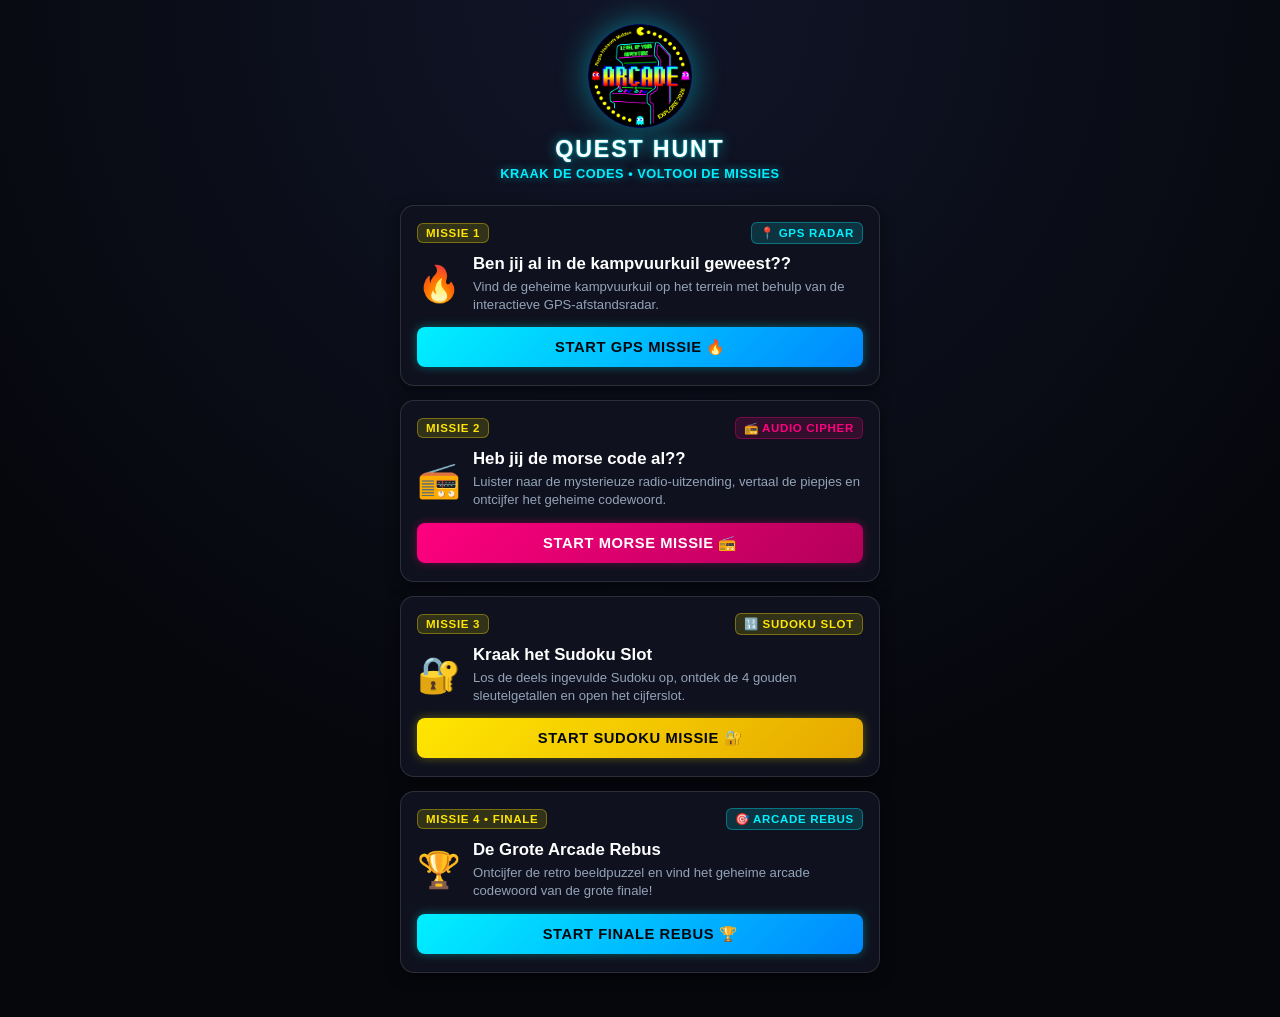
<file: quest_hunt/index.html>
<!DOCTYPE html>
<html lang="nl">
<head>
  <meta charset="UTF-8">
  <title>Explore 2026 - Quest Hunt</title>
  <meta http-equiv="refresh" content="0; url=quest_hunt_menu.html">
  <script>
    window.location.replace('quest_hunt_menu.html' + window.location.search);
  </script>
</head>
<body>
  <p>Laden van Quest Hunt Menu... <a href="quest_hunt_menu.html">Klik hier als je niet automatisch wordt doorgestuurd.</a></p>
</body>
</html>
</file>
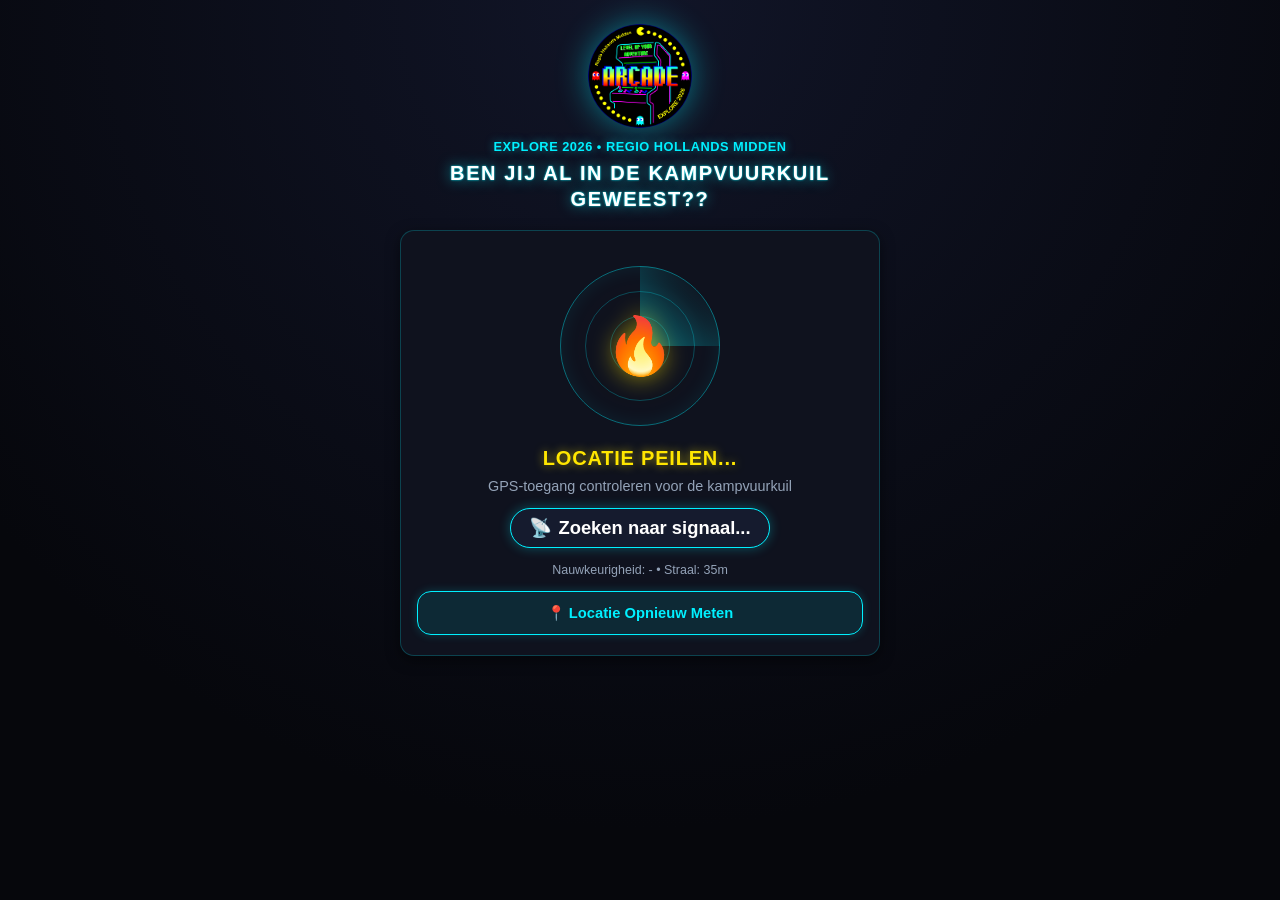
<file: ben_jij_in_de_KVK_geweest.html>
<!-- moge bne jij al in de kvk geeweest -->

<!-- ask for your location checks if it is in range of a set location. if so go to a url -->
<!-- meanwile show a nice page wiht th explore logo and the question " ben jij al in de kampvuurkuil geweest??"  -->

<!DOCTYPE html>
<html lang="nl">
<head>
  <meta charset="UTF-8">
  <meta name="viewport" content="width=device-width, initial-scale=1.0, maximum-scale=1.0, user-scalable=no">
  <title>Explore 2026 - Ben jij al in de kampvuurkuil geweest??</title>
  <meta name="description" content="Check of je al in de kampvuurkuil bent bij Explore 2026!">
  <link rel="icon" type="image/png" href="logo.png">
  
  <!-- Explore 2026 Arcade Thema Basis -->
  <link rel="stylesheet" href="style.css">

  <style>
    /* Aanvullende stijlen specifiek voor de Kampvuurkuil GPS Check */
    .kvk-card {
      background: var(--card);
      border: 1.5px solid var(--card-border);
      border-radius: var(--radius);
      padding: 20px 16px;
      display: flex;
      flex-direction: column;
      align-items: center;
      text-align: center;
      box-shadow: var(--shadow);
      position: relative;
      overflow: hidden;
      transition: border-color 0.3s ease, box-shadow 0.3s ease;
    }

    .kvk-card.in-range {
      border-color: var(--neon-green);
      box-shadow: 0 0 25px rgba(0, 255, 102, 0.4), inset 0 0 15px rgba(0, 255, 102, 0.15);
      animation: pulseGreen 2s infinite alternate;
    }

    @keyframes pulseGreen {
      0% { box-shadow: 0 0 16px rgba(0, 255, 102, 0.3); }
      100% { box-shadow: 0 0 28px rgba(0, 255, 102, 0.6); }
    }

    /* Radar & Kampvuur Visual */
    .radar-container {
      position: relative;
      width: 170px;
      height: 170px;
      margin: 10px 0 16px;
      display: flex;
      align-items: center;
      justify-content: center;
    }

    .radar-circle {
      position: absolute;
      border-radius: 50%;
      border: 1px solid rgba(0, 240, 255, 0.25);
    }
    .radar-circle.c1 { width: 60px; height: 60px; }
    .radar-circle.c2 { width: 110px; height: 110px; }
    .radar-circle.c3 { 
      width: 160px; 
      height: 160px; 
      border-color: rgba(0, 240, 255, 0.4);
      box-shadow: inset 0 0 20px rgba(0, 240, 255, 0.08);
    }

    .radar-sweep {
      position: absolute;
      width: 80px;
      height: 80px;
      top: 5px;
      left: 85px;
      transform-origin: 0% 100%;
      background: linear-gradient(45deg, rgba(0, 240, 255, 0.4) 0%, rgba(0, 240, 255, 0) 70%);
      border-radius: 0 100% 0 0;
      animation: sweep 3s linear infinite;
      pointer-events: none;
    }

    .kvk-card.in-range .radar-sweep {
      display: none;
    }

    @keyframes sweep {
      0% { transform: rotate(0deg); }
      100% { transform: rotate(360deg); }
    }

    /* Kampvuur Icoon & Vlammen */
    .fire-icon-wrap {
      position: relative;
      z-index: 2;
      font-size: 3.5rem;
      filter: drop-shadow(0 0 12px rgba(255, 230, 0, 0.6));
      transition: transform 0.3s ease;
      cursor: default;
    }

    .kvk-card.in-range .fire-icon-wrap {
      transform: scale(1.25);
      animation: fireRoar 0.6s ease-in-out infinite alternate;
      filter: drop-shadow(0 0 22px #ffe600) drop-shadow(0 0 35px #ff007f);
    }

    @keyframes fireRoar {
      0% { transform: scale(1.2) rotate(-3deg); }
      100% { transform: scale(1.3) rotate(3deg); }
    }

    /* Status Text & Badges */
    .status-title {
      font-size: 1.25rem;
      font-weight: 900;
      letter-spacing: 0.04em;
      margin-bottom: 8px;
      color: #ffffff;
      text-transform: uppercase;
    }

    .status-title.highlight {
      color: var(--neon-yellow);
      text-shadow: 0 0 10px rgba(255, 230, 0, 0.6);
    }

    .status-title.success {
      color: var(--neon-green);
      text-shadow: 0 0 12px rgba(0, 255, 102, 0.7);
    }

    .distance-badge {
      display: inline-flex;
      align-items: center;
      gap: 6px;
      background: #151b2e;
      border: 1.5px solid var(--neon-cyan);
      border-radius: 9999px;
      padding: 8px 18px;
      font-size: 1.15rem;
      font-weight: 800;
      color: #ffffff;
      box-shadow: 0 0 12px rgba(0, 240, 255, 0.3);
      margin: 10px 0;
    }

    .distance-badge.in-range {
      border-color: var(--neon-green);
      color: var(--neon-green);
      box-shadow: 0 0 16px rgba(0, 255, 102, 0.4);
    }

    /* Thermometer / Proximity Warmte-meter */
    .heat-meter-container {
      width: 100%;
      background: rgba(255, 255, 255, 0.05);
      border: 1px solid rgba(255, 255, 255, 0.1);
      border-radius: 12px;
      padding: 10px 14px;
      margin: 10px 0 14px;
      display: flex;
      flex-direction: column;
      gap: 6px;
    }

    .heat-meter-label {
      font-size: 0.8rem;
      font-weight: 700;
      text-transform: uppercase;
      letter-spacing: 0.05em;
      color: var(--text-muted);
      display: flex;
      justify-content: space-between;
    }

    .heat-meter-bar-bg {
      width: 100%;
      height: 10px;
      background: #080a14;
      border-radius: 999px;
      overflow: hidden;
      position: relative;
    }

    .heat-meter-bar-fill {
      height: 100%;
      width: 0%;
      background: linear-gradient(90deg, #00f0ff 0%, #ffe600 60%, #ff007f 100%);
      border-radius: 999px;
      transition: width 0.6s cubic-bezier(0.34, 1.56, 0.64, 1);
      box-shadow: 0 0 8px rgba(255, 230, 0, 0.5);
    }

    .heat-hint {
      font-size: 0.92rem;
      font-weight: 700;
      color: var(--neon-cyan);
    }

    .meta-info {
      font-size: 0.78rem;
      color: var(--text-muted);
      margin-top: 4px;
      line-height: 1.4;
    }

    /* Knoppen & Acties */
    .action-btn-main {
      width: 100%;
      background: linear-gradient(135deg, var(--neon-green) 0%, #00b347 100%);
      color: #04080e;
      border: none;
      border-radius: var(--radius);
      padding: 16px;
      font-size: 1.05rem;
      font-weight: 900;
      letter-spacing: 0.04em;
      text-transform: uppercase;
      cursor: pointer;
      box-shadow: 0 0 20px rgba(0, 255, 102, 0.4);
      display: inline-flex;
      align-items: center;
      justify-content: center;
      gap: 8px;
      text-decoration: none;
      margin-top: 12px;
      transition: transform 0.15s ease, filter 0.15s ease;
    }

    .action-btn-main:active {
      transform: scale(0.98);
      filter: brightness(1.1);
    }

    .action-btn-secondary {
      background: rgba(0, 240, 255, 0.1);
      border: 1.5px solid var(--neon-cyan);
      color: var(--neon-cyan);
      border-radius: var(--radius);
      padding: 12px 16px;
      font-size: 0.92rem;
      font-weight: 800;
      cursor: pointer;
      display: inline-flex;
      align-items: center;
      justify-content: center;
      gap: 6px;
      width: 100%;
      margin-top: 8px;
      text-decoration: none;
      box-shadow: 0 0 10px rgba(0, 240, 255, 0.2);
    }

    .action-btn-secondary:active {
      background: rgba(0, 240, 255, 0.2);
      transform: scale(0.98);
    }

    /* Countdown Banner */
    .countdown-banner {
      background: rgba(0, 255, 102, 0.12);
      border: 1px dashed var(--neon-green);
      border-radius: 8px;
      padding: 10px 14px;
      color: #ffffff;
      font-size: 0.88rem;
      font-weight: 700;
      margin-top: 12px;
      width: 100%;
      display: flex;
      align-items: center;
      justify-content: space-between;
      gap: 10px;
    }

    .btn-cancel-countdown {
      background: transparent;
      border: 1px solid rgba(255, 255, 255, 0.3);
      color: #cbd5e1;
      padding: 4px 10px;
      border-radius: 6px;
      font-size: 0.78rem;
      cursor: pointer;
    }

    /* Alert / Error box */
    .alert-box {
      background: rgba(255, 0, 127, 0.12);
      border: 1.5px solid var(--neon-pink);
      border-radius: var(--radius);
      padding: 14px;
      color: #ffffff;
      font-size: 0.88rem;
      line-height: 1.45;
      text-align: left;
      margin: 10px 0;
      width: 100%;
    }

    /* Collapsible Settings / Drawer */
    .settings-panel {
      background: #0b0e1b;
      border: 1px solid rgba(255, 255, 255, 0.1);
      border-radius: var(--radius);
      overflow: hidden;
      margin-top: 8px;
    }

    .settings-header {
      padding: 12px 16px;
      display: flex;
      justify-content: space-between;
      align-items: center;
      cursor: pointer;
      font-size: 0.85rem;
      font-weight: 700;
      color: var(--text-muted);
      user-select: none;
    }

    .settings-header:hover {
      color: #ffffff;
    }

    .settings-body {
      padding: 14px 16px 18px;
      border-top: 1px solid rgba(255, 255, 255, 0.08);
      display: flex;
      flex-direction: column;
      gap: 12px;
      text-align: left;
    }

    .form-group {
      display: flex;
      flex-direction: column;
      gap: 4px;
    }

    .form-group label {
      font-size: 0.75rem;
      font-weight: 700;
      color: var(--neon-cyan);
      text-transform: uppercase;
      letter-spacing: 0.04em;
    }

    .form-group input {
      background: #111524;
      border: 1px solid var(--card-border);
      border-radius: 8px;
      padding: 9px 12px;
      color: #ffffff;
      font-size: 0.88rem;
      outline: none;
    }

    .form-group input:focus {
      border-color: var(--neon-cyan);
      box-shadow: var(--glow-cyan);
    }

    .btn-row {
      display: flex;
      gap: 8px;
      flex-wrap: wrap;
    }

    .btn-sm-arcade {
      background: #151b2e;
      border: 1px solid var(--neon-yellow);
      color: var(--neon-yellow);
      padding: 8px 12px;
      border-radius: 8px;
      font-size: 0.8rem;
      font-weight: 800;
      cursor: pointer;
      flex: 1;
      text-align: center;
    }

    .btn-sm-arcade:active {
      background: rgba(255, 230, 0, 0.2);
    }

    /* Confetti Canvas */
    #confettiCanvas {
      position: fixed;
      top: 0;
      left: 0;
      width: 100vw;
      height: 100vh;
      pointer-events: none;
      z-index: 9999;
    }

    /* Toast bericht */
    .toast {
      position: fixed;
      bottom: 24px;
      left: 50%;
      transform: translateX(-50%) translateY(100px);
      background: #111524;
      border: 1.5px solid var(--neon-cyan);
      box-shadow: 0 0 16px rgba(0, 240, 255, 0.4);
      color: #ffffff;
      padding: 10px 20px;
      border-radius: 999px;
      font-size: 0.88rem;
      font-weight: 700;
      opacity: 0;
      transition: all 0.3s cubic-bezier(0.34, 1.56, 0.64, 1);
      z-index: 10000;
      white-space: nowrap;
    }

    .toast.show {
      transform: translateX(-50%) translateY(0);
      opacity: 1;
    }
  </style>
</head>
<body>
  <canvas id="confettiCanvas"></canvas>

  <div class="app">
    <!-- Header met Explore 2026 Arcade Logo -->
    <header>
      <img src="logo.png" alt="Explore 2026 Arcade Logo" class="app-logo">
      <div class="subtitle">Explore 2026 • Regio Hollands Midden</div>
      <h1 class="app-title" style="font-size: 1.25rem; line-height: 1.3; margin-top: 6px;">
        Ben jij al in de kampvuurkuil geweest??
      </h1>
    </header>

    <!-- Hoofd GPS Check Kaart -->
    <main class="kvk-card" id="kvkCard">
      <!-- Radar & Kampvuur visualisatie -->
      <div class="radar-container">
        <div class="radar-circle c3"></div>
        <div class="radar-circle c2"></div>
        <div class="radar-circle c1"></div>
        <div class="radar-sweep"></div>
        <div class="fire-icon-wrap" id="fireIcon" title="Kampvuurkuil">🔥</div>
      </div>

      <!-- Live status & Afstand -->
      <div class="status-title highlight" id="statusTitle">Locatie peilen...</div>
      <div id="statusSubtitle" style="font-size: 0.9rem; color: var(--text-muted); margin-bottom: 4px;">
        GPS-toegang controleren voor de kampvuurkuil
      </div>

      <!-- Grote afstandsbadge -->
      <div class="distance-badge" id="distanceBadge">
        <span id="distanceIcon">📡</span>
        <span id="distanceText">Zoeken naar signaal...</span>
      </div>

      <!-- Thermometer (Warm/Koud hint) -->
      <div class="heat-meter-container" id="heatMeterContainer" style="display: none;">
        <div class="heat-meter-label">
          <span>Thermometer</span>
          <span id="heatText" class="heat-hint">Koud... ❄️</span>
        </div>
        <div class="heat-meter-bar-bg">
          <div class="heat-meter-bar-fill" id="heatFill"></div>
        </div>
      </div>

      <!-- Extra GPS Nauwkeurigheid & Info -->
      <div class="meta-info" id="metaInfo">
        Nauwkeurigheid: <span id="accuracyVal">-</span> • Straal: <span id="radiusVal">35</span>m
      </div>

      <!-- Foutmelding / Instructies indien GPS uitstaat of geweigerd is -->
      <div id="alertBox" class="alert-box" style="display: none;">
        <strong>⚠️ Locatie niet beschikbaar:</strong>
        <div id="alertMsg" style="margin-top: 4px;"></div>
      </div>

      <!-- Automatische Countdown bij aankomst -->
      <div id="countdownBanner" class="countdown-banner" style="display: none;">
        <span>🚀 Doorsturen naar bestemming over <strong id="countdownSec">3</strong>s...</span>
        <button type="button" class="btn-cancel-countdown" id="cancelCountdownBtn">Pauzeren</button>
      </div>

      <!-- Actieknoppen -->
      <div style="width: 100%; margin-top: 4px;">
        <!-- Groene actieknop wanneer je binnen bereik bent -->
        <a id="btnGoTarget" href="#" class="action-btn-main" style="display: none;">
          🎉 Ga naar Bestemming! 🚀
        </a>

        <!-- Opnieuw peilen / Handmatig verversen knop -->
        <button type="button" id="btnRefreshGps" class="action-btn-secondary">
          📍 Locatie Opnieuw Meten
        </button>
      </div>
    </main>
  </div>

  <!-- Toast notificatie -->
  <div id="toast" class="toast">Instellingen opgeslagen!</div>

  <script>
    /**
     * Explore 2026 - Ben jij al in de kampvuurkuil geweest??
     * Geolocation radar & proximity check engine
     */
    
    // Standaardconfiguratie (Het Naaldenveld kampvuurkuil als standaard scoutinglocatie)
    const DEFAULT_CONFIG = {
      targetLat: 52.353681,
      targetLng: 4.570565,
      radiusMeters: 35,
      targetUrl: 'https://skenme.nl/qr/scan.php?ID=48dc9395dd',
      autoRedirectDelaySec: 3
    };

    const STORAGE_KEY = 'explore_kvk_config';

    // Actieve configuratie initialiseren (URL parameters > LocalStorage > Default)
    let currentConfig = loadConfig();
    let currentPosition = null;
    let watchId = null;
    let countdownTimer = null;
    let countdownRemaining = 3;
    let hasTriggeredSuccess = false;

    // DOM Elementen
    const elCard = document.getElementById('kvkCard');
    const elFireIcon = document.getElementById('fireIcon');
    const elStatusTitle = document.getElementById('statusTitle');
    const elStatusSubtitle = document.getElementById('statusSubtitle');
    const elDistanceBadge = document.getElementById('distanceBadge');
    const elDistanceIcon = document.getElementById('distanceIcon');
    const elDistanceText = document.getElementById('distanceText');
    const elHeatContainer = document.getElementById('heatMeterContainer');
    const elHeatText = document.getElementById('heatText');
    const elHeatFill = document.getElementById('heatFill');
    const elAccuracyVal = document.getElementById('accuracyVal');
    const elRadiusVal = document.getElementById('radiusVal');
    const elAlertBox = document.getElementById('alertBox');
    const elAlertMsg = document.getElementById('alertMsg');
    const elCountdownBanner = document.getElementById('countdownBanner');
    const elCountdownSec = document.getElementById('countdownSec');
    const elCancelCountdownBtn = document.getElementById('cancelCountdownBtn');
    const elBtnGoTarget = document.getElementById('btnGoTarget');
    const elBtnRefreshGps = document.getElementById('btnRefreshGps');
    const elToast = document.getElementById('toast');

    // Instellingen formulier elementen
    const elSettingsToggle = document.getElementById('settingsToggle');
    const elSettingsBody = document.getElementById('settingsBody');
    const elToggleArrow = document.getElementById('toggleArrow');
    const elCfgLat = document.getElementById('cfgLat');
    const elCfgLng = document.getElementById('cfgLng');
    const elCfgRadius = document.getElementById('cfgRadius');
    const elCfgTargetUrl = document.getElementById('cfgTargetUrl');
    const elBtnSaveConfig = document.getElementById('btnSaveConfig');
    const elBtnSetHere = document.getElementById('btnSetHere');
    const elBtnSimulateInside = document.getElementById('btnSimulateInside');
    const elBtnCopyShareLink = document.getElementById('btnCopyShareLink');
    const elBtnResetConfig = document.getElementById('btnResetConfig');

    /**
     * Configuratie inlezen met prioriteiten:
     * 1. URL Query parameters (?lat=...&lng=...&radius=...&url=...)
     * 2. Opgeslagen waarden in localStorage
     * 3. Standaard waarden (DEFAULT_CONFIG)
     */
    function loadConfig() {
      const urlParams = new URLSearchParams(window.location.search);
      let saved = {};
      try {
        saved = JSON.parse(localStorage.getItem(STORAGE_KEY)) || {};
      } catch (e) {}

      const lat = parseFloat(urlParams.get('lat') || urlParams.get('latitude') || saved.targetLat || DEFAULT_CONFIG.targetLat);
      const lng = parseFloat(urlParams.get('lng') || urlParams.get('lon') || urlParams.get('longitude') || saved.targetLng || DEFAULT_CONFIG.targetLng);
      const radius = parseFloat(urlParams.get('radius') || urlParams.get('r') || saved.radiusMeters || DEFAULT_CONFIG.radiusMeters);
      const target = urlParams.get('url') || urlParams.get('target') || urlParams.get('redirect') || saved.targetUrl || DEFAULT_CONFIG.targetUrl;

      return {
        targetLat: isNaN(lat) ? DEFAULT_CONFIG.targetLat : lat,
        targetLng: isNaN(lng) ? DEFAULT_CONFIG.targetLng : lng,
        radiusMeters: isNaN(radius) ? DEFAULT_CONFIG.radiusMeters : radius,
        targetUrl: target || DEFAULT_CONFIG.targetUrl,
        autoRedirectDelaySec: DEFAULT_CONFIG.autoRedirectDelaySec
      };
    }

    /**
     * Toon een tijdelijke melding (toast)
     */
    function showToast(message) {
      elToast.textContent = message;
      elToast.classList.add('show');
      setTimeout(() => elToast.classList.remove('show'), 2600);
    }

    /**
     * Haversine Formule om de afstand in meters over het aardoppervlak te berekenen
     */
    function calculateDistanceMeters(lat1, lon1, lat2, lon2) {
      const R = 6371e3; // Aardstraal in meters
      const rad = Math.PI / 180;
      const dLat = (lat2 - lat1) * rad;
      const dLon = (lon2 - lon1) * rad;
      const a =
        Math.sin(dLat / 2) * Math.sin(dLat / 2) +
        Math.cos(lat1 * rad) * Math.cos(lat2 * rad) *
        Math.sin(dLon / 2) * Math.sin(dLon / 2);
      const c = 2 * Math.atan2(Math.sqrt(a), Math.sqrt(1 - a));
      return R * c;
    }

    /**
     * Formatteer meters netjes (bijv. "18 m" of "1.4 km")
     */
    function formatDistance(meters) {
      if (meters < 1000) {
        return `${Math.round(meters)} meter`;
      }
      return `${(meters / 1000).toFixed(2)} km`;
    }

    /**
     * Bepaal de 'temperatuur' (warm/koud spelletje richting de kuil)
     */
    function getHeatState(distance, radius) {
      if (distance <= radius) {
        return { percent: 100, text: 'IN DE KUIL! 🔥🎪', color: 'var(--neon-green)' };
      }
      const diff = distance - radius;
      if (diff <= 25) {
        return { percent: 85, text: 'Heet! Je ruikt het hout! 🔥', color: 'var(--neon-yellow)' };
      }
      if (diff <= 75) {
        return { percent: 65, text: 'Lekker warm... Je nadert het vuur! 🍂', color: '#ff9900' };
      }
      if (diff <= 200) {
        return { percent: 40, text: 'Frisjes... Loop richting de rook! 🌲', color: 'var(--neon-cyan)' };
      }
      return { percent: 15, text: 'IJskoud! Nog een flink eind lopen ❄️', color: '#60a5fa' };
    }

    /**
     * Verwerk een bijgewerkte GPS positie
     */
    function handlePosition(position) {
      currentPosition = position;
      hideAlert();

      const userLat = position.coords.latitude;
      const userLng = position.coords.longitude;
      const accuracy = Math.round(position.coords.accuracy || 0);

      elAccuracyVal.textContent = `±${accuracy}m`;
      elRadiusVal.textContent = Math.round(currentConfig.radiusMeters);

      const distance = calculateDistanceMeters(
        userLat,
        userLng,
        currentConfig.targetLat,
        currentConfig.targetLng
      );

      const isInRange = distance <= currentConfig.radiusMeters;
      updateUI(distance, isInRange, accuracy);
    }

    /**
     * Werk alle UI-elementen bij op basis van de berekende afstand
     */
    function updateUI(distance, isInRange, accuracy) {
      const heat = getHeatState(distance, currentConfig.radiusMeters);
      elHeatContainer.style.display = 'flex';
      elHeatText.textContent = heat.text;
      elHeatText.style.color = heat.color;
      elHeatFill.style.width = `${heat.percent}%`;

      if (isInRange) {
        // GEARRIVEERD IN DE KAMPVUURKUIL!
        elCard.classList.add('in-range');
        elFireIcon.textContent = '🔥';
        elStatusTitle.textContent = '🔥 JE BENT IN DE KAMPVUURKUIL! 🔥';
        elStatusTitle.className = 'status-title success';
        elStatusSubtitle.textContent = `Je staat middenin het bereik (${formatDistance(distance)} van het middelpunt)`;
        
        elDistanceBadge.className = 'distance-badge in-range';
        elDistanceIcon.textContent = '🎪';
        elDistanceText.textContent = 'Doel bereikt!';

        elBtnGoTarget.href = currentConfig.targetUrl;
        elBtnGoTarget.style.display = 'inline-flex';

        if (!hasTriggeredSuccess) {
          hasTriggeredSuccess = true;
          startConfetti();
          startRedirectCountdown();
        }
      } else {
        // Nog buiten bereik
        elCard.classList.remove('in-range');
        elFireIcon.textContent = '🏕️';
        elStatusTitle.textContent = 'Nog even doorlopen...';
        elStatusTitle.className = 'status-title highlight';
        elStatusSubtitle.textContent = 'Blijf doorlopen tot je bij het kampvuur bent!';

        elDistanceBadge.className = 'distance-badge';
        elDistanceIcon.textContent = '📍';
        elDistanceText.textContent = `Nog ${formatDistance(distance)}`;

        elBtnGoTarget.style.display = 'none';
        stopRedirectCountdown();
      }
    }

    /**
     * Foutafhandeling van de Geolocation API
     */
    function handleLocationError(error) {
      let msg = '';
      switch (error.code) {
        case error.PERMISSION_DENIED:
          msg = 'Locatietoegang is geweigerd. Geef deze browser toestemming voor je locatie via je browser- of toestelinstellingen om de kuil te detecteren.';
          break;
        case error.POSITION_UNAVAILABLE:
          msg = 'GPS-signaal niet beschikbaar. Zorg dat je locatieservices/GPS aanstaan en dat je een open zicht op de hemel hebt.';
          break;
        case error.TIMEOUT:
          msg = 'Het opvragen van de GPS-locatie duurde te lang. Druk hieronder op "Locatie Opnieuw Meten".';
          break;
        default:
          msg = 'Er trad een onbekende fout op bij het bepalen van je locatie (' + error.message + ').';
      }
      showAlert(msg);
      elStatusTitle.textContent = 'GPS Signaal Nodig';
      elStatusTitle.className = 'status-title';
      elDistanceText.textContent = 'Locatie onbekend';
      elHeatContainer.style.display = 'none';
    }

    function showAlert(msg) {
      elAlertMsg.textContent = msg;
      elAlertBox.style.display = 'block';
    }

    function hideAlert() {
      elAlertBox.style.display = 'none';
    }

    /**
     * Start continue GPS monitoring
     */
    function startLocationWatch() {
      if (!('geolocation' in navigator)) {
        showAlert('Helaas ondersteunt deze browser geen GPS-geolocatie.');
        return;
      }

      elStatusTitle.textContent = 'Locatie peilen...';
      elStatusTitle.className = 'status-title highlight';
      elDistanceText.textContent = 'GPS verbinden...';

      const options = {
        enableHighAccuracy: true,
        timeout: 15000,
        maximumAge: 3000
      };

      // Stop eventuele eerdere watch
      if (watchId !== null) {
        navigator.geolocation.clearWatch(watchId);
      }

      // Eerst een directe getCurrentPosition voor snelle feedback
      navigator.geolocation.getCurrentPosition(handlePosition, handleLocationError, options);

      // Daarna continu monitoren terwijl de scout naar het vuur loopt
      watchId = navigator.geolocation.watchPosition(handlePosition, handleLocationError, options);
    }

    /**
     * Automatische countdown timer om door te sturen naar de doel-URL
     */
    function startRedirectCountdown() {
      countdownRemaining = currentConfig.autoRedirectDelaySec || 3;
      elCountdownSec.textContent = countdownRemaining;
      elCountdownBanner.style.display = 'flex';

      clearInterval(countdownTimer);
      countdownTimer = setInterval(() => {
        countdownRemaining--;
        if (countdownRemaining <= 0) {
          clearInterval(countdownTimer);
          window.location.href = currentConfig.targetUrl;
        } else {
          elCountdownSec.textContent = countdownRemaining;
        }
      }, 1000);
    }

    function stopRedirectCountdown() {
      clearInterval(countdownTimer);
      elCountdownBanner.style.display = 'none';
    }

    // Handmatig annuleren van de countdown
    elCancelCountdownBtn.addEventListener('click', () => {
      stopRedirectCountdown();
      showToast('Automatisch doorsturen gepauzeerd');
    });

    // Opnieuw GPS peilen
    elBtnRefreshGps.addEventListener('click', () => {
      startLocationWatch();
      showToast('GPS wordt opnieuw gepeild...');
    });

    /**
     * Feestelijke confetti animatie op een HTML5 Canvas (vanuit het Explore logo palet)
     */
    function startConfetti() {
      const canvas = document.getElementById('confettiCanvas');
      const ctx = canvas.getContext('2d');
      canvas.width = window.innerWidth;
      canvas.height = window.innerHeight;

      const colors = ['#00f0ff', '#ff007f', '#ffe600', '#00ff66', '#ffffff'];
      const particles = [];
      const particleCount = 75;

      for (let i = 0; i < particleCount; i++) {
        particles.push({
          x: canvas.width / 2 + (Math.random() - 0.5) * 60,
          y: canvas.height / 2 + (Math.random() - 0.5) * 60,
          vx: (Math.random() - 0.5) * 12,
          vy: (Math.random() - 1.2) * 14,
          size: Math.random() * 8 + 4,
          color: colors[Math.floor(Math.random() * colors.length)],
          rotation: Math.random() * 360,
          rotSpeed: (Math.random() - 0.5) * 15,
          gravity: 0.38,
          alpha: 1,
          decay: Math.random() * 0.012 + 0.008
        });
      }

      function animate() {
        ctx.clearRect(0, 0, canvas.width, canvas.height);
        let alive = 0;

        particles.forEach(p => {
          if (p.alpha > 0) {
            alive++;
            p.x += p.vx;
            p.y += p.vy;
            p.vy += p.gravity;
            p.rotation += p.rotSpeed;
            p.alpha -= p.decay;

            ctx.save();
            ctx.translate(p.x, p.y);
            ctx.rotate((p.rotation * Math.PI) / 180);
            ctx.fillStyle = p.color;
            ctx.globalAlpha = Math.max(0, p.alpha);
            ctx.fillRect(-p.size / 2, -p.size / 2, p.size, p.size * 0.7);
            ctx.restore();
          }
        });

        if (alive > 0) {
          requestAnimationFrame(animate);
        } else {
          ctx.clearRect(0, 0, canvas.width, canvas.height);
        }
      }

      requestAnimationFrame(animate);
    }

    /**
     * Beheerpaneel / Instellingen formulier initialiseren
     */
    function initSettingsUI() {
      elCfgLat.value = currentConfig.targetLat;
      elCfgLng.value = currentConfig.targetLng;
      elCfgRadius.value = currentConfig.radiusMeters;
      elCfgTargetUrl.value = currentConfig.targetUrl;
      elRadiusVal.textContent = Math.round(currentConfig.radiusMeters);

      // Uitklappen / inklappen
      elSettingsToggle.addEventListener('click', () => {
        const isHidden = elSettingsBody.style.display === 'none';
        elSettingsBody.style.display = isHidden ? 'flex' : 'none';
        elToggleArrow.textContent = isHidden ? '▲' : '▼';
      });

      // Opslaan naar localStorage
      elBtnSaveConfig.addEventListener('click', () => {
        const lat = parseFloat(elCfgLat.value);
        const lng = parseFloat(elCfgLng.value);
        const radius = parseFloat(elCfgRadius.value);
        const target = elCfgTargetUrl.value.trim() || 'index.html';

        if (isNaN(lat) || isNaN(lng) || isNaN(radius)) {
          alert('Vul geldige getallen in voor coördinaten en straal.');
          return;
        }

        currentConfig.targetLat = lat;
        currentConfig.targetLng = lng;
        currentConfig.radiusMeters = radius;
        currentConfig.targetUrl = target;

        try {
          localStorage.setItem(STORAGE_KEY, JSON.stringify(currentConfig));
        } catch (e) {}

        showToast('Instellingen opgeslagen!');
        if (currentPosition) {
          handlePosition(currentPosition);
        } else {
          startLocationWatch();
        }
      });

      // Huidige positie instellen als kampvuurkuil
      elBtnSetHere.addEventListener('click', () => {
        if (!currentPosition) {
          alert('Wacht even tot je huidige GPS-positie is vastgesteld.');
          return;
        }
        elCfgLat.value = currentPosition.coords.latitude.toFixed(6);
        elCfgLng.value = currentPosition.coords.longitude.toFixed(6);
        elBtnSaveConfig.click();
        showToast('📍 Huidige locatie ingesteld als Kampvuurkuil!');
      });

      // Simuleer direct 'In de Kuil' (ideaal voor testen zonder naar het bos te lopen)
      elBtnSimulateInside.addEventListener('click', () => {
        const fakePos = {
          coords: {
            latitude: currentConfig.targetLat,
            longitude: currentConfig.targetLng,
            accuracy: 5
          }
        };
        handlePosition(fakePos);
        showToast('🎮 Testmodus geactiveerd: Simuleert positie in KVK');
      });

      // Deelbare QR/URL link kopiëren met de ingestelde parameters
      elBtnCopyShareLink.addEventListener('click', () => {
        const url = new URL(window.location.href);
        url.searchParams.set('lat', currentConfig.targetLat);
        url.searchParams.set('lng', currentConfig.targetLng);
        url.searchParams.set('radius', currentConfig.radiusMeters);
        url.searchParams.set('url', currentConfig.targetUrl);

        navigator.clipboard.writeText(url.toString())
          .then(() => showToast('🔗 Deelbare link gekopieerd!'))
          .catch(() => prompt('Kopieer deze link:', url.toString()));
      });

      // Reset naar standaardinstellingen
      elBtnResetConfig.addEventListener('click', () => {
        if (confirm('Wil je de coördinaten resetten naar de standaardwaarden?')) {
          try {
            localStorage.removeItem(STORAGE_KEY);
          } catch (e) {}
          currentConfig = { ...DEFAULT_CONFIG };
          initSettingsUI();
          showToast('Coördinaten hersteld naar standaard');
          if (currentPosition) handlePosition(currentPosition);
        }
      });
    }

    // Start initialisatie zodra de DOM klaar is
    document.addEventListener('DOMContentLoaded', () => {
      initSettingsUI();
      startLocationWatch();
    });
  </script>
</body>
</html>
</file>
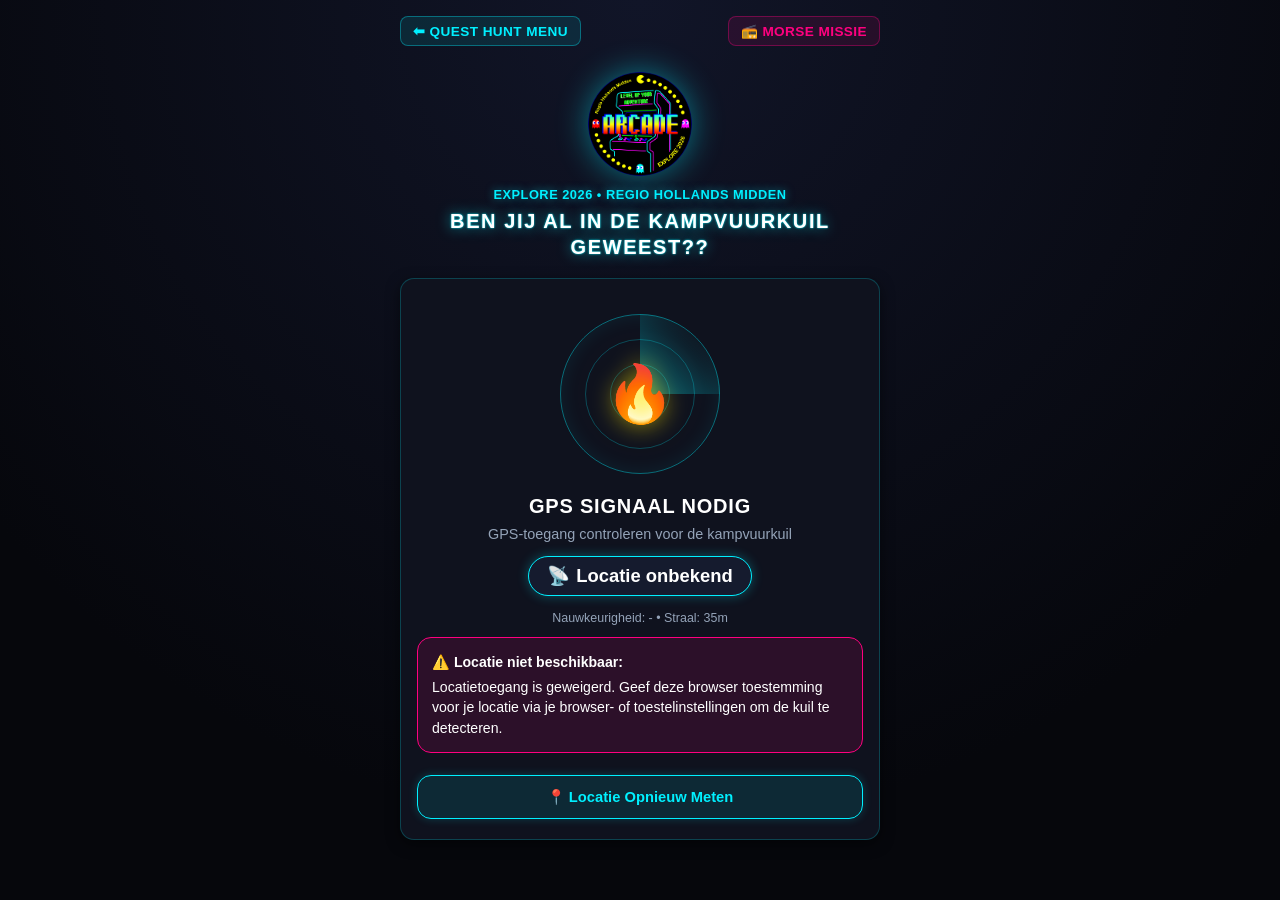
<file: quest_hunt/ben_jij_in_de_KVK_geweest.html>
<!DOCTYPE html>
<html lang="nl">
<head>
  <meta charset="UTF-8">
  <meta name="viewport" content="width=device-width, initial-scale=1.0, maximum-scale=1.0, user-scalable=no">
  <title>Explore 2026 - Ben jij al in de kampvuurkuil geweest??</title>
  <meta name="description" content="Check of je al in de kampvuurkuil bent bij Explore 2026!">
  <link rel="icon" type="image/png" href="../logo.png">
  
  <!-- Explore 2026 Arcade Thema Basis -->
  <link rel="stylesheet" href="../style.css">

  <style>
    /* Aanvullende stijlen specifiek voor de Kampvuurkuil GPS Check */
    .nav-top-bar {
      display: flex;
      justify-content: space-between;
      align-items: center;
      width: 100%;
      margin-bottom: 4px;
    }

    .nav-back-link {
      display: inline-flex;
      align-items: center;
      gap: 6px;
      color: var(--neon-cyan);
      text-decoration: none;
      font-size: 0.85rem;
      font-weight: 800;
      letter-spacing: 0.03em;
      text-transform: uppercase;
      padding: 6px 12px;
      background: rgba(0, 240, 255, 0.1);
      border: 1px solid rgba(0, 240, 255, 0.35);
      border-radius: 8px;
      transition: all 0.15s ease;
    }

    .nav-back-link:active {
      background: rgba(0, 240, 255, 0.25);
      transform: scale(0.97);
    }

    .kvk-card {
      background: var(--card);
      border: 1.5px solid var(--card-border);
      border-radius: var(--radius);
      padding: 20px 16px;
      display: flex;
      flex-direction: column;
      align-items: center;
      text-align: center;
      box-shadow: var(--shadow);
      position: relative;
      overflow: hidden;
      transition: border-color 0.3s ease, box-shadow 0.3s ease;
    }

    .kvk-card.in-range {
      border-color: var(--neon-green);
      box-shadow: 0 0 25px rgba(0, 255, 102, 0.4), inset 0 0 15px rgba(0, 255, 102, 0.15);
      animation: pulseGreen 2s infinite alternate;
    }

    @keyframes pulseGreen {
      0% { box-shadow: 0 0 16px rgba(0, 255, 102, 0.3); }
      100% { box-shadow: 0 0 28px rgba(0, 255, 102, 0.6); }
    }

    /* Radar & Kampvuur Visual */
    .radar-container {
      position: relative;
      width: 170px;
      height: 170px;
      margin: 10px 0 16px;
      display: flex;
      align-items: center;
      justify-content: center;
    }

    .radar-circle {
      position: absolute;
      border-radius: 50%;
      border: 1px solid rgba(0, 240, 255, 0.25);
    }
    .radar-circle.c1 { width: 60px; height: 60px; }
    .radar-circle.c2 { width: 110px; height: 110px; }
    .radar-circle.c3 { 
      width: 160px; 
      height: 160px; 
      border-color: rgba(0, 240, 255, 0.4);
      box-shadow: inset 0 0 20px rgba(0, 240, 255, 0.08);
    }

    .radar-sweep {
      position: absolute;
      width: 80px;
      height: 80px;
      top: 5px;
      left: 85px;
      transform-origin: 0% 100%;
      background: linear-gradient(45deg, rgba(0, 240, 255, 0.4) 0%, rgba(0, 240, 255, 0) 70%);
      border-radius: 0 100% 0 0;
      animation: sweep 3s linear infinite;
      pointer-events: none;
    }

    .kvk-card.in-range .radar-sweep {
      display: none;
    }

    @keyframes sweep {
      0% { transform: rotate(0deg); }
      100% { transform: rotate(360deg); }
    }

    /* Kampvuur Icoon & Vlammen */
    .fire-icon-wrap {
      position: relative;
      z-index: 2;
      font-size: 3.5rem;
      filter: drop-shadow(0 0 12px rgba(255, 230, 0, 0.6));
      transition: transform 0.3s ease;
      cursor: default;
    }

    .kvk-card.in-range .fire-icon-wrap {
      transform: scale(1.25);
      animation: fireRoar 0.6s ease-in-out infinite alternate;
      filter: drop-shadow(0 0 22px #ffe600) drop-shadow(0 0 35px #ff007f);
    }

    @keyframes fireRoar {
      0% { transform: scale(1.2) rotate(-3deg); }
      100% { transform: scale(1.3) rotate(3deg); }
    }

    /* Status Text & Badges */
    .status-title {
      font-size: 1.25rem;
      font-weight: 900;
      letter-spacing: 0.04em;
      margin-bottom: 8px;
      color: #ffffff;
      text-transform: uppercase;
    }

    .status-title.highlight {
      color: var(--neon-yellow);
      text-shadow: 0 0 10px rgba(255, 230, 0, 0.6);
    }

    .status-title.success {
      color: var(--neon-green);
      text-shadow: 0 0 12px rgba(0, 255, 102, 0.7);
    }

    .distance-badge {
      display: inline-flex;
      align-items: center;
      gap: 6px;
      background: #151b2e;
      border: 1.5px solid var(--neon-cyan);
      border-radius: 9999px;
      padding: 8px 18px;
      font-size: 1.15rem;
      font-weight: 800;
      color: #ffffff;
      box-shadow: 0 0 12px rgba(0, 240, 255, 0.3);
      margin: 10px 0;
    }

    .distance-badge.in-range {
      border-color: var(--neon-green);
      color: var(--neon-green);
      box-shadow: 0 0 16px rgba(0, 255, 102, 0.4);
    }

    /* Thermometer / Proximity Warmte-meter */
    .heat-meter-container {
      width: 100%;
      background: rgba(255, 255, 255, 0.05);
      border: 1px solid rgba(255, 255, 255, 0.1);
      border-radius: 12px;
      padding: 10px 14px;
      margin: 10px 0 14px;
      display: flex;
      flex-direction: column;
      gap: 6px;
    }

    .heat-meter-label {
      font-size: 0.8rem;
      font-weight: 700;
      text-transform: uppercase;
      letter-spacing: 0.05em;
      color: var(--text-muted);
      display: flex;
      justify-content: space-between;
    }

    .heat-meter-bar-bg {
      width: 100%;
      height: 10px;
      background: #080a14;
      border-radius: 999px;
      overflow: hidden;
      position: relative;
    }

    .heat-meter-bar-fill {
      height: 100%;
      width: 0%;
      background: linear-gradient(90deg, #00f0ff 0%, #ffe600 60%, #ff007f 100%);
      border-radius: 999px;
      transition: width 0.6s cubic-bezier(0.34, 1.56, 0.64, 1);
      box-shadow: 0 0 8px rgba(255, 230, 0, 0.5);
    }

    .heat-hint {
      font-size: 0.92rem;
      font-weight: 700;
      color: var(--neon-cyan);
    }

    .meta-info {
      font-size: 0.78rem;
      color: var(--text-muted);
      margin-top: 4px;
      line-height: 1.4;
    }

    /* Knoppen & Acties */
    .action-btn-main {
      width: 100%;
      background: linear-gradient(135deg, var(--neon-green) 0%, #00b347 100%);
      color: #04080e;
      border: none;
      border-radius: var(--radius);
      padding: 16px;
      font-size: 1.05rem;
      font-weight: 900;
      letter-spacing: 0.04em;
      text-transform: uppercase;
      cursor: pointer;
      box-shadow: 0 0 20px rgba(0, 255, 102, 0.4);
      display: inline-flex;
      align-items: center;
      justify-content: center;
      gap: 8px;
      text-decoration: none;
      margin-top: 12px;
      transition: transform 0.15s ease, filter 0.15s ease;
    }

    .action-btn-main:active {
      transform: scale(0.98);
      filter: brightness(1.1);
    }

    .action-btn-secondary {
      background: rgba(0, 240, 255, 0.1);
      border: 1.5px solid var(--neon-cyan);
      color: var(--neon-cyan);
      border-radius: var(--radius);
      padding: 12px 16px;
      font-size: 0.92rem;
      font-weight: 800;
      cursor: pointer;
      display: inline-flex;
      align-items: center;
      justify-content: center;
      gap: 6px;
      width: 100%;
      margin-top: 8px;
      text-decoration: none;
      box-shadow: 0 0 10px rgba(0, 240, 255, 0.2);
    }

    .action-btn-secondary:active {
      background: rgba(0, 240, 255, 0.2);
      transform: scale(0.98);
    }

    /* Countdown Banner */
    .countdown-banner {
      background: rgba(0, 255, 102, 0.12);
      border: 1px dashed var(--neon-green);
      border-radius: 8px;
      padding: 10px 14px;
      color: #ffffff;
      font-size: 0.88rem;
      font-weight: 700;
      margin-top: 12px;
      width: 100%;
      display: flex;
      align-items: center;
      justify-content: space-between;
      gap: 10px;
    }

    .btn-cancel-countdown {
      background: transparent;
      border: 1px solid rgba(255, 255, 255, 0.3);
      color: #cbd5e1;
      padding: 4px 10px;
      border-radius: 6px;
      font-size: 0.78rem;
      cursor: pointer;
    }

    /* Alert / Error box */
    .alert-box {
      background: rgba(255, 0, 127, 0.12);
      border: 1.5px solid var(--neon-pink);
      border-radius: var(--radius);
      padding: 14px;
      color: #ffffff;
      font-size: 0.88rem;
      line-height: 1.45;
      text-align: left;
      margin: 10px 0;
      width: 100%;
    }

    /* Collapsible Settings / Drawer */
    .settings-panel {
      background: #0b0e1b;
      border: 1px solid rgba(255, 255, 255, 0.1);
      border-radius: var(--radius);
      overflow: hidden;
      margin-top: 8px;
    }

    .settings-header {
      padding: 12px 16px;
      display: flex;
      justify-content: space-between;
      align-items: center;
      cursor: pointer;
      font-size: 0.85rem;
      font-weight: 700;
      color: var(--text-muted);
      user-select: none;
    }

    .settings-header:hover {
      color: #ffffff;
    }

    .settings-body {
      padding: 14px 16px 18px;
      border-top: 1px solid rgba(255, 255, 255, 0.08);
      display: flex;
      flex-direction: column;
      gap: 12px;
      text-align: left;
    }

    .form-group {
      display: flex;
      flex-direction: column;
      gap: 4px;
    }

    .form-group label {
      font-size: 0.75rem;
      font-weight: 700;
      color: var(--neon-cyan);
      text-transform: uppercase;
      letter-spacing: 0.04em;
    }

    .form-group input {
      background: #111524;
      border: 1px solid var(--card-border);
      border-radius: 8px;
      padding: 9px 12px;
      color: #ffffff;
      font-size: 0.88rem;
      outline: none;
    }

    .form-group input:focus {
      border-color: var(--neon-cyan);
      box-shadow: var(--glow-cyan);
    }

    .btn-row {
      display: flex;
      gap: 8px;
      flex-wrap: wrap;
    }

    .btn-sm-arcade {
      background: #151b2e;
      border: 1px solid var(--neon-yellow);
      color: var(--neon-yellow);
      padding: 8px 12px;
      border-radius: 8px;
      font-size: 0.8rem;
      font-weight: 800;
      cursor: pointer;
      flex: 1;
      text-align: center;
    }

    .btn-sm-arcade:active {
      background: rgba(255, 230, 0, 0.2);
    }

    /* Confetti Canvas */
    #confettiCanvas {
      position: fixed;
      top: 0;
      left: 0;
      width: 100vw;
      height: 100vh;
      pointer-events: none;
      z-index: 9999;
    }

    /* Toast bericht */
    .toast {
      position: fixed;
      bottom: 24px;
      left: 50%;
      transform: translateX(-50%) translateY(100px);
      background: #111524;
      border: 1.5px solid var(--neon-cyan);
      box-shadow: 0 0 16px rgba(0, 240, 255, 0.4);
      color: #ffffff;
      padding: 10px 20px;
      border-radius: 999px;
      font-size: 0.88rem;
      font-weight: 700;
      opacity: 0;
      transition: all 0.3s cubic-bezier(0.34, 1.56, 0.64, 1);
      z-index: 10000;
      white-space: nowrap;
    }

    .toast.show {
      transform: translateX(-50%) translateY(0);
      opacity: 1;
    }
  </style>
</head>
<body>
  <canvas id="confettiCanvas"></canvas>

  <div class="app">
    <!-- Bovenbalk met teruglink naar menu -->
    <div class="nav-top-bar">
      <a href="quest_hunt_menu.html" class="nav-back-link">
        ⬅ Quest Hunt Menu
      </a>
      <a href="heb_jij_de_morse_code_all.html" class="nav-back-link" style="color: var(--neon-pink); border-color: rgba(255, 0, 127, 0.35); background: rgba(255, 0, 127, 0.1);">
        📻 Morse Missie
      </a>
    </div>

    <!-- Header met Explore 2026 Arcade Logo -->
    <header>
      <img src="../logo.png" alt="Explore 2026 Arcade Logo" class="app-logo">
      <div class="subtitle">Explore 2026 • Regio Hollands Midden</div>
      <h1 class="app-title" style="font-size: 1.25rem; line-height: 1.3; margin-top: 6px;">
        Ben jij al in de kampvuurkuil geweest??
      </h1>
    </header>

    <!-- Hoofd GPS Check Kaart -->
    <main class="kvk-card" id="kvkCard">
      <!-- Radar & Kampvuur visualisatie -->
      <div class="radar-container">
        <div class="radar-circle c3"></div>
        <div class="radar-circle c2"></div>
        <div class="radar-circle c1"></div>
        <div class="radar-sweep"></div>
        <div class="fire-icon-wrap" id="fireIcon" title="Kampvuurkuil">🔥</div>
      </div>

      <!-- Live status & Afstand -->
      <div class="status-title highlight" id="statusTitle">Locatie peilen...</div>
      <div id="statusSubtitle" style="font-size: 0.9rem; color: var(--text-muted); margin-bottom: 4px;">
        GPS-toegang controleren voor de kampvuurkuil
      </div>

      <!-- Grote afstandsbadge -->
      <div class="distance-badge" id="distanceBadge">
        <span id="distanceIcon">📡</span>
        <span id="distanceText">Zoeken naar signaal...</span>
      </div>

      <!-- Thermometer (Warm/Koud hint) -->
      <div class="heat-meter-container" id="heatMeterContainer" style="display: none;">
        <div class="heat-meter-label">
          <span>Thermometer</span>
          <span id="heatText" class="heat-hint">Koud... ❄️</span>
        </div>
        <div class="heat-meter-bar-bg">
          <div class="heat-meter-bar-fill" id="heatFill"></div>
        </div>
      </div>

      <!-- Extra GPS Nauwkeurigheid & Info -->
      <div class="meta-info" id="metaInfo">
        Nauwkeurigheid: <span id="accuracyVal">-</span> • Straal: <span id="radiusVal">35</span>m
      </div>

      <!-- Foutmelding / Instructies indien GPS uitstaat of geweigerd is -->
      <div id="alertBox" class="alert-box" style="display: none;">
        <strong>⚠️ Locatie niet beschikbaar:</strong>
        <div id="alertMsg" style="margin-top: 4px;"></div>
      </div>

      <!-- Automatische Countdown bij aankomst -->
      <div id="countdownBanner" class="countdown-banner" style="display: none;">
        <span>🚀 Doorsturen naar bestemming over <strong id="countdownSec">3</strong>s...</span>
        <button type="button" class="btn-cancel-countdown" id="cancelCountdownBtn">Pauzeren</button>
      </div>

      <!-- Actieknoppen -->
      <div style="width: 100%; margin-top: 4px;">
        <!-- Groene actieknop wanneer je binnen bereik bent -->
        <a id="btnGoTarget" href="#" class="action-btn-main" style="display: none;">
          🎉 Ga naar Bestemming! 🚀
        </a>

        <!-- Opnieuw peilen / Handmatig verversen knop -->
        <button type="button" id="btnRefreshGps" class="action-btn-secondary">
          📍 Locatie Opnieuw Meten
        </button>
      </div>
    </main>

  </div>

  <!-- Toast notificatie -->
  <div id="toast" class="toast">Instellingen opgeslagen!</div>

  <script>
    /**
     * Explore 2026 - Ben jij al in de kampvuurkuil geweest??
     * Geolocation radar & proximity check engine
     */
    
    // Standaardconfiguratie (Het Naaldenveld kampvuurkuil als standaard scoutinglocatie)
    const DEFAULT_CONFIG = {
      targetLat: 52.353681,
      targetLng: 4.570565,
      radiusMeters: 35,
      targetUrl: 'https://skenme.nl/qr/scan.php?ID=48dc9395dd',
      autoRedirectDelaySec: 3
    };

    const STORAGE_KEY = 'explore_kvk_config';

    // Actieve configuratie initialiseren (URL parameters > LocalStorage > Default)
    let currentConfig = loadConfig();
    let currentPosition = null;
    let watchId = null;
    let countdownTimer = null;
    let countdownRemaining = 3;
    let hasTriggeredSuccess = false;

    // DOM Elementen
    const elCard = document.getElementById('kvkCard');
    const elFireIcon = document.getElementById('fireIcon');
    const elStatusTitle = document.getElementById('statusTitle');
    const elStatusSubtitle = document.getElementById('statusSubtitle');
    const elDistanceBadge = document.getElementById('distanceBadge');
    const elDistanceIcon = document.getElementById('distanceIcon');
    const elDistanceText = document.getElementById('distanceText');
    const elHeatContainer = document.getElementById('heatMeterContainer');
    const elHeatText = document.getElementById('heatText');
    const elHeatFill = document.getElementById('heatFill');
    const elAccuracyVal = document.getElementById('accuracyVal');
    const elRadiusVal = document.getElementById('radiusVal');
    const elAlertBox = document.getElementById('alertBox');
    const elAlertMsg = document.getElementById('alertMsg');
    const elCountdownBanner = document.getElementById('countdownBanner');
    const elCountdownSec = document.getElementById('countdownSec');
    const elCancelCountdownBtn = document.getElementById('cancelCountdownBtn');
    const elBtnGoTarget = document.getElementById('btnGoTarget');
    const elBtnRefreshGps = document.getElementById('btnRefreshGps');
    const elToast = document.getElementById('toast');

    // Instellingen formulier elementen
    const elSettingsToggle = document.getElementById('settingsToggle');
    const elSettingsBody = document.getElementById('settingsBody');
    const elToggleArrow = document.getElementById('toggleArrow');
    const elCfgLat = document.getElementById('cfgLat');
    const elCfgLng = document.getElementById('cfgLng');
    const elCfgRadius = document.getElementById('cfgRadius');
    const elCfgTargetUrl = document.getElementById('cfgTargetUrl');
    const elBtnSaveConfig = document.getElementById('btnSaveConfig');
    const elBtnSetHere = document.getElementById('btnSetHere');
    const elBtnSimulateInside = document.getElementById('btnSimulateInside');
    const elBtnCopyShareLink = document.getElementById('btnCopyShareLink');
    const elBtnResetConfig = document.getElementById('btnResetConfig');

    /**
     * Configuratie inlezen met prioriteiten:
     * 1. URL Query parameters (?lat=...&lng=...&radius=...&url=...)
     * 2. Opgeslagen waarden in localStorage
     * 3. Standaard waarden (DEFAULT_CONFIG)
     */
    function loadConfig() {
      const urlParams = new URLSearchParams(window.location.search);
      let saved = {};
      try {
        saved = JSON.parse(localStorage.getItem(STORAGE_KEY)) || {};
      } catch (e) {}

      const lat = parseFloat(urlParams.get('lat') || urlParams.get('latitude') || saved.targetLat || DEFAULT_CONFIG.targetLat);
      const lng = parseFloat(urlParams.get('lng') || urlParams.get('lon') || urlParams.get('longitude') || saved.targetLng || DEFAULT_CONFIG.targetLng);
      const radius = parseFloat(urlParams.get('radius') || urlParams.get('r') || saved.radiusMeters || DEFAULT_CONFIG.radiusMeters);
      const target = urlParams.get('url') || urlParams.get('target') || urlParams.get('redirect') || saved.targetUrl || DEFAULT_CONFIG.targetUrl;

      return {
        targetLat: isNaN(lat) ? DEFAULT_CONFIG.targetLat : lat,
        targetLng: isNaN(lng) ? DEFAULT_CONFIG.targetLng : lng,
        radiusMeters: isNaN(radius) ? DEFAULT_CONFIG.radiusMeters : radius,
        targetUrl: target || DEFAULT_CONFIG.targetUrl,
        autoRedirectDelaySec: DEFAULT_CONFIG.autoRedirectDelaySec
      };
    }

    /**
     * Toon een tijdelijke melding (toast)
     */
    function showToast(message) {
      if (!elToast) return;
      elToast.textContent = message;
      elToast.classList.add('show');
      setTimeout(() => elToast.classList.remove('show'), 2600);
    }

    /**
     * Haversine Formule om de afstand in meters over het aardoppervlak te berekenen
     */
    function calculateDistanceMeters(lat1, lon1, lat2, lon2) {
      const R = 6371e3; // Aardstraal in meters
      const rad = Math.PI / 180;
      const dLat = (lat2 - lat1) * rad;
      const dLon = (lon2 - lon1) * rad;
      const a =
        Math.sin(dLat / 2) * Math.sin(dLat / 2) +
        Math.cos(lat1 * rad) * Math.cos(lat2 * rad) *
        Math.sin(dLon / 2) * Math.sin(dLon / 2);
      const c = 2 * Math.atan2(Math.sqrt(a), Math.sqrt(1 - a));
      return R * c;
    }

    /**
     * Formatteer meters netjes (bijv. "18 m" of "1.4 km")
     */
    function formatDistance(meters) {
      if (meters < 1000) {
        return `${Math.round(meters)} meter`;
      }
      return `${(meters / 1000).toFixed(2)} km`;
    }

    /**
     * Bepaal de 'temperatuur' (warm/koud spelletje richting de kuil)
     */
    function getHeatState(distance, radius) {
      if (distance <= radius) {
        return { percent: 100, text: 'IN DE KUIL! 🔥🎪', color: 'var(--neon-green)' };
      }
      const diff = distance - radius;
      if (diff <= 25) {
        return { percent: 85, text: 'Heet! Je ruikt het hout! 🔥', color: 'var(--neon-yellow)' };
      }
      if (diff <= 75) {
        return { percent: 65, text: 'Lekker warm... Je nadert het vuur! 🍂', color: '#ff9900' };
      }
      if (diff <= 200) {
        return { percent: 40, text: 'Frisjes... Loop richting de rook! 🌲', color: 'var(--neon-cyan)' };
      }
      return { percent: 15, text: 'IJskoud! Nog een flink eind lopen ❄️', color: '#60a5fa' };
    }

    /**
     * Verwerk een bijgewerkte GPS positie
     */
    function handlePosition(position) {
      currentPosition = position;
      hideAlert();

      const userLat = position.coords.latitude;
      const userLng = position.coords.longitude;
      const accuracy = Math.round(position.coords.accuracy || 0);

      elAccuracyVal.textContent = `±${accuracy}m`;
      elRadiusVal.textContent = Math.round(currentConfig.radiusMeters);

      const distance = calculateDistanceMeters(
        userLat,
        userLng,
        currentConfig.targetLat,
        currentConfig.targetLng
      );

      const isInRange = distance <= currentConfig.radiusMeters;
      updateUI(distance, isInRange, accuracy);
    }

    /**
     * Werk alle UI-elementen bij op basis van de berekende afstand
     */
    function updateUI(distance, isInRange, accuracy) {
      const heat = getHeatState(distance, currentConfig.radiusMeters);
      elHeatContainer.style.display = 'flex';
      elHeatText.textContent = heat.text;
      elHeatText.style.color = heat.color;
      elHeatFill.style.width = `${heat.percent}%`;

      if (isInRange) {
        // GEARRIVEERD IN DE KAMPVUURKUIL!
        elCard.classList.add('in-range');
        elFireIcon.textContent = '🔥';
        elStatusTitle.textContent = '🔥 JE BENT IN DE KAMPVUURKUIL! 🔥';
        elStatusTitle.className = 'status-title success';
        elStatusSubtitle.textContent = `Je staat middenin het bereik (${formatDistance(distance)} van het middelpunt)`;
        
        elDistanceBadge.className = 'distance-badge in-range';
        elDistanceIcon.textContent = '🎪';
        elDistanceText.textContent = 'Doel bereikt!';

        elBtnGoTarget.href = currentConfig.targetUrl;
        elBtnGoTarget.style.display = 'inline-flex';

        if (!hasTriggeredSuccess) {
          hasTriggeredSuccess = true;
          startConfetti();
          startRedirectCountdown();
        }
      } else {
        // Nog buiten bereik
        elCard.classList.remove('in-range');
        elFireIcon.textContent = '🏕️';
        elStatusTitle.textContent = 'Nog even doorlopen...';
        elStatusTitle.className = 'status-title highlight';
        elStatusSubtitle.textContent = 'Blijf doorlopen tot je bij het kampvuur bent!';

        elDistanceBadge.className = 'distance-badge';
        elDistanceIcon.textContent = '📍';
        elDistanceText.textContent = `Nog ${formatDistance(distance)}`;

        elBtnGoTarget.style.display = 'none';
        stopRedirectCountdown();
      }
    }

    /**
     * Foutafhandeling van de Geolocation API
     */
    function handleLocationError(error) {
      let msg = '';
      switch (error.code) {
        case error.PERMISSION_DENIED:
          msg = 'Locatietoegang is geweigerd. Geef deze browser toestemming voor je locatie via je browser- of toestelinstellingen om de kuil te detecteren.';
          break;
        case error.POSITION_UNAVAILABLE:
          msg = 'GPS-signaal niet beschikbaar. Zorg dat je locatieservices/GPS aanstaan en dat je een open zicht op de hemel hebt.';
          break;
        case error.TIMEOUT:
          msg = 'Het opvragen van de GPS-locatie duurde te lang. Druk hieronder op "Locatie Opnieuw Meten".';
          break;
        default:
          msg = 'Er trad een onbekende fout op bij het bepalen van je locatie (' + error.message + ').';
      }
      showAlert(msg);
      elStatusTitle.textContent = 'GPS Signaal Nodig';
      elStatusTitle.className = 'status-title';
      elDistanceText.textContent = 'Locatie onbekend';
      elHeatContainer.style.display = 'none';
    }

    function showAlert(msg) {
      elAlertMsg.textContent = msg;
      elAlertBox.style.display = 'block';
    }

    function hideAlert() {
      elAlertBox.style.display = 'none';
    }

    /**
     * Start continue GPS monitoring
     */
    function startLocationWatch() {
      if (!('geolocation' in navigator)) {
        showAlert('Helaas ondersteunt deze browser geen GPS-geolocatie.');
        return;
      }

      elStatusTitle.textContent = 'Locatie peilen...';
      elStatusTitle.className = 'status-title highlight';
      elDistanceText.textContent = 'GPS verbinden...';

      const options = {
        enableHighAccuracy: true,
        timeout: 15000,
        maximumAge: 3000
      };

      // Stop eventuele eerdere watch
      if (watchId !== null) {
        navigator.geolocation.clearWatch(watchId);
      }

      // Eerst een directe getCurrentPosition voor snelle feedback
      navigator.geolocation.getCurrentPosition(handlePosition, handleLocationError, options);

      // Daarna continu monitoren terwijl de scout naar het vuur loopt
      watchId = navigator.geolocation.watchPosition(handlePosition, handleLocationError, options);
    }

    /**
     * Automatische countdown timer om door te sturen naar de doel-URL
     */
    function startRedirectCountdown() {
      countdownRemaining = currentConfig.autoRedirectDelaySec || 3;
      elCountdownSec.textContent = countdownRemaining;
      elCountdownBanner.style.display = 'flex';

      clearInterval(countdownTimer);
      countdownTimer = setInterval(() => {
        countdownRemaining--;
        if (countdownRemaining <= 0) {
          clearInterval(countdownTimer);
          window.location.href = currentConfig.targetUrl;
        } else {
          elCountdownSec.textContent = countdownRemaining;
        }
      }, 1000);
    }

    function stopRedirectCountdown() {
      clearInterval(countdownTimer);
      elCountdownBanner.style.display = 'none';
    }

    // Handmatig annuleren van de countdown
    elCancelCountdownBtn.addEventListener('click', () => {
      stopRedirectCountdown();
      showToast('Automatisch doorsturen gepauzeerd');
    });

    // Opnieuw GPS peilen
    elBtnRefreshGps.addEventListener('click', () => {
      startLocationWatch();
      showToast('GPS wordt opnieuw gepeild...');
    });

    /**
     * Feestelijke confetti animatie op een HTML5 Canvas (vanuit het Explore logo palet)
     */
    function startConfetti() {
      const canvas = document.getElementById('confettiCanvas');
      if (!canvas) return;
      const ctx = canvas.getContext('2d');
      canvas.width = window.innerWidth;
      canvas.height = window.innerHeight;

      const colors = ['#00f0ff', '#ff007f', '#ffe600', '#00ff66', '#ffffff'];
      const particles = [];
      const particleCount = 75;

      for (let i = 0; i < particleCount; i++) {
        particles.push({
          x: canvas.width / 2 + (Math.random() - 0.5) * 60,
          y: canvas.height / 2 + (Math.random() - 0.5) * 60,
          vx: (Math.random() - 0.5) * 12,
          vy: (Math.random() - 1.2) * 14,
          size: Math.random() * 8 + 4,
          color: colors[Math.floor(Math.random() * colors.length)],
          rotation: Math.random() * 360,
          rotSpeed: (Math.random() - 0.5) * 15,
          gravity: 0.38,
          alpha: 1,
          decay: Math.random() * 0.012 + 0.008
        });
      }

      function animate() {
        ctx.clearRect(0, 0, canvas.width, canvas.height);
        let alive = 0;

        particles.forEach(p => {
          if (p.alpha > 0) {
            alive++;
            p.x += p.vx;
            p.y += p.vy;
            p.vy += p.gravity;
            p.rotation += p.rotSpeed;
            p.alpha -= p.decay;

            ctx.save();
            ctx.translate(p.x, p.y);
            ctx.rotate((p.rotation * Math.PI) / 180);
            ctx.fillStyle = p.color;
            ctx.globalAlpha = Math.max(0, p.alpha);
            ctx.fillRect(-p.size / 2, -p.size / 2, p.size, p.size * 0.7);
            ctx.restore();
          }
        });

        if (alive > 0) {
          requestAnimationFrame(animate);
        } else {
          ctx.clearRect(0, 0, canvas.width, canvas.height);
        }
      }

      requestAnimationFrame(animate);
    }

    /**
     * Beheerpaneel / Instellingen formulier initialiseren
     */
    function initSettingsUI() {
      if (!elSettingsToggle || !elCfgLat) return;

      elCfgLat.value = currentConfig.targetLat;
      elCfgLng.value = currentConfig.targetLng;
      elCfgRadius.value = currentConfig.radiusMeters;
      elCfgTargetUrl.value = currentConfig.targetUrl;
      elRadiusVal.textContent = Math.round(currentConfig.radiusMeters);

      // Uitklappen / inklappen
      elSettingsToggle.addEventListener('click', () => {
        const isHidden = elSettingsBody.style.display === 'none';
        elSettingsBody.style.display = isHidden ? 'flex' : 'none';
        elToggleArrow.textContent = isHidden ? '▲' : '▼';
      });

      // Opslaan naar localStorage
      elBtnSaveConfig.addEventListener('click', () => {
        const lat = parseFloat(elCfgLat.value);
        const lng = parseFloat(elCfgLng.value);
        const radius = parseFloat(elCfgRadius.value);
        const target = elCfgTargetUrl.value.trim() || 'quest_hunt_menu.html';

        if (isNaN(lat) || isNaN(lng) || isNaN(radius)) {
          alert('Vul geldige getallen in voor coördinaten en straal.');
          return;
        }

        currentConfig.targetLat = lat;
        currentConfig.targetLng = lng;
        currentConfig.radiusMeters = radius;
        currentConfig.targetUrl = target;

        try {
          localStorage.setItem(STORAGE_KEY, JSON.stringify(currentConfig));
        } catch (e) {}

        showToast('Instellingen opgeslagen!');
        if (currentPosition) {
          handlePosition(currentPosition);
        } else {
          startLocationWatch();
        }
      });

      // Huidige positie instellen als kampvuurkuil
      elBtnSetHere.addEventListener('click', () => {
        if (!currentPosition) {
          alert('Wacht even tot je huidige GPS-positie is vastgesteld.');
          return;
        }
        elCfgLat.value = currentPosition.coords.latitude.toFixed(6);
        elCfgLng.value = currentPosition.coords.longitude.toFixed(6);
        elBtnSaveConfig.click();
        showToast('📍 Huidige locatie ingesteld als Kampvuurkuil!');
      });

      // Simuleer direct 'In de Kuil' (ideaal voor testen zonder naar het bos te lopen)
      elBtnSimulateInside.addEventListener('click', () => {
        const fakePos = {
          coords: {
            latitude: currentConfig.targetLat,
            longitude: currentConfig.targetLng,
            accuracy: 5
          }
        };
        handlePosition(fakePos);
        showToast('🎮 Testmodus geactiveerd: Simuleert positie in KVK');
      });

      // Deelbare QR/URL link kopiëren met de ingestelde parameters
      elBtnCopyShareLink.addEventListener('click', () => {
        const url = new URL(window.location.href);
        url.searchParams.set('lat', currentConfig.targetLat);
        url.searchParams.set('lng', currentConfig.targetLng);
        url.searchParams.set('radius', currentConfig.radiusMeters);
        url.searchParams.set('url', currentConfig.targetUrl);

        navigator.clipboard.writeText(url.toString())
          .then(() => showToast('🔗 Deelbare link gekopieerd!'))
          .catch(() => prompt('Kopieer deze link:', url.toString()));
      });

      // Reset naar standaardinstellingen
      elBtnResetConfig.addEventListener('click', () => {
        if (confirm('Wil je de coördinaten resetten naar de standaardwaarden?')) {
          try {
            localStorage.removeItem(STORAGE_KEY);
          } catch (e) {}
          currentConfig = { ...DEFAULT_CONFIG };
          initSettingsUI();
          showToast('Coördinaten hersteld naar standaard');
          if (currentPosition) handlePosition(currentPosition);
        }
      });
    }

    // Start initialisatie zodra de DOM klaar is
    document.addEventListener('DOMContentLoaded', () => {
      initSettingsUI();
      startLocationWatch();
    });
  </script>
</body>
</html>
</file>
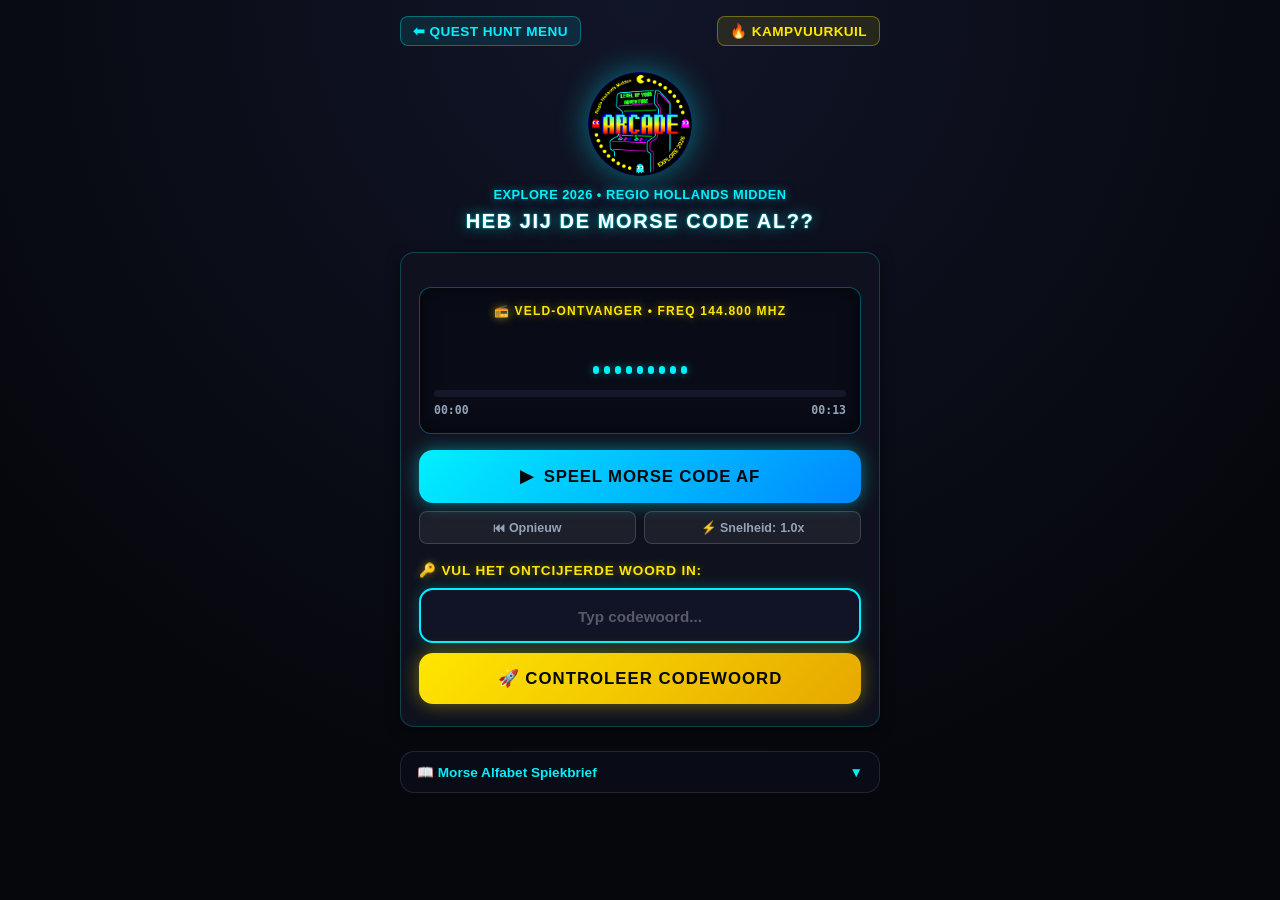
<file: quest_hunt/heb_jij_de_morse_code_all.html>
<!DOCTYPE html>
<html lang="nl">
<head>
  <meta charset="UTF-8">
  <meta name="viewport" content="width=device-width, initial-scale=1.0, maximum-scale=1.0, user-scalable=no">
  <title>Explore 2026 - Heb jij de morse code al??</title>
  <meta name="description" content="Luister naar de mysterieuze morse code en ontcijfer het geheime codewoord voor Explore 2026!">
  <link rel="icon" type="image/png" href="../logo.png">
  
  <!-- Explore 2026 Arcade Thema Basis -->
  <link rel="stylesheet" href="../style.css">

  <style>
    /* Bovenste navigatiebalk */
    .nav-top-bar {
      display: flex;
      justify-content: space-between;
      align-items: center;
      width: 100%;
      margin-bottom: 4px;
    }

    .nav-back-link {
      display: inline-flex;
      align-items: center;
      gap: 6px;
      color: var(--neon-cyan);
      text-decoration: none;
      font-size: 0.85rem;
      font-weight: 800;
      letter-spacing: 0.03em;
      text-transform: uppercase;
      padding: 6px 12px;
      background: rgba(0, 240, 255, 0.1);
      border: 1px solid rgba(0, 240, 255, 0.35);
      border-radius: 8px;
      transition: all 0.15s ease;
    }

    .nav-back-link:active {
      background: rgba(0, 240, 255, 0.25);
      transform: scale(0.97);
    }

    /* Hoofd Morse Card */
    .morse-card {
      background: var(--card);
      border: 1.5px solid var(--card-border);
      border-radius: var(--radius);
      padding: 22px 18px;
      display: flex;
      flex-direction: column;
      align-items: center;
      text-align: center;
      box-shadow: var(--shadow);
      position: relative;
      overflow: hidden;
      transition: border-color 0.3s ease, box-shadow 0.3s ease;
    }

    .morse-card.success-card {
      border-color: var(--neon-green);
      box-shadow: 0 0 25px rgba(0, 255, 102, 0.45), inset 0 0 15px rgba(0, 255, 102, 0.15);
      animation: pulseSuccess 2s infinite alternate;
    }

    @keyframes pulseSuccess {
      0% { box-shadow: 0 0 16px rgba(0, 255, 102, 0.3); }
      100% { box-shadow: 0 0 28px rgba(0, 255, 102, 0.6); }
    }

    /* Radio Cassette / Audio Visual Box */
    .radio-visual-box {
      width: 100%;
      background: #090c17;
      border: 1.5px solid rgba(0, 240, 255, 0.3);
      border-radius: 12px;
      padding: 16px 14px;
      margin: 12px 0 16px;
      display: flex;
      flex-direction: column;
      align-items: center;
      gap: 12px;
      box-shadow: inset 0 0 20px rgba(0, 0, 0, 0.6);
    }

    .radio-frequency-label {
      font-size: 0.75rem;
      font-weight: 800;
      letter-spacing: 0.1em;
      text-transform: uppercase;
      color: var(--neon-yellow);
      text-shadow: 0 0 8px rgba(255, 230, 0, 0.5);
      display: flex;
      align-items: center;
      gap: 6px;
    }

    /* Soundwave Equalizer Bars */
    .soundwave-container {
      display: flex;
      align-items: flex-end;
      justify-content: center;
      gap: 5px;
      height: 48px;
      width: 100%;
      padding: 4px 0;
    }

    .wave-bar {
      width: 6px;
      height: 8px;
      background: var(--neon-cyan);
      border-radius: 4px;
      transition: height 0.15s ease, background-color 0.2s ease;
      box-shadow: 0 0 8px rgba(0, 240, 255, 0.4);
    }

    .soundwave-container.playing .wave-bar {
      animation: waveBounce 0.8s ease-in-out infinite alternate;
      background: linear-gradient(180deg, var(--neon-yellow) 0%, var(--neon-cyan) 100%);
    }

    .soundwave-container.playing .wave-bar:nth-child(1) { animation-delay: 0.1s; }
    .soundwave-container.playing .wave-bar:nth-child(2) { animation-delay: 0.3s; }
    .soundwave-container.playing .wave-bar:nth-child(3) { animation-delay: 0.15s; }
    .soundwave-container.playing .wave-bar:nth-child(4) { animation-delay: 0.4s; }
    .soundwave-container.playing .wave-bar:nth-child(5) { animation-delay: 0.2s; }
    .soundwave-container.playing .wave-bar:nth-child(6) { animation-delay: 0.5s; }
    .soundwave-container.playing .wave-bar:nth-child(7) { animation-delay: 0.25s; }
    .soundwave-container.playing .wave-bar:nth-child(8) { animation-delay: 0.35s; }
    .soundwave-container.playing .wave-bar:nth-child(9) { animation-delay: 0.1s; }

    @keyframes waveBounce {
      0% { height: 6px; }
      50% { height: 38px; }
      100% { height: 16px; }
    }

    /* Audio voortgangsbalk */
    .audio-progress-wrap {
      width: 100%;
      display: flex;
      flex-direction: column;
      gap: 6px;
    }

    .progress-bar-bg {
      width: 100%;
      height: 7px;
      background: #141829;
      border-radius: 999px;
      overflow: hidden;
      cursor: pointer;
    }

    .progress-bar-fill {
      height: 100%;
      width: 0%;
      background: linear-gradient(90deg, var(--neon-cyan) 0%, var(--neon-pink) 100%);
      border-radius: 999px;
      transition: width 0.1s linear;
      box-shadow: 0 0 10px rgba(0, 240, 255, 0.6);
    }

    .audio-time-row {
      display: flex;
      justify-content: space-between;
      font-size: 0.72rem;
      font-weight: 700;
      color: var(--text-muted);
      font-family: monospace;
    }

    /* Grote Speelknop */
    .btn-play-arcade {
      width: 100%;
      background: linear-gradient(135deg, var(--neon-cyan) 0%, var(--neon-blue) 100%);
      color: #04080e;
      border: none;
      border-radius: var(--radius);
      padding: 16px 20px;
      font-size: 1.05rem;
      font-weight: 900;
      letter-spacing: 0.05em;
      text-transform: uppercase;
      cursor: pointer;
      box-shadow: 0 0 18px rgba(0, 240, 255, 0.45);
      display: inline-flex;
      align-items: center;
      justify-content: center;
      gap: 10px;
      transition: transform 0.15s ease, filter 0.15s ease;
    }

    .btn-play-arcade:active {
      transform: scale(0.98);
      filter: brightness(1.15);
    }

    .btn-play-arcade.is-playing {
      background: linear-gradient(135deg, var(--neon-pink) 0%, #b30059 100%);
      box-shadow: 0 0 20px rgba(255, 0, 127, 0.5);
      color: #ffffff;
    }

    .audio-controls-sub {
      display: flex;
      gap: 8px;
      width: 100%;
      margin-top: 8px;
    }

    .btn-sub-audio {
      flex: 1;
      background: rgba(255, 255, 255, 0.06);
      border: 1px solid rgba(255, 255, 255, 0.15);
      color: var(--text-muted);
      border-radius: 8px;
      padding: 8px 10px;
      font-size: 0.78rem;
      font-weight: 700;
      cursor: pointer;
      display: inline-flex;
      align-items: center;
      justify-content: center;
      gap: 4px;
      transition: all 0.15s ease;
    }

    .btn-sub-audio:active {
      background: rgba(255, 255, 255, 0.12);
      color: #ffffff;
    }

    .btn-sub-audio.active {
      border-color: var(--neon-yellow);
      color: var(--neon-yellow);
      background: rgba(255, 230, 0, 0.1);
    }

    /* Antwoord Formulier */
    .answer-form {
      width: 100%;
      margin-top: 18px;
      display: flex;
      flex-direction: column;
      gap: 10px;
    }

    .answer-label {
      font-size: 0.85rem;
      font-weight: 800;
      text-transform: uppercase;
      letter-spacing: 0.06em;
      color: var(--neon-yellow);
      text-shadow: 0 0 8px rgba(255, 230, 0, 0.4);
      text-align: left;
      display: flex;
      align-items: center;
      gap: 6px;
    }

    .answer-input {
      width: 100%;
      background: #101426;
      border: 2px solid var(--neon-cyan);
      border-radius: var(--radius);
      padding: 14px 16px;
      font-size: 1.25rem;
      font-weight: 900;
      letter-spacing: 0.12em;
      text-transform: uppercase;
      color: #ffffff;
      text-align: center;
      outline: none;
      box-shadow: 0 0 14px rgba(0, 240, 255, 0.25);
      transition: border-color 0.2s ease, box-shadow 0.2s ease;
    }

    .answer-input:focus {
      border-color: var(--neon-pink);
      box-shadow: 0 0 20px rgba(255, 0, 127, 0.45);
    }

    .answer-input::placeholder {
      font-size: 0.95rem;
      font-weight: 600;
      letter-spacing: normal;
      text-transform: none;
      color: rgba(255, 255, 255, 0.3);
    }

    .btn-check-code {
      width: 100%;
      background: linear-gradient(135deg, var(--neon-yellow) 0%, #e6a800 100%);
      color: #05070e;
      border: none;
      border-radius: var(--radius);
      padding: 15px;
      font-size: 1.05rem;
      font-weight: 900;
      letter-spacing: 0.06em;
      text-transform: uppercase;
      cursor: pointer;
      box-shadow: 0 0 18px rgba(255, 230, 0, 0.4);
      display: inline-flex;
      align-items: center;
      justify-content: center;
      gap: 8px;
      transition: transform 0.15s ease, filter 0.15s ease;
    }

    .btn-check-code:active {
      transform: scale(0.98);
      filter: brightness(1.1);
    }

    /* Succes & Foutmeldingen */
    .alert-box-morse {
      background: rgba(255, 0, 127, 0.12);
      border: 1.5px solid var(--neon-pink);
      border-radius: var(--radius);
      padding: 14px 16px;
      color: #ffffff;
      font-size: 0.9rem;
      line-height: 1.45;
      text-align: center;
      margin-top: 12px;
      width: 100%;
    }

    .alert-box-morse.shake {
      animation: shakeAnim 0.45s ease-in-out;
    }

    @keyframes shakeAnim {
      0%, 100% { transform: translateX(0); }
      20%, 60% { transform: translateX(-8px); }
      40%, 80% { transform: translateX(8px); }
    }

    .success-box-morse {
      background: rgba(0, 255, 102, 0.12);
      border: 1.5px solid var(--neon-green);
      border-radius: var(--radius);
      padding: 18px 16px;
      color: #ffffff;
      text-align: center;
      margin-top: 12px;
      width: 100%;
      box-shadow: 0 0 20px rgba(0, 255, 102, 0.3);
    }

    .action-btn-main {
      width: 100%;
      background: linear-gradient(135deg, var(--neon-green) 0%, #00b347 100%);
      color: #04080e;
      border: none;
      border-radius: var(--radius);
      padding: 16px;
      font-size: 1.05rem;
      font-weight: 900;
      letter-spacing: 0.04em;
      text-transform: uppercase;
      cursor: pointer;
      box-shadow: 0 0 20px rgba(0, 255, 102, 0.45);
      display: inline-flex;
      align-items: center;
      justify-content: center;
      gap: 8px;
      text-decoration: none;
      margin-top: 12px;
      transition: transform 0.15s ease, filter 0.15s ease;
    }

    .action-btn-main:active {
      transform: scale(0.98);
      filter: brightness(1.1);
    }

    /* Countdown Banner */
    .countdown-banner {
      background: rgba(0, 255, 102, 0.12);
      border: 1px dashed var(--neon-green);
      border-radius: 8px;
      padding: 10px 14px;
      color: #ffffff;
      font-size: 0.88rem;
      font-weight: 700;
      margin-top: 12px;
      width: 100%;
      display: flex;
      align-items: center;
      justify-content: space-between;
      gap: 10px;
    }

    .btn-cancel-countdown {
      background: transparent;
      border: 1px solid rgba(255, 255, 255, 0.3);
      color: #cbd5e1;
      padding: 4px 10px;
      border-radius: 6px;
      font-size: 0.78rem;
      cursor: pointer;
    }

    /* Spiekbrief Morse Alfabet (Inklapbaar) */
    .cheat-sheet-panel {
      background: #090c17;
      border: 1px solid rgba(255, 255, 255, 0.1);
      border-radius: var(--radius);
      overflow: hidden;
      margin-top: 10px;
      width: 100%;
    }

    .cheat-sheet-header {
      padding: 12px 16px;
      display: flex;
      justify-content: space-between;
      align-items: center;
      cursor: pointer;
      font-size: 0.85rem;
      font-weight: 800;
      color: var(--neon-cyan);
      user-select: none;
    }

    .cheat-sheet-body {
      padding: 14px 16px;
      border-top: 1px solid rgba(255, 255, 255, 0.08);
      display: flex;
      flex-direction: column;
      gap: 10px;
      text-align: left;
    }

    .morse-grid {
      display: grid;
      grid-template-columns: repeat(3, 1fr);
      gap: 6px;
      font-family: monospace;
      font-size: 0.82rem;
    }

    .morse-item {
      background: rgba(255, 255, 255, 0.04);
      padding: 4px 8px;
      border-radius: 6px;
      display: flex;
      justify-content: space-between;
      border: 1px solid rgba(255, 255, 255, 0.06);
    }

    .morse-char {
      color: var(--neon-yellow);
      font-weight: bold;
    }

    .morse-code-val {
      color: #ffffff;
      letter-spacing: 0.1em;
    }

    /* Collapsible Settings / Drawer */
    .settings-panel {
      background: #0b0e1b;
      border: 1px solid rgba(255, 255, 255, 0.1);
      border-radius: var(--radius);
      overflow: hidden;
      margin-top: 8px;
      width: 100%;
    }

    .settings-header {
      padding: 12px 16px;
      display: flex;
      justify-content: space-between;
      align-items: center;
      cursor: pointer;
      font-size: 0.85rem;
      font-weight: 700;
      color: var(--text-muted);
      user-select: none;
    }

    .settings-header:hover {
      color: #ffffff;
    }

    .settings-body {
      padding: 14px 16px 18px;
      border-top: 1px solid rgba(255, 255, 255, 0.08);
      display: flex;
      flex-direction: column;
      gap: 12px;
      text-align: left;
    }

    .form-group {
      display: flex;
      flex-direction: column;
      gap: 4px;
    }

    .form-group label {
      font-size: 0.75rem;
      font-weight: 700;
      color: var(--neon-cyan);
      text-transform: uppercase;
      letter-spacing: 0.04em;
    }

    .form-group input {
      background: #111524;
      border: 1px solid var(--card-border);
      border-radius: 8px;
      padding: 9px 12px;
      color: #ffffff;
      font-size: 0.88rem;
      outline: none;
    }

    .form-group input:focus {
      border-color: var(--neon-cyan);
      box-shadow: var(--glow-cyan);
    }

    .btn-row {
      display: flex;
      gap: 8px;
      flex-wrap: wrap;
    }

    .btn-sm-arcade {
      background: #151b2e;
      border: 1px solid var(--neon-yellow);
      color: var(--neon-yellow);
      padding: 8px 12px;
      border-radius: 8px;
      font-size: 0.8rem;
      font-weight: 800;
      cursor: pointer;
      flex: 1;
      text-align: center;
    }

    .btn-sm-arcade:active {
      background: rgba(255, 230, 0, 0.2);
    }

    /* Confetti Canvas */
    #confettiCanvas {
      position: fixed;
      top: 0;
      left: 0;
      width: 100vw;
      height: 100vh;
      pointer-events: none;
      z-index: 9999;
    }

    /* Toast */
    .toast {
      position: fixed;
      bottom: 24px;
      left: 50%;
      transform: translateX(-50%) translateY(100px);
      background: #111524;
      border: 1.5px solid var(--neon-cyan);
      box-shadow: 0 0 16px rgba(0, 240, 255, 0.4);
      color: #ffffff;
      padding: 10px 20px;
      border-radius: 999px;
      font-size: 0.88rem;
      font-weight: 700;
      opacity: 0;
      transition: all 0.3s cubic-bezier(0.34, 1.56, 0.64, 1);
      z-index: 10000;
      white-space: nowrap;
    }

    .toast.show {
      transform: translateX(-50%) translateY(0);
      opacity: 1;
    }
  </style>
</head>
<body>
  <canvas id="confettiCanvas"></canvas>

  <div class="app">
    <!-- Bovenbalk met teruglink naar menu -->
    <div class="nav-top-bar">
      <a href="quest_hunt_menu.html" class="nav-back-link">
        ⬅ Quest Hunt Menu
      </a>
      <a href="ben_jij_in_de_KVK_geweest.html" class="nav-back-link" style="color: var(--neon-yellow); border-color: rgba(255, 230, 0, 0.35); background: rgba(255, 230, 0, 0.1);">
        🔥 Kampvuurkuil
      </a>
    </div>

    <!-- Header met Explore 2026 Arcade Logo -->
    <header>
      <img src="../logo.png" alt="Explore 2026 Arcade Logo" class="app-logo">
      <div class="subtitle">Explore 2026 • Regio Hollands Midden</div>
      <h1 class="app-title" style="font-size: 1.25rem; line-height: 1.3; margin-top: 6px;">
        Heb jij de morse code al??
      </h1>
    </header>

    <!-- Hoofd Morse Code Kaart -->
    <main class="morse-card" id="morseCard">
      <!-- Radiogolf & Frequentie visualisatie -->
      <div class="radio-visual-box">
        <div class="radio-frequency-label">
          <span>📻 VELD-ONTVANGER • FREQ 144.800 MHz</span>
        </div>

        <!-- Equalizer golfjes animatie -->
        <div class="soundwave-container" id="soundWave">
          <div class="wave-bar"></div>
          <div class="wave-bar"></div>
          <div class="wave-bar"></div>
          <div class="wave-bar"></div>
          <div class="wave-bar"></div>
          <div class="wave-bar"></div>
          <div class="wave-bar"></div>
          <div class="wave-bar"></div>
          <div class="wave-bar"></div>
        </div>

        <!-- Voortgangsbalk audio -->
        <div class="audio-progress-wrap">
          <div class="progress-bar-bg" id="progressBarBg">
            <div class="progress-bar-fill" id="progressBarFill"></div>
          </div>
          <div class="audio-time-row">
            <span id="timeCurrent">00:00</span>
            <span id="timeDuration">00:13</span>
          </div>
        </div>
      </div>

      <!-- Speelknop -->
      <button type="button" id="btnPlayMorse" class="btn-play-arcade">
        <span id="playIcon">▶</span>
        <span id="playLabel">Speel Morse Code Af</span>
      </button>

      <!-- Extra audioknoppen (Herstarten / Vertraagd afspelen) -->
      <div class="audio-controls-sub">
        <button type="button" id="btnRestartAudio" class="btn-sub-audio">
          ⏮ Opnieuw
        </button>
        <button type="button" id="btnSpeedAudio" class="btn-sub-audio">
          ⚡ Snelheid: <span id="speedVal">1.0x</span>
        </button>
      </div>

      <!-- HTML5 Audio element -->
      <audio id="morseAudio" preload="auto">
        <source src="morsecode_0fcoa9ena53sfomg6ibikmvutj.wav" type="audio/wav">
        Je browser ondersteunt helaas geen audio-element.
      </audio>

      <!-- Antwoord Invoer Formulier -->
      <form id="answerForm" class="answer-form" onsubmit="return false;">
        <label for="answerInput" class="answer-label">
          <span>🔑 Vul het ontcijferde woord in:</span>
        </label>
        <input 
          type="text" 
          id="answerInput" 
          class="answer-input" 
          placeholder="Typ codewoord..." 
          autocomplete="off" 
          autocorrect="off" 
          autocapitalize="characters" 
          spellcheck="false"
        >

        <button type="submit" id="btnSubmitCode" class="btn-check-code">
          🚀 Controleer Codewoord
        </button>
      </form>

      <!-- Foutmelding -->
      <div id="alertBox" class="alert-box-morse" style="display: none;">
        <strong>⚠️ Helaas, dat is niet het juiste codewoord!</strong>
        <div style="margin-top: 4px; font-size: 0.85rem; color: #cbd5e1;">
          Luister nog eens goed naar de piepjes of raadpleeg het morse alfabet hieronder.
        </div>
      </div>

      <!-- Succesmelding bij goed antwoord -->
      <div id="successBox" class="success-box-morse" style="display: none;">
        <h2 style="font-size: 1.25rem; font-weight: 900; color: var(--neon-green); margin-bottom: 6px;">
          🎉 CODE GEKRAAKT! 🎉
        </h2>
        <p style="font-size: 0.95rem; color: #ffffff;">
          Super gedaan! Het geheime codewoord is ontcijferd!
        </p>
      </div>

      <!-- Automatische Countdown bij correct antwoord -->
      <div id="countdownBanner" class="countdown-banner" style="display: none;">
        <span>🚀 Doorsturen naar bestemming over <strong id="countdownSec">3</strong>s...</span>
        <button type="button" class="btn-cancel-countdown" id="cancelCountdownBtn">Pauzeren</button>
      </div>

      <!-- Directe bestemmingsknop na succes -->
      <a id="btnGoTarget" href="#" class="action-btn-main" style="display: none;">
        🎉 Ga naar Bestemming! 🚀
      </a>
    </main>

    <!-- Spiekbrief Morse Alfabet (Inklapbaar) -->
    <div class="cheat-sheet-panel">
      <div class="cheat-sheet-header" id="cheatSheetToggle">
        <span>📖 Morse Alfabet Spiekbrief</span>
        <span id="cheatArrow">▼</span>
      </div>
      <div class="cheat-sheet-body" id="cheatSheetBody" style="display: none;">
        <div style="font-size: 0.8rem; color: var(--text-muted); margin-bottom: 6px;">
          • = korte piep (dot) &nbsp;|&nbsp; ▬ = lange piep (dash)
        </div>
        <div class="morse-grid">
          <div class="morse-item"><span class="morse-char">A</span><span class="morse-code-val">.-</span></div>
          <div class="morse-item"><span class="morse-char">B</span><span class="morse-code-val">-...</span></div>
          <div class="morse-item"><span class="morse-char">C</span><span class="morse-code-val">-.-.</span></div>
          <div class="morse-item"><span class="morse-char">D</span><span class="morse-code-val">-..</span></div>
          <div class="morse-item"><span class="morse-char">E</span><span class="morse-code-val">.</span></div>
          <div class="morse-item"><span class="morse-char">F</span><span class="morse-code-val">..-.</span></div>
          <div class="morse-item"><span class="morse-char">G</span><span class="morse-code-val">--.</span></div>
          <div class="morse-item"><span class="morse-char">H</span><span class="morse-code-val">....</span></div>
          <div class="morse-item"><span class="morse-char">I</span><span class="morse-code-val">..</span></div>
          <div class="morse-item"><span class="morse-char">J</span><span class="morse-code-val">.---</span></div>
          <div class="morse-item"><span class="morse-char">K</span><span class="morse-code-val">-.-</span></div>
          <div class="morse-item"><span class="morse-char">L</span><span class="morse-code-val">.-..</span></div>
          <div class="morse-item"><span class="morse-char">M</span><span class="morse-code-val">--</span></div>
          <div class="morse-item"><span class="morse-char">N</span><span class="morse-code-val">-.</span></div>
          <div class="morse-item"><span class="morse-char">O</span><span class="morse-code-val">---</span></div>
          <div class="morse-item"><span class="morse-char">P</span><span class="morse-code-val">.--.</span></div>
          <div class="morse-item"><span class="morse-char">Q</span><span class="morse-code-val">--.-</span></div>
          <div class="morse-item"><span class="morse-char">R</span><span class="morse-code-val">.-.</span></div>
          <div class="morse-item"><span class="morse-char">S</span><span class="morse-code-val">...</span></div>
          <div class="morse-item"><span class="morse-char">T</span><span class="morse-code-val">-</span></div>
          <div class="morse-item"><span class="morse-char">U</span><span class="morse-code-val">..-</span></div>
          <div class="morse-item"><span class="morse-char">V</span><span class="morse-code-val">...-</span></div>
          <div class="morse-item"><span class="morse-char">W</span><span class="morse-code-val">.--</span></div>
          <div class="morse-item"><span class="morse-char">X</span><span class="morse-code-val">-..-</span></div>
          <div class="morse-item"><span class="morse-char">Y</span><span class="morse-code-val">-.--</span></div>
          <div class="morse-item"><span class="morse-char">Z</span><span class="morse-code-val">--..</span></div>
        </div>
      </div>
    </div>
  </div>

  <!-- Toast notificatie -->
  <div id="toast" class="toast">Instellingen opgeslagen!</div>

  <script>
    /**
     * Explore 2026 - Heb jij de morse code al??
     * Morse audio playback & code verification engine
     */

    const DEFAULT_CONFIG = {
      targetCode: 'MARIOKART',
      targetUrl: 'https://skenme.nl/qr/scan.php?ID=06857e1a6c',
      autoRedirectDelaySec: 3
    };

    const STORAGE_KEY = 'explore_morse_config';

    let currentConfig = loadConfig();
    let countdownTimer = null;
    let countdownRemaining = 3;
    let hasTriggeredSuccess = false;
    let playbackSpeeds = [1.0, 0.75, 1.25];
    let currentSpeedIdx = 0;

    // DOM Elementen
    const elMorseCard = document.getElementById('morseCard');
    const elSoundWave = document.getElementById('soundWave');
    const elAudio = document.getElementById('morseAudio');
    const elBtnPlayMorse = document.getElementById('btnPlayMorse');
    const elPlayIcon = document.getElementById('playIcon');
    const elPlayLabel = document.getElementById('playLabel');
    const elProgressBarBg = document.getElementById('progressBarBg');
    const elProgressBarFill = document.getElementById('progressBarFill');
    const elTimeCurrent = document.getElementById('timeCurrent');
    const elTimeDuration = document.getElementById('timeDuration');
    const elBtnRestartAudio = document.getElementById('btnRestartAudio');
    const elBtnSpeedAudio = document.getElementById('btnSpeedAudio');
    const elSpeedVal = document.getElementById('speedVal');
    const elAnswerForm = document.getElementById('answerForm');
    const elAnswerInput = document.getElementById('answerInput');
    const elAlertBox = document.getElementById('alertBox');
    const elSuccessBox = document.getElementById('successBox');
    const elCountdownBanner = document.getElementById('countdownBanner');
    const elCountdownSec = document.getElementById('countdownSec');
    const elCancelCountdownBtn = document.getElementById('cancelCountdownBtn');
    const elBtnGoTarget = document.getElementById('btnGoTarget');
    const elToast = document.getElementById('toast');

    // Spiekbrief & Instellingen elementen
    const elCheatSheetToggle = document.getElementById('cheatSheetToggle');
    const elCheatSheetBody = document.getElementById('cheatSheetBody');
    const elCheatArrow = document.getElementById('cheatArrow');
    const elSettingsToggle = document.getElementById('settingsToggle');
    const elSettingsBody = document.getElementById('settingsBody');
    const elToggleArrow = document.getElementById('toggleArrow');
    const elCfgTargetCode = document.getElementById('cfgTargetCode');
    const elCfgTargetUrl = document.getElementById('cfgTargetUrl');
    const elBtnSaveConfig = document.getElementById('btnSaveConfig');
    const elBtnSimulateCorrect = document.getElementById('btnSimulateCorrect');
    const elBtnCopyShareLink = document.getElementById('btnCopyShareLink');
    const elBtnResetConfig = document.getElementById('btnResetConfig');

    /**
     * Configuratie inlezen: URL parameters > LocalStorage > Default
     */
    function loadConfig() {
      const urlParams = new URLSearchParams(window.location.search);
      let saved = {};
      try {
        saved = JSON.parse(localStorage.getItem(STORAGE_KEY)) || {};
      } catch (e) {}

      const code = (urlParams.get('code') || urlParams.get('answer') || saved.targetCode || DEFAULT_CONFIG.targetCode).trim().toUpperCase();
      const target = urlParams.get('url') || urlParams.get('target') || saved.targetUrl || DEFAULT_CONFIG.targetUrl;

      return {
        targetCode: code || DEFAULT_CONFIG.targetCode,
        targetUrl: target || DEFAULT_CONFIG.targetUrl,
        autoRedirectDelaySec: DEFAULT_CONFIG.autoRedirectDelaySec
      };
    }

    function showToast(message) {
      if (!elToast) return;
      elToast.textContent = message;
      elToast.classList.add('show');
      setTimeout(() => elToast.classList.remove('show'), 2600);
    }

    function formatTime(seconds) {
      const m = Math.floor(seconds / 60);
      const s = Math.floor(seconds % 60);
      return `${String(m).padStart(2, '0')}:${String(s).padStart(2, '0')}`;
    }

    /**
     * Audio Controls
     */
    function toggleAudio() {
      if (elAudio.paused) {
        elAudio.play()
          .then(() => {
            setPlayingState(true);
          })
          .catch(err => {
            console.error('Audio playback error:', err);
            showToast('⚠️ Klik nogmaals om geluid af te spelen');
          });
      } else {
        elAudio.pause();
        setPlayingState(false);
      }
    }

    function setPlayingState(isPlaying) {
      if (isPlaying) {
        elBtnPlayMorse.classList.add('is-playing');
        elPlayIcon.textContent = '⏸';
        elPlayLabel.textContent = 'Pauzeer Morse Code';
        elSoundWave.classList.add('playing');
      } else {
        elBtnPlayMorse.classList.remove('is-playing');
        elPlayIcon.textContent = '▶';
        elPlayLabel.textContent = 'Speel Morse Code Af';
        elSoundWave.classList.remove('playing');
      }
    }

    elBtnPlayMorse.addEventListener('click', toggleAudio);

    elBtnRestartAudio.addEventListener('click', () => {
      elAudio.currentTime = 0;
      elAudio.play()
        .then(() => setPlayingState(true))
        .catch(() => {});
      showToast('⏮ Morse code opnieuw gestart');
    });

    elBtnSpeedAudio.addEventListener('click', () => {
      currentSpeedIdx = (currentSpeedIdx + 1) % playbackSpeeds.length;
      const speed = playbackSpeeds[currentSpeedIdx];
      elAudio.playbackRate = speed;
      elSpeedVal.textContent = `${speed.toFixed(2).replace(/\.00$/, '')}x`;
      showToast(`⚡ Afspeelsnelheid: ${speed}x`);
    });

    elAudio.addEventListener('timeupdate', () => {
      if (elAudio.duration) {
        const percent = (elAudio.currentTime / elAudio.duration) * 100;
        elProgressBarFill.style.width = `${percent}%`;
        elTimeCurrent.textContent = formatTime(elAudio.currentTime);
      }
    });

    elAudio.addEventListener('loadedmetadata', () => {
      if (elAudio.duration && !isNaN(elAudio.duration)) {
        elTimeDuration.textContent = formatTime(elAudio.duration);
      }
    });

    elAudio.addEventListener('ended', () => {
      setPlayingState(false);
      elProgressBarFill.style.width = '0%';
      elTimeCurrent.textContent = '00:00';
    });

    // Klikken op de voortgangsbalk om te spoelen
    elProgressBarBg.addEventListener('click', (e) => {
      const rect = elProgressBarBg.getBoundingClientRect();
      const clickPos = (e.clientX - rect.left) / rect.width;
      if (elAudio.duration) {
        elAudio.currentTime = clickPos * elAudio.duration;
      }
    });

    /**
     * Codewoord Verificatie
     */
    function normalizeCode(str) {
      return (str || '')
        .toUpperCase()
        .replace(/[^A-Z0-9]/g, '');
    }

    function checkAnswer() {
      const userInput = normalizeCode(elAnswerInput.value);
      const expected = normalizeCode(currentConfig.targetCode);

      if (!userInput) {
        showToast('⚠️ Vul eerst een codewoord in!');
        elAnswerInput.focus();
        return;
      }

      if (userInput === expected) {
        // Correct antwoord!
        handleSuccess();
      } else {
        // Fout antwoord
        handleFailure();
      }
    }

    function handleSuccess() {
      elAlertBox.style.display = 'none';
      elSuccessBox.style.display = 'block';
      elMorseCard.classList.add('success-card');
      elBtnGoTarget.href = currentConfig.targetUrl;
      elBtnGoTarget.style.display = 'inline-flex';

      if (!hasTriggeredSuccess) {
        hasTriggeredSuccess = true;
        startConfetti();
        startRedirectCountdown();
      }
    }

    function handleFailure() {
      elAlertBox.style.display = 'block';
      elAlertBox.classList.remove('shake');
      // Trigger reflow to restart shake animation
      void elAlertBox.offsetWidth;
      elAlertBox.classList.add('shake');
      elAnswerInput.focus();
    }

    elAnswerForm.addEventListener('submit', (e) => {
      e.preventDefault();
      checkAnswer();
    });

    /**
     * Countdown naar Bestemming
     */
    function startRedirectCountdown() {
      countdownRemaining = currentConfig.autoRedirectDelaySec || 3;
      elCountdownSec.textContent = countdownRemaining;
      elCountdownBanner.style.display = 'flex';

      clearInterval(countdownTimer);
      countdownTimer = setInterval(() => {
        countdownRemaining--;
        if (countdownRemaining <= 0) {
          clearInterval(countdownTimer);
          window.location.href = currentConfig.targetUrl;
        } else {
          elCountdownSec.textContent = countdownRemaining;
        }
      }, 1000);
    }

    function stopRedirectCountdown() {
      clearInterval(countdownTimer);
      elCountdownBanner.style.display = 'none';
    }

    elCancelCountdownBtn.addEventListener('click', () => {
      stopRedirectCountdown();
      showToast('Automatisch doorsturen gepauzeerd');
    });

    /**
     * Confetti Effect
     */
    function startConfetti() {
      const canvas = document.getElementById('confettiCanvas');
      if (!canvas) return;
      const ctx = canvas.getContext('2d');
      canvas.width = window.innerWidth;
      canvas.height = window.innerHeight;

      const colors = ['#00f0ff', '#ff007f', '#ffe600', '#00ff66', '#ffffff'];
      const particles = [];
      const particleCount = 75;

      for (let i = 0; i < particleCount; i++) {
        particles.push({
          x: canvas.width / 2 + (Math.random() - 0.5) * 60,
          y: canvas.height / 2 + (Math.random() - 0.5) * 60,
          vx: (Math.random() - 0.5) * 12,
          vy: (Math.random() - 1.2) * 14,
          size: Math.random() * 8 + 4,
          color: colors[Math.floor(Math.random() * colors.length)],
          rotation: Math.random() * 360,
          rotSpeed: (Math.random() - 0.5) * 15,
          gravity: 0.38,
          alpha: 1,
          decay: Math.random() * 0.012 + 0.008
        });
      }

      function animate() {
        ctx.clearRect(0, 0, canvas.width, canvas.height);
        let alive = 0;

        particles.forEach(p => {
          if (p.alpha > 0) {
            alive++;
            p.x += p.vx;
            p.y += p.vy;
            p.vy += p.gravity;
            p.rotation += p.rotSpeed;
            p.alpha -= p.decay;

            ctx.save();
            ctx.translate(p.x, p.y);
            ctx.rotate((p.rotation * Math.PI) / 180);
            ctx.fillStyle = p.color;
            ctx.globalAlpha = Math.max(0, p.alpha);
            ctx.fillRect(-p.size / 2, -p.size / 2, p.size, p.size * 0.7);
            ctx.restore();
          }
        });

        if (alive > 0) {
          requestAnimationFrame(animate);
        } else {
          ctx.clearRect(0, 0, canvas.width, canvas.height);
        }
      }

      requestAnimationFrame(animate);
    }

    /**
     * UI & Settings Initialisatie
     */
    function initUI() {
      // Spiekbrief toggle
      elCheatSheetToggle.addEventListener('click', () => {
        const isHidden = elCheatSheetBody.style.display === 'none';
        elCheatSheetBody.style.display = isHidden ? 'flex' : 'none';
        elCheatArrow.textContent = isHidden ? '▲' : '▼';
      });

      // Settings toggle
      elSettingsToggle.addEventListener('click', () => {
        const isHidden = elSettingsBody.style.display === 'none';
        elSettingsBody.style.display = isHidden ? 'flex' : 'none';
        elToggleArrow.textContent = isHidden ? '▲' : '▼';
      });

      elCfgTargetCode.value = currentConfig.targetCode;
      elCfgTargetUrl.value = currentConfig.targetUrl;

      // Opslaan instellingen
      elBtnSaveConfig.addEventListener('click', () => {
        const code = elCfgTargetCode.value.trim().toUpperCase() || 'MARIOKART';
        const url = elCfgTargetUrl.value.trim() || DEFAULT_CONFIG.targetUrl;

        currentConfig.targetCode = code;
        currentConfig.targetUrl = url;

        try {
          localStorage.setItem(STORAGE_KEY, JSON.stringify(currentConfig));
        } catch (e) {}

        showToast('Instellingen opgeslagen!');
      });

      // Simuleer juiste code
      elBtnSimulateCorrect.addEventListener('click', () => {
        elAnswerInput.value = currentConfig.targetCode;
        checkAnswer();
        showToast(`🎮 Codewoord '${currentConfig.targetCode}' ingevuld!`);
      });

      // Deelbare link kopiëren
      elBtnCopyShareLink.addEventListener('click', () => {
        const url = new URL(window.location.href);
        url.searchParams.set('code', currentConfig.targetCode);
        url.searchParams.set('url', currentConfig.targetUrl);

        navigator.clipboard.writeText(url.toString())
          .then(() => showToast('🔗 Deelbare link gekopieerd!'))
          .catch(() => prompt('Kopieer deze link:', url.toString()));
      });

      // Reset
      elBtnResetConfig.addEventListener('click', () => {
        if (confirm('Wil je de instellingen herstellen naar standaard?')) {
          try {
            localStorage.removeItem(STORAGE_KEY);
          } catch (e) {}
          currentConfig = { ...DEFAULT_CONFIG };
          elCfgTargetCode.value = currentConfig.targetCode;
          elCfgTargetUrl.value = currentConfig.targetUrl;
          showToast('Instellingen hersteld naar standaard');
        }
      });
    }

    document.addEventListener('DOMContentLoaded', initUI);
  </script>
</body>
</html>
</file>
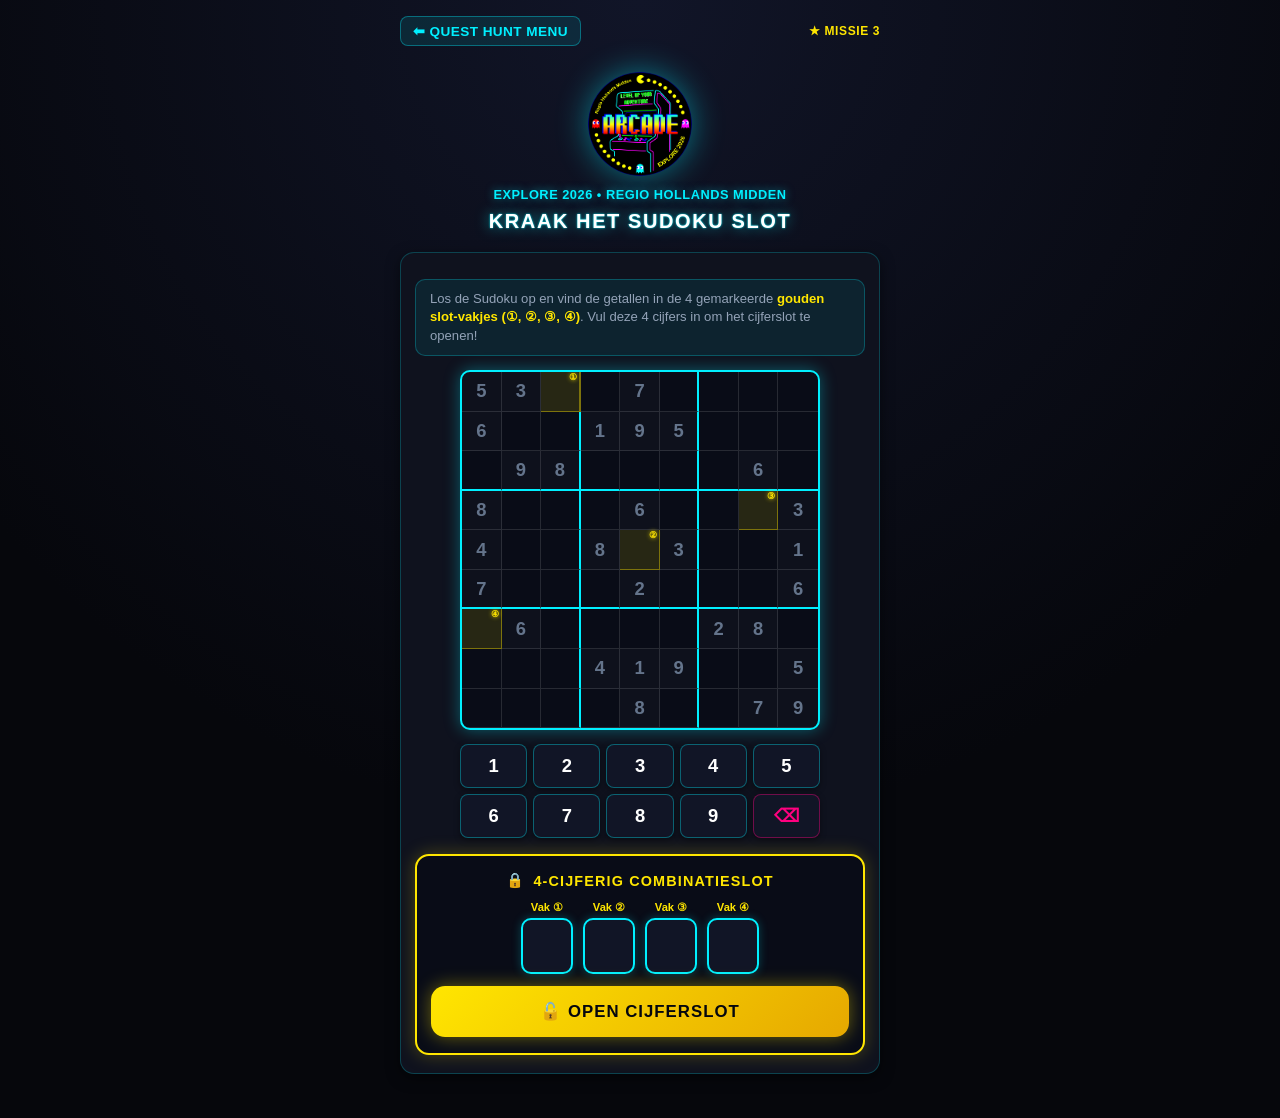
<file: quest_hunt/puzzel_2_sudoku.html>
<!DOCTYPE html>
<html lang="nl">
<head>
  <meta charset="UTF-8">
  <meta name="viewport" content="width=device-width, initial-scale=1.0, maximum-scale=1.0, user-scalable=no">
  <title>Explore 2026 - Kraak het Sudoku Slot</title>
  <meta name="description" content="Los de deels ingevulde Sudoku op, ontdek de 4 sleutelgetallen en open het cijferslot voor Explore 2026!">
  <link rel="icon" type="image/png" href="../logo.png">
  
  <!-- Explore 2026 Arcade Thema Basis -->
  <link rel="stylesheet" href="../style.css">

  <style>
    /* Bovenste navigatiebalk */
    .nav-top-bar {
      display: flex;
      justify-content: space-between;
      align-items: center;
      width: 100%;
      margin-bottom: 4px;
    }

    .nav-back-link {
      display: inline-flex;
      align-items: center;
      gap: 6px;
      color: var(--neon-cyan);
      text-decoration: none;
      font-size: 0.85rem;
      font-weight: 800;
      letter-spacing: 0.03em;
      text-transform: uppercase;
      padding: 6px 12px;
      background: rgba(0, 240, 255, 0.1);
      border: 1px solid rgba(0, 240, 255, 0.35);
      border-radius: 8px;
      transition: all 0.15s ease;
    }

    .nav-back-link:active {
      background: rgba(0, 240, 255, 0.25);
      transform: scale(0.97);
    }

    /* Hoofd Sudoku Card */
    .sudoku-card {
      background: var(--card);
      border: 1.5px solid var(--card-border);
      border-radius: var(--radius);
      padding: 18px 14px;
      display: flex;
      flex-direction: column;
      align-items: center;
      text-align: center;
      box-shadow: var(--shadow);
      position: relative;
      overflow: hidden;
      transition: border-color 0.3s ease, box-shadow 0.3s ease;
    }

    .sudoku-card.unlocked-card {
      border-color: var(--neon-green);
      box-shadow: 0 0 25px rgba(0, 255, 102, 0.45), inset 0 0 15px rgba(0, 255, 102, 0.15);
      animation: pulseUnlocked 2s infinite alternate;
    }

    @keyframes pulseUnlocked {
      0% { box-shadow: 0 0 16px rgba(0, 255, 102, 0.3); }
      100% { box-shadow: 0 0 28px rgba(0, 255, 102, 0.6); }
    }

    /* Uitleg badge */
    .instruction-badge {
      background: rgba(0, 240, 255, 0.08);
      border: 1px solid rgba(0, 240, 255, 0.25);
      border-radius: 10px;
      padding: 10px 14px;
      margin: 8px 0 14px;
      font-size: 0.82rem;
      line-height: 1.4;
      color: var(--text-muted);
      text-align: left;
      width: 100%;
    }

    .instruction-badge strong {
      color: var(--neon-yellow);
    }

    /* Sudoku Board Layout */
    .sudoku-board-container {
      width: 100%;
      max-width: 360px;
      margin: 0 auto 14px;
      aspect-ratio: 1 / 1;
      display: grid;
      grid-template-columns: repeat(9, 1fr);
      grid-template-rows: repeat(9, 1fr);
      background: #090c17;
      border: 2.5px solid var(--neon-cyan);
      border-radius: 10px;
      box-shadow: 0 0 16px rgba(0, 240, 255, 0.35);
      overflow: hidden;
      user-select: none;
    }

    .sudoku-cell {
      display: flex;
      align-items: center;
      justify-content: center;
      font-size: 1.15rem;
      font-weight: 800;
      color: #ffffff;
      border-right: 1px solid rgba(255, 255, 255, 0.12);
      border-bottom: 1px solid rgba(255, 255, 255, 0.12);
      cursor: pointer;
      position: relative;
      transition: background 0.12s ease, transform 0.1s ease;
    }

    /* 3x3 blok scheidingen */
    .sudoku-cell:nth-child(3n) {
      border-right: 2px solid var(--neon-cyan);
    }
    .sudoku-cell:nth-child(9n) {
      border-right: none;
    }
    .border-b-thick {
      border-bottom: 2px solid var(--neon-cyan) !important;
    }

    /* Pre-filled vaste getallen */
    .sudoku-cell.given {
      color: #64748b;
      background: rgba(255, 255, 255, 0.02);
      cursor: default;
    }

    /* Geselecteerde cel */
    .sudoku-cell.selected {
      background: rgba(0, 240, 255, 0.25) !important;
      outline: 2px solid var(--neon-cyan);
      z-index: 5;
    }

    /* De 4 Speciale Slot Cellen! */
    .sudoku-cell.lock-cell {
      background: rgba(255, 230, 0, 0.12);
      border-color: rgba(255, 230, 0, 0.4);
      color: var(--neon-yellow);
      font-weight: 900;
    }

    .sudoku-cell.lock-cell::after {
      content: attr(data-lock-idx);
      position: absolute;
      top: 1px;
      right: 2px;
      font-size: 0.55rem;
      font-weight: 900;
      color: var(--neon-yellow);
      text-shadow: 0 0 4px var(--neon-yellow);
      line-height: 1;
    }

    .sudoku-cell.lock-cell.filled {
      color: var(--neon-yellow);
      text-shadow: 0 0 8px rgba(255, 230, 0, 0.6);
    }

    /* On-Screen Keypad voor mobiel */
    .keypad-container {
      width: 100%;
      max-width: 360px;
      display: grid;
      grid-template-columns: repeat(5, 1fr);
      gap: 6px;
      margin-bottom: 16px;
    }

    .btn-keypad {
      background: #111526;
      border: 1.5px solid rgba(0, 240, 255, 0.35);
      border-radius: 8px;
      color: #ffffff;
      font-size: 1.15rem;
      font-weight: 900;
      padding: 10px 0;
      cursor: pointer;
      display: flex;
      align-items: center;
      justify-content: center;
      box-shadow: 0 2px 6px rgba(0, 0, 0, 0.4);
      transition: all 0.12s ease;
    }

    .btn-keypad:active {
      background: rgba(0, 240, 255, 0.25);
      transform: scale(0.95);
      border-color: var(--neon-cyan);
    }

    .btn-keypad.btn-erase {
      border-color: rgba(255, 0, 127, 0.4);
      color: var(--neon-pink);
    }

    /* Het Combinatieslot Paneel */
    .lock-panel {
      width: 100%;
      background: #090c17;
      border: 2px solid var(--neon-yellow);
      border-radius: var(--radius);
      padding: 16px 14px;
      box-shadow: 0 0 18px rgba(255, 230, 0, 0.25);
      display: flex;
      flex-direction: column;
      align-items: center;
      gap: 12px;
    }

    .lock-panel-header {
      font-size: 0.9rem;
      font-weight: 900;
      letter-spacing: 0.08em;
      text-transform: uppercase;
      color: var(--neon-yellow);
      display: flex;
      align-items: center;
      gap: 8px;
    }

    /* De 4 cijfer-dials van het slot */
    .lock-dials-row {
      display: flex;
      justify-content: center;
      gap: 10px;
      width: 100%;
    }

    .lock-dial {
      display: flex;
      flex-direction: column;
      align-items: center;
      gap: 4px;
    }

    .lock-dial-label {
      font-size: 0.7rem;
      font-weight: 800;
      color: var(--neon-yellow);
    }

    .lock-digit-input {
      width: 52px;
      height: 56px;
      background: #111526;
      border: 2px solid var(--neon-cyan);
      border-radius: 10px;
      font-size: 1.6rem;
      font-weight: 900;
      color: #ffffff;
      text-align: center;
      outline: none;
      box-shadow: 0 0 10px rgba(0, 240, 255, 0.25);
      transition: border-color 0.2s ease, box-shadow 0.2s ease;
    }

    .lock-digit-input:focus {
      border-color: var(--neon-pink);
      box-shadow: 0 0 14px rgba(255, 0, 127, 0.5);
    }

    /* Ontgrendel knop */
    .btn-unlock-slot {
      width: 100%;
      background: linear-gradient(135deg, var(--neon-yellow) 0%, #e6a800 100%);
      color: #05070e;
      border: none;
      border-radius: var(--radius);
      padding: 15px;
      font-size: 1.05rem;
      font-weight: 900;
      letter-spacing: 0.06em;
      text-transform: uppercase;
      cursor: pointer;
      box-shadow: 0 0 18px rgba(255, 230, 0, 0.4);
      display: inline-flex;
      align-items: center;
      justify-content: center;
      gap: 8px;
      transition: transform 0.15s ease, filter 0.15s ease;
    }

    .btn-unlock-slot:active {
      transform: scale(0.98);
      filter: brightness(1.1);
    }

    /* Succes & Foutmeldingen */
    .alert-box-sudoku {
      background: rgba(255, 0, 127, 0.12);
      border: 1.5px solid var(--neon-pink);
      border-radius: var(--radius);
      padding: 14px 16px;
      color: #ffffff;
      font-size: 0.88rem;
      line-height: 1.45;
      text-align: center;
      margin-top: 12px;
      width: 100%;
    }

    .alert-box-sudoku.shake {
      animation: shakeAnim 0.45s ease-in-out;
    }

    @keyframes shakeAnim {
      0%, 100% { transform: translateX(0); }
      20%, 60% { transform: translateX(-8px); }
      40%, 80% { transform: translateX(8px); }
    }

    .success-box-sudoku {
      background: rgba(0, 255, 102, 0.12);
      border: 1.5px solid var(--neon-green);
      border-radius: var(--radius);
      padding: 18px 16px;
      color: #ffffff;
      text-align: center;
      margin-top: 12px;
      width: 100%;
      box-shadow: 0 0 20px rgba(0, 255, 102, 0.35);
    }

    .action-btn-main {
      width: 100%;
      background: linear-gradient(135deg, var(--neon-green) 0%, #00b347 100%);
      color: #04080e;
      border: none;
      border-radius: var(--radius);
      padding: 16px;
      font-size: 1.05rem;
      font-weight: 900;
      letter-spacing: 0.04em;
      text-transform: uppercase;
      cursor: pointer;
      box-shadow: 0 0 20px rgba(0, 255, 102, 0.45);
      display: inline-flex;
      align-items: center;
      justify-content: center;
      gap: 8px;
      text-decoration: none;
      margin-top: 12px;
      transition: transform 0.15s ease, filter 0.15s ease;
    }

    .action-btn-main:active {
      transform: scale(0.98);
      filter: brightness(1.1);
    }

    /* Countdown Banner */
    .countdown-banner {
      background: rgba(0, 255, 102, 0.12);
      border: 1px dashed var(--neon-green);
      border-radius: 8px;
      padding: 10px 14px;
      color: #ffffff;
      font-size: 0.88rem;
      font-weight: 700;
      margin-top: 12px;
      width: 100%;
      display: flex;
      align-items: center;
      justify-content: space-between;
      gap: 10px;
    }

    .btn-cancel-countdown {
      background: transparent;
      border: 1px solid rgba(255, 255, 255, 0.3);
      color: #cbd5e1;
      padding: 4px 10px;
      border-radius: 6px;
      font-size: 0.78rem;
      cursor: pointer;
    }

    /* Collapsible Settings / Drawer */
    .settings-panel {
      background: #0b0e1b;
      border: 1px solid rgba(255, 255, 255, 0.1);
      border-radius: var(--radius);
      overflow: hidden;
      margin-top: 12px;
      width: 100%;
    }

    .settings-header {
      padding: 12px 16px;
      display: flex;
      justify-content: space-between;
      align-items: center;
      cursor: pointer;
      font-size: 0.85rem;
      font-weight: 700;
      color: var(--text-muted);
      user-select: none;
    }

    .settings-header:hover {
      color: #ffffff;
    }

    .settings-body {
      padding: 14px 16px 18px;
      border-top: 1px solid rgba(255, 255, 255, 0.08);
      display: flex;
      flex-direction: column;
      gap: 12px;
      text-align: left;
    }

    .form-group {
      display: flex;
      flex-direction: column;
      gap: 4px;
    }

    .form-group label {
      font-size: 0.75rem;
      font-weight: 700;
      color: var(--neon-cyan);
      text-transform: uppercase;
      letter-spacing: 0.04em;
    }

    .form-group input {
      background: #111524;
      border: 1px solid var(--card-border);
      border-radius: 8px;
      padding: 9px 12px;
      color: #ffffff;
      font-size: 0.88rem;
      outline: none;
    }

    .form-group input:focus {
      border-color: var(--neon-cyan);
      box-shadow: var(--glow-cyan);
    }

    .btn-row {
      display: flex;
      gap: 8px;
      flex-wrap: wrap;
    }

    .btn-sm-arcade {
      background: #151b2e;
      border: 1px solid var(--neon-yellow);
      color: var(--neon-yellow);
      padding: 8px 12px;
      border-radius: 8px;
      font-size: 0.8rem;
      font-weight: 800;
      cursor: pointer;
      flex: 1;
      text-align: center;
    }

    .btn-sm-arcade:active {
      background: rgba(255, 230, 0, 0.2);
    }

    /* Confetti Canvas */
    #confettiCanvas {
      position: fixed;
      top: 0;
      left: 0;
      width: 100vw;
      height: 100vh;
      pointer-events: none;
      z-index: 9999;
    }

    /* Toast */
    .toast {
      position: fixed;
      bottom: 24px;
      left: 50%;
      transform: translateX(-50%) translateY(100px);
      background: #111524;
      border: 1.5px solid var(--neon-cyan);
      box-shadow: 0 0 16px rgba(0, 240, 255, 0.4);
      color: #ffffff;
      padding: 10px 20px;
      border-radius: 999px;
      font-size: 0.88rem;
      font-weight: 700;
      opacity: 0;
      transition: all 0.3s cubic-bezier(0.34, 1.56, 0.64, 1);
      z-index: 10000;
      white-space: nowrap;
    }

    .toast.show {
      transform: translateX(-50%) translateY(0);
      opacity: 1;
    }
  </style>
</head>
<body>
  <canvas id="confettiCanvas"></canvas>

  <div class="app">
    <!-- Bovenbalk met teruglink naar menu -->
    <div class="nav-top-bar">
      <a href="quest_hunt_menu.html" class="nav-back-link">
        ⬅ Quest Hunt Menu
      </a>
      <span style="font-size: 0.75rem; font-weight: 800; color: var(--neon-yellow); letter-spacing: 0.05em;">
        ★ MISSIE 3
      </span>
    </div>

    <!-- Header met Explore 2026 Arcade Logo -->
    <header>
      <img src="../logo.png" alt="Explore 2026 Arcade Logo" class="app-logo">
      <div class="subtitle">Explore 2026 • Regio Hollands Midden</div>
      <h1 class="app-title" style="font-size: 1.25rem; line-height: 1.3; margin-top: 6px;">
        Kraak het Sudoku Slot
      </h1>
    </header>

    <!-- Hoofd Puzzel Kaart -->
    <main class="sudoku-card" id="sudokuCard">
      <!-- Instructie banner -->
      <div class="instruction-badge">
        Los de Sudoku op en vind de getallen in de 4 gemarkeerde <strong>gouden slot-vakjes (①, ②, ③, ④)</strong>. Vul deze 4 cijfers in om het cijferslot te openen!
      </div>

      <!-- Het 9x9 Sudoku Rooster -->
      <div class="sudoku-board-container" id="sudokuBoard"></div>

      <!-- Touch Keypad 1-9 & Wissen -->
      <div class="keypad-container">
        <button type="button" class="btn-keypad" onclick="handleKeypadInput(1)">1</button>
        <button type="button" class="btn-keypad" onclick="handleKeypadInput(2)">2</button>
        <button type="button" class="btn-keypad" onclick="handleKeypadInput(3)">3</button>
        <button type="button" class="btn-keypad" onclick="handleKeypadInput(4)">4</button>
        <button type="button" class="btn-keypad" onclick="handleKeypadInput(5)">5</button>
        <button type="button" class="btn-keypad" onclick="handleKeypadInput(6)">6</button>
        <button type="button" class="btn-keypad" onclick="handleKeypadInput(7)">7</button>
        <button type="button" class="btn-keypad" onclick="handleKeypadInput(8)">8</button>
        <button type="button" class="btn-keypad" onclick="handleKeypadInput(9)">9</button>
        <button type="button" class="btn-keypad btn-erase" onclick="handleKeypadInput(0)" title="Cel wissen">⌫</button>
      </div>

      <!-- Het Cijferslot Paneel -->
      <div class="lock-panel" id="lockPanel">
        <div class="lock-panel-header">
          <span id="lockStatusIcon">🔒</span>
          <span>4-CIJFERIG COMBINATIESLOT</span>
        </div>

        <form id="lockForm" class="lock-dials-row" onsubmit="return false;">
          <div class="lock-dial">
            <span class="lock-dial-label">Vak ①</span>
            <input type="text" id="lockDigit0" class="lock-digit-input" maxlength="1" inputmode="numeric" pattern="[1-9]" autocomplete="off">
          </div>
          <div class="lock-dial">
            <span class="lock-dial-label">Vak ②</span>
            <input type="text" id="lockDigit1" class="lock-digit-input" maxlength="1" inputmode="numeric" pattern="[1-9]" autocomplete="off">
          </div>
          <div class="lock-dial">
            <span class="lock-dial-label">Vak ③</span>
            <input type="text" id="lockDigit2" class="lock-digit-input" maxlength="1" inputmode="numeric" pattern="[1-9]" autocomplete="off">
          </div>
          <div class="lock-dial">
            <span class="lock-dial-label">Vak ④</span>
            <input type="text" id="lockDigit3" class="lock-digit-input" maxlength="1" inputmode="numeric" pattern="[1-9]" autocomplete="off">
          </div>
        </form>

        <button type="button" id="btnUnlock" class="btn-unlock-slot">
          🔓 Open Cijferslot
        </button>
      </div>

      <!-- Foutmelding bij onjuiste combinatie -->
      <div id="alertBox" class="alert-box-sudoku" style="display: none;">
        <strong>⚠️ Helaas, die combinatie past niet!</strong>
        <div style="margin-top: 4px; font-size: 0.82rem; color: #cbd5e1;">
          Controleer de getallen in de 4 gemarkeerde vakjes ①, ②, ③ en ④ van de Sudoku.
        </div>
      </div>

      <!-- Succesmelding bij goed antwoord -->
      <div id="successBox" class="success-box-sudoku" style="display: none;">
        <h2 style="font-size: 1.25rem; font-weight: 900; color: var(--neon-green); margin-bottom: 6px;">
          🎉 SLOT MET SUCCES ONTGRENDELD! 🎉
        </h2>
        <p style="font-size: 0.95rem; color: #ffffff;">
          Geweldig speur- en rekenwerk! De kluiscombinatie is gekraakt!
        </p>
      </div>

      <!-- Automatische Countdown bij correct antwoord -->
      <div id="countdownBanner" class="countdown-banner" style="display: none;">
        <span>🚀 Doorsturen naar bestemming over <strong id="countdownSec">3</strong>s...</span>
        <button type="button" class="btn-cancel-countdown" id="cancelCountdownBtn">Pauzeren</button>
      </div>

      <!-- Directe bestemmingsknop na succes -->
      <a id="btnGoTarget" href="#" class="action-btn-main" style="display: none;">
        🎉 Ga naar Bestemming! 🚀
      </a>
    </main>
  </div>

  <!-- Toast notificatie -->
  <div id="toast" class="toast">Instellingen opgeslagen!</div>

  <script>
    /**
     * Explore 2026 - Kraak het Sudoku Slot
     * 9x9 Sudoku Puzzle Engine with 4-Digit Mystery Lock
     */

    // Deels ingevulde Sudoku (0 = lege cel)
    const INITIAL_GRID = [
      [5, 3, 0, 0, 7, 0, 0, 0, 0],
      [6, 0, 0, 1, 9, 5, 0, 0, 0],
      [0, 9, 8, 0, 0, 0, 0, 6, 0],
      [8, 0, 0, 0, 6, 0, 0, 0, 3],
      [4, 0, 0, 8, 0, 3, 0, 0, 1],
      [7, 0, 0, 0, 2, 0, 0, 0, 6],
      [0, 6, 0, 0, 0, 0, 2, 8, 0],
      [0, 0, 0, 4, 1, 9, 0, 0, 5],
      [0, 0, 0, 0, 8, 0, 0, 7, 9]
    ];

    // De 4 speciale slotposities: (rij, kolom) -> opgeloste waarden zijn: [4, 5, 2, 9]
    const LOCK_CELLS = [
      { r: 0, c: 2, label: '①', defaultVal: '4' },
      { r: 4, c: 4, label: '②', defaultVal: '5' },
      { r: 3, c: 7, label: '③', defaultVal: '2' },
      { r: 6, c: 0, label: '④', defaultVal: '9' }
    ];

    const DEFAULT_CONFIG = {
      targetCode: '4529',
      targetUrl: 'https://skenme.nl/qr/scan.php?ID=ac771146f9',
      autoRedirectDelaySec: 3
    };

    const STORAGE_KEY = 'explore_sudoku_config';

    let currentConfig = loadConfig();
    let userGrid = JSON.parse(JSON.stringify(INITIAL_GRID));
    let selectedCell = null;
    let countdownTimer = null;
    let countdownRemaining = 3;
    let hasTriggeredSuccess = false;

    // DOM Elementen
    const elSudokuBoard = document.getElementById('sudokuBoard');
    const elSudokuCard = document.getElementById('sudokuCard');
    const elLockStatusIcon = document.getElementById('lockStatusIcon');
    const elBtnUnlock = document.getElementById('btnUnlock');
    const elAlertBox = document.getElementById('alertBox');
    const elSuccessBox = document.getElementById('successBox');
    const elCountdownBanner = document.getElementById('countdownBanner');
    const elCountdownSec = document.getElementById('countdownSec');
    const elCancelCountdownBtn = document.getElementById('cancelCountdownBtn');
    const elBtnGoTarget = document.getElementById('btnGoTarget');
    const elToast = document.getElementById('toast');

    const lockInputs = [
      document.getElementById('lockDigit0'),
      document.getElementById('lockDigit1'),
      document.getElementById('lockDigit2'),
      document.getElementById('lockDigit3')
    ];

    // Settings elementen
    const elSettingsToggle = document.getElementById('settingsToggle');
    const elSettingsBody = document.getElementById('settingsBody');
    const elToggleArrow = document.getElementById('toggleArrow');
    const elCfgTargetCode = document.getElementById('cfgTargetCode');
    const elCfgTargetUrl = document.getElementById('cfgTargetUrl');
    const elBtnSaveConfig = document.getElementById('btnSaveConfig');
    const elBtnSimulateCorrect = document.getElementById('btnSimulateCorrect');
    const elBtnCopyShareLink = document.getElementById('btnCopyShareLink');
    const elBtnResetConfig = document.getElementById('btnResetConfig');

    /**
     * Configuratie inlezen: URL parameters > LocalStorage > Default
     */
    function loadConfig() {
      const urlParams = new URLSearchParams(window.location.search);
      let saved = {};
      try {
        saved = JSON.parse(localStorage.getItem(STORAGE_KEY)) || {};
      } catch (e) {}

      const code = (urlParams.get('code') || urlParams.get('lock') || saved.targetCode || DEFAULT_CONFIG.targetCode).trim();
      const target = urlParams.get('url') || urlParams.get('target') || saved.targetUrl || DEFAULT_CONFIG.targetUrl;

      return {
        targetCode: code || DEFAULT_CONFIG.targetCode,
        targetUrl: target || DEFAULT_CONFIG.targetUrl,
        autoRedirectDelaySec: DEFAULT_CONFIG.autoRedirectDelaySec
      };
    }

    function showToast(message) {
      if (!elToast) return;
      elToast.textContent = message;
      elToast.classList.add('show');
      setTimeout(() => elToast.classList.remove('show'), 2600);
    }

    /**
     * Sudoku Bord Opbouwen
     */
    function renderBoard() {
      elSudokuBoard.innerHTML = '';

      for (let r = 0; r < 9; r++) {
        for (let c = 0; c < 9; c++) {
          const cell = document.createElement('div');
          cell.className = 'sudoku-cell';
          cell.dataset.r = r;
          cell.dataset.c = c;

          // 3x3 blok onderrand
          if (r === 2 || r === 5) {
            cell.classList.add('border-b-thick');
          }

          // Check of dit een van de 4 speciale slotposities is
          const lockIdx = LOCK_CELLS.findIndex(item => item.r === r && item.c === c);
          if (lockIdx !== -1) {
            cell.classList.add('lock-cell');
            cell.setAttribute('data-lock-idx', LOCK_CELLS[lockIdx].label);
          }

          const givenVal = INITIAL_GRID[r][c];
          if (givenVal !== 0) {
            cell.classList.add('given');
            cell.textContent = givenVal;
          } else {
            const userVal = userGrid[r][c];
            if (userVal !== 0) {
              cell.textContent = userVal;
              if (lockIdx !== -1) cell.classList.add('filled');
            }

            // Interactie: cel aantikken om te selecteren
            cell.addEventListener('click', () => {
              selectCell(r, c);
            });
          }

          elSudokuBoard.appendChild(cell);
        }
      }
    }

    function selectCell(r, c) {
      if (INITIAL_GRID[r][c] !== 0) return; // Gegeven cel kan niet worden aangepast

      document.querySelectorAll('.sudoku-cell.selected').forEach(el => {
        el.classList.remove('selected');
      });

      selectedCell = { r, c };
      const el = document.querySelector(`.sudoku-cell[data-r="${r}"][data-c="${c}"]`);
      if (el) el.classList.add('selected');
    }

    /**
     * Invoer verwerken via Keypad of Fysiek toetsenbord
     */
    function handleKeypadInput(val) {
      if (!selectedCell) {
        // Zoek eerste lege bewerkbare slot-cel als hint
        selectCell(LOCK_CELLS[0].r, LOCK_CELLS[0].c);
        if (!selectedCell) return;
      }

      const { r, c } = selectedCell;
      if (INITIAL_GRID[r][c] !== 0) return;

      userGrid[r][c] = val; // 0 = leeg

      // Werk specifieke cel in DOM bij
      const el = document.querySelector(`.sudoku-cell[data-r="${r}"][data-c="${c}"]`);
      if (el) {
        el.textContent = val === 0 ? '' : val;
        if (el.classList.contains('lock-cell')) {
          el.classList.toggle('filled', val !== 0);
        }
      }

      // Synchroniseer direct met het cijferslot indien het een slot-vakje is!
      const lockIdx = LOCK_CELLS.findIndex(item => item.r === r && item.c === c);
      if (lockIdx !== -1) {
        lockInputs[lockIdx].value = val === 0 ? '' : val;
      }
    }

    // Fysiek toetsenbord support voor desktop / tablets
    window.addEventListener('keydown', (e) => {
      if (e.target.classList.contains('lock-digit-input')) return; // Behandel in inputs zelf
      if (e.key >= '1' && e.key <= '9') {
        handleKeypadInput(parseInt(e.key, 10));
      } else if (e.key === 'Backspace' || e.key === 'Delete' || e.key === '0') {
        handleKeypadInput(0);
      }
    });

    /**
     * Cijferslot Dials Setup & Navigatie
     */
    lockInputs.forEach((input, idx) => {
      // Automatisch naar volgend vakje springen bij typen
      input.addEventListener('input', (e) => {
        const val = input.value.replace(/[^1-9]/g, '');
        input.value = val.slice(-1);

        if (input.value) {
          // Sync terug naar Sudoku rooster!
          const { r, c } = LOCK_CELLS[idx];
          userGrid[r][c] = parseInt(input.value, 10);
          const cellEl = document.querySelector(`.sudoku-cell[data-r="${r}"][data-c="${c}"]`);
          if (cellEl) {
            cellEl.textContent = input.value;
            cellEl.classList.add('filled');
          }

          if (idx < 3) {
            lockInputs[idx + 1].focus();
          }
        }
      });

      input.addEventListener('keydown', (e) => {
        if (e.key === 'Backspace' && !input.value && idx > 0) {
          lockInputs[idx - 1].focus();
        }
      });
    });

    /**
     * Slot Ontgrendelen & Verificatie
     */
    function attemptUnlock() {
      const enteredCode = lockInputs.map(input => input.value.trim()).join('');

      if (enteredCode.length < 4) {
        showToast('⚠️ Vul alle 4 de cijfers van het slot in!');
        const emptyIdx = lockInputs.findIndex(i => !i.value.trim());
        if (emptyIdx !== -1) lockInputs[emptyIdx].focus();
        return;
      }

      if (enteredCode === currentConfig.targetCode) {
        handleSuccess();
      } else {
        handleFailure();
      }
    }

    function handleSuccess() {
      elAlertBox.style.display = 'none';
      elSuccessBox.style.display = 'block';
      elSudokuCard.classList.add('unlocked-card');
      elLockStatusIcon.textContent = '🔓';
      elBtnUnlock.textContent = '✅ Slot Geopend!';
      elBtnUnlock.style.background = 'linear-gradient(135deg, var(--neon-green) 0%, #00b347 100%)';
      elBtnUnlock.style.color = '#04080e';

      elBtnGoTarget.href = currentConfig.targetUrl;
      elBtnGoTarget.style.display = 'inline-flex';

      if (!hasTriggeredSuccess) {
        hasTriggeredSuccess = true;
        startConfetti();
        startRedirectCountdown();
      }
    }

    function handleFailure() {
      elAlertBox.style.display = 'block';
      elAlertBox.classList.remove('shake');
      void elAlertBox.offsetWidth;
      elAlertBox.classList.add('shake');
    }

    elBtnUnlock.addEventListener('click', attemptUnlock);

    /**
     * Countdown naar Bestemming
     */
    function startRedirectCountdown() {
      countdownRemaining = currentConfig.autoRedirectDelaySec || 3;
      elCountdownSec.textContent = countdownRemaining;
      elCountdownBanner.style.display = 'flex';

      clearInterval(countdownTimer);
      countdownTimer = setInterval(() => {
        countdownRemaining--;
        if (countdownRemaining <= 0) {
          clearInterval(countdownTimer);
          window.location.href = currentConfig.targetUrl;
        } else {
          elCountdownSec.textContent = countdownRemaining;
        }
      }, 1000);
    }

    function stopRedirectCountdown() {
      clearInterval(countdownTimer);
      elCountdownBanner.style.display = 'none';
    }

    elCancelCountdownBtn.addEventListener('click', () => {
      stopRedirectCountdown();
      showToast('Automatisch doorsturen gepauzeerd');
    });

    /**
     * Confetti Effect
     */
    function startConfetti() {
      const canvas = document.getElementById('confettiCanvas');
      if (!canvas) return;
      const ctx = canvas.getContext('2d');
      canvas.width = window.innerWidth;
      canvas.height = window.innerHeight;

      const colors = ['#00f0ff', '#ff007f', '#ffe600', '#00ff66', '#ffffff'];
      const particles = [];
      const particleCount = 80;

      for (let i = 0; i < particleCount; i++) {
        particles.push({
          x: canvas.width / 2 + (Math.random() - 0.5) * 60,
          y: canvas.height / 2 + (Math.random() - 0.5) * 60,
          vx: (Math.random() - 0.5) * 12,
          vy: (Math.random() - 1.2) * 14,
          size: Math.random() * 8 + 4,
          color: colors[Math.floor(Math.random() * colors.length)],
          rotation: Math.random() * 360,
          rotSpeed: (Math.random() - 0.5) * 15,
          gravity: 0.38,
          alpha: 1,
          decay: Math.random() * 0.012 + 0.008
        });
      }

      function animate() {
        ctx.clearRect(0, 0, canvas.width, canvas.height);
        let alive = 0;

        particles.forEach(p => {
          if (p.alpha > 0) {
            alive++;
            p.x += p.vx;
            p.y += p.vy;
            p.vy += p.gravity;
            p.rotation += p.rotSpeed;
            p.alpha -= p.decay;

            ctx.save();
            ctx.translate(p.x, p.y);
            ctx.rotate((p.rotation * Math.PI) / 180);
            ctx.fillStyle = p.color;
            ctx.globalAlpha = Math.max(0, p.alpha);
            ctx.fillRect(-p.size / 2, -p.size / 2, p.size, p.size * 0.7);
            ctx.restore();
          }
        });

        if (alive > 0) {
          requestAnimationFrame(animate);
        } else {
          ctx.clearRect(0, 0, canvas.width, canvas.height);
        }
      }

      requestAnimationFrame(animate);
    }

    /**
     * UI & Settings Initialisatie
     */
    function initUI() {
      renderBoard();

      // Settings toggle
      elSettingsToggle.addEventListener('click', () => {
        const isHidden = elSettingsBody.style.display === 'none';
        elSettingsBody.style.display = isHidden ? 'flex' : 'none';
        elToggleArrow.textContent = isHidden ? '▲' : '▼';
      });

      elCfgTargetCode.value = currentConfig.targetCode;
      elCfgTargetUrl.value = currentConfig.targetUrl;

      // Opslaan instellingen
      elBtnSaveConfig.addEventListener('click', () => {
        const code = elCfgTargetCode.value.trim() || '4529';
        const url = elCfgTargetUrl.value.trim() || DEFAULT_CONFIG.targetUrl;

        currentConfig.targetCode = code;
        currentConfig.targetUrl = url;

        try {
          localStorage.setItem(STORAGE_KEY, JSON.stringify(currentConfig));
        } catch (e) {}

        showToast('Instellingen opgeslagen!');
      });

      // Simuleer juiste code
      elBtnSimulateCorrect.addEventListener('click', () => {
        const digits = currentConfig.targetCode.split('');
        digits.forEach((d, idx) => {
          if (lockInputs[idx]) {
            lockInputs[idx].value = d;
            const { r, c } = LOCK_CELLS[idx];
            userGrid[r][c] = parseInt(d, 10);
          }
        });
        renderBoard();
        attemptUnlock();
        showToast(`🎮 Code '${currentConfig.targetCode}' ingevuld!`);
      });

      // Deelbare link kopiëren
      elBtnCopyShareLink.addEventListener('click', () => {
        const url = new URL(window.location.href);
        url.searchParams.set('code', currentConfig.targetCode);
        url.searchParams.set('url', currentConfig.targetUrl);

        navigator.clipboard.writeText(url.toString())
          .then(() => showToast('🔗 Deelbare link gekopieerd!'))
          .catch(() => prompt('Kopieer deze link:', url.toString()));
      });

      // Reset
      elBtnResetConfig.addEventListener('click', () => {
        if (confirm('Wil je de instellingen herstellen naar standaard?')) {
          try {
            localStorage.removeItem(STORAGE_KEY);
          } catch (e) {}
          currentConfig = { ...DEFAULT_CONFIG };
          elCfgTargetCode.value = currentConfig.targetCode;
          elCfgTargetUrl.value = currentConfig.targetUrl;
          userGrid = JSON.parse(JSON.stringify(INITIAL_GRID));
          lockInputs.forEach(i => i.value = '');
          renderBoard();
          showToast('Instellingen hersteld naar standaard');
        }
      });
    }

    document.addEventListener('DOMContentLoaded', initUI);
  </script>
</body>
</html>
</file>
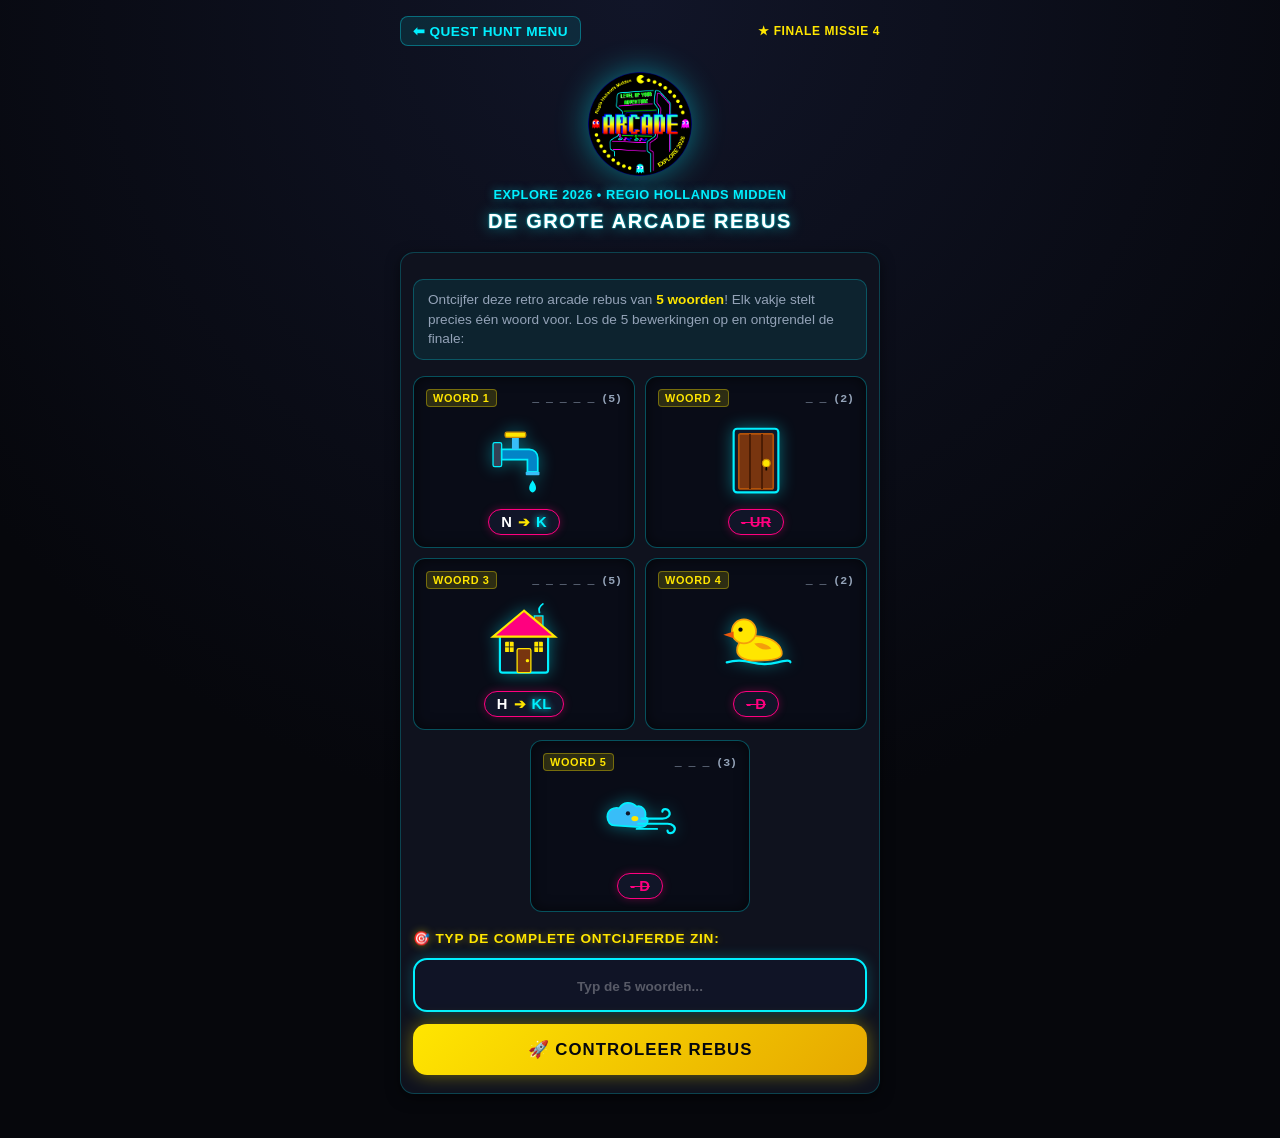
<file: quest_hunt/puzzel_3_rebus.html>
<!DOCTYPE html>
<html lang="nl">
<head>
  <meta charset="UTF-8">
  <meta name="viewport" content="width=device-width, initial-scale=1.0, maximum-scale=1.0, user-scalable=no">
  <title>Explore 2026 - De Grote Arcade Rebus</title>
  <meta name="description" content="Ontcijfer de heldere 5-woorden arcade rebus en kraak de kluis van de finale bij Explore 2026!">
  <link rel="icon" type="image/png" href="../logo.png">
  
  <!-- Explore 2026 Arcade Thema Basis -->
  <link rel="stylesheet" href="../style.css">

  <style>
    /* Bovenste navigatiebalk */
    .nav-top-bar {
      display: flex;
      justify-content: space-between;
      align-items: center;
      width: 100%;
      margin-bottom: 4px;
    }

    .nav-back-link {
      display: inline-flex;
      align-items: center;
      gap: 6px;
      color: var(--neon-cyan);
      text-decoration: none;
      font-size: 0.85rem;
      font-weight: 800;
      letter-spacing: 0.03em;
      text-transform: uppercase;
      padding: 6px 12px;
      background: rgba(0, 240, 255, 0.1);
      border: 1px solid rgba(0, 240, 255, 0.35);
      border-radius: 8px;
      transition: all 0.15s ease;
    }

    .nav-back-link:active {
      background: rgba(0, 240, 255, 0.25);
      transform: scale(0.97);
    }

    /* Hoofd Rebus Card */
    .rebus-card {
      background: var(--card);
      border: 1.5px solid var(--card-border);
      border-radius: var(--radius);
      padding: 18px 12px;
      display: flex;
      flex-direction: column;
      align-items: center;
      text-align: center;
      box-shadow: var(--shadow);
      position: relative;
      overflow: hidden;
      transition: border-color 0.3s ease, box-shadow 0.3s ease;
    }

    .rebus-card.success-card {
      border-color: var(--neon-green);
      box-shadow: 0 0 25px rgba(0, 255, 102, 0.45), inset 0 0 15px rgba(0, 255, 102, 0.15);
      animation: pulseSuccess 2s infinite alternate;
    }

    @keyframes pulseSuccess {
      0% { box-shadow: 0 0 16px rgba(0, 255, 102, 0.3); }
      100% { box-shadow: 0 0 28px rgba(0, 255, 102, 0.6); }
    }

    /* Instructie banner */
    .instruction-badge {
      background: rgba(0, 240, 255, 0.08);
      border: 1px solid rgba(0, 240, 255, 0.25);
      border-radius: 10px;
      padding: 10px 14px;
      margin: 8px 0 16px;
      font-size: 0.85rem;
      line-height: 1.45;
      color: var(--text-muted);
      text-align: left;
      width: 100%;
    }

    .instruction-badge strong {
      color: var(--neon-yellow);
    }

    /* Rebus Grid: 5 Duidelijke Woordkaarten */
    .rebus-grid {
      display: grid;
      grid-template-columns: repeat(2, 1fr);
      gap: 10px;
      width: 100%;
      margin-bottom: 18px;
    }

    /* Laatste kaart centreert netjes over 2 kolommen */
    .rebus-card-item:last-child:nth-child(odd) {
      grid-column: span 2;
      max-width: 220px;
      margin: 0 auto;
      width: 100%;
    }

    .rebus-card-item {
      background: #090c17;
      border: 1.5px solid rgba(0, 240, 255, 0.3);
      border-radius: 12px;
      padding: 12px 8px;
      display: flex;
      flex-direction: column;
      align-items: center;
      gap: 8px;
      box-shadow: inset 0 0 14px rgba(0, 0, 0, 0.6);
      position: relative;
      transition: border-color 0.2s ease, transform 0.15s ease;
    }

    .rebus-card-item:hover {
      border-color: var(--neon-cyan);
    }

    .item-header {
      width: 100%;
      display: flex;
      justify-content: space-between;
      align-items: center;
      padding: 0 4px;
    }

    .item-tag {
      font-size: 0.68rem;
      font-weight: 900;
      text-transform: uppercase;
      letter-spacing: 0.06em;
      padding: 2px 6px;
      border-radius: 4px;
      background: rgba(255, 230, 0, 0.15);
      color: var(--neon-yellow);
      border: 1px solid rgba(255, 230, 0, 0.35);
    }

    .item-length {
      font-size: 0.72rem;
      font-weight: 800;
      color: var(--text-muted);
      font-family: monospace;
    }

    /* SVG Illustratie container */
    .rebus-visual-wrap {
      width: 86px;
      height: 86px;
      display: flex;
      align-items: center;
      justify-content: center;
      filter: drop-shadow(0 0 8px rgba(0, 240, 255, 0.4));
    }

    .rebus-svg {
      width: 100%;
      height: 100%;
      object-fit: contain;
    }

    /* Formule / Letter Bewerking Badge */
    .rebus-formula-badge {
      display: inline-flex;
      align-items: center;
      gap: 6px;
      background: #111528;
      border: 1px solid var(--neon-pink);
      border-radius: 999px;
      padding: 4px 12px;
      font-size: 0.92rem;
      font-weight: 900;
      box-shadow: 0 0 8px rgba(255, 0, 127, 0.3);
    }

    .formula-source {
      color: #ffffff;
    }

    .formula-arrow {
      color: var(--neon-yellow);
      font-size: 0.85rem;
    }

    .formula-target {
      color: var(--neon-cyan);
      text-shadow: 0 0 6px var(--neon-cyan);
    }

    /* Antwoord Invoer Formulier */
    .answer-form {
      width: 100%;
      display: flex;
      flex-direction: column;
      gap: 12px;
    }

    .answer-label {
      font-size: 0.85rem;
      font-weight: 800;
      text-transform: uppercase;
      letter-spacing: 0.06em;
      color: var(--neon-yellow);
      text-shadow: 0 0 8px rgba(255, 230, 0, 0.4);
      text-align: left;
      display: flex;
      align-items: center;
      gap: 6px;
    }

    .answer-input {
      width: 100%;
      background: #101426;
      border: 2px solid var(--neon-cyan);
      border-radius: var(--radius);
      padding: 14px 16px;
      font-size: 1.15rem;
      font-weight: 900;
      letter-spacing: 0.06em;
      text-transform: uppercase;
      color: #ffffff;
      text-align: center;
      outline: none;
      box-shadow: 0 0 14px rgba(0, 240, 255, 0.25);
      transition: border-color 0.2s ease, box-shadow 0.2s ease;
    }

    .answer-input:focus {
      border-color: var(--neon-pink);
      box-shadow: 0 0 20px rgba(255, 0, 127, 0.45);
    }

    .answer-input::placeholder {
      font-size: 0.85rem;
      font-weight: 600;
      letter-spacing: normal;
      text-transform: none;
      color: rgba(255, 255, 255, 0.3);
    }

    .btn-submit-rebus {
      width: 100%;
      background: linear-gradient(135deg, var(--neon-yellow) 0%, #e6a800 100%);
      color: #05070e;
      border: none;
      border-radius: var(--radius);
      padding: 15px;
      font-size: 1.05rem;
      font-weight: 900;
      letter-spacing: 0.06em;
      text-transform: uppercase;
      cursor: pointer;
      box-shadow: 0 0 18px rgba(255, 230, 0, 0.4);
      display: inline-flex;
      align-items: center;
      justify-content: center;
      gap: 8px;
      transition: transform 0.15s ease, filter 0.15s ease;
    }

    .btn-submit-rebus:active {
      transform: scale(0.98);
      filter: brightness(1.1);
    }

    /* Hints Uitklapbaar */
    .btn-hint-toggle {
      background: none;
      border: none;
      color: var(--neon-cyan);
      font-size: 0.8rem;
      font-weight: 800;
      cursor: pointer;
      text-decoration: underline;
      margin-top: 4px;
      display: inline-flex;
      align-items: center;
      gap: 4px;
    }

    .hint-box {
      background: rgba(255, 230, 0, 0.08);
      border: 1px dashed var(--neon-yellow);
      border-radius: 8px;
      padding: 12px 14px;
      color: #cbd5e1;
      font-size: 0.82rem;
      line-height: 1.5;
      margin-top: 6px;
      width: 100%;
      text-align: left;
    }

    /* Foutmelding & Succesbox */
    .alert-box-rebus {
      background: rgba(255, 0, 127, 0.12);
      border: 1.5px solid var(--neon-pink);
      border-radius: var(--radius);
      padding: 14px 16px;
      color: #ffffff;
      font-size: 0.88rem;
      line-height: 1.45;
      text-align: center;
      margin-top: 12px;
      width: 100%;
    }

    .alert-box-rebus.shake {
      animation: shakeAnim 0.45s ease-in-out;
    }

    @keyframes shakeAnim {
      0%, 100% { transform: translateX(0); }
      20%, 60% { transform: translateX(-8px); }
      40%, 80% { transform: translateX(8px); }
    }

    .success-box-rebus {
      background: rgba(0, 255, 102, 0.12);
      border: 1.5px solid var(--neon-green);
      border-radius: var(--radius);
      padding: 18px 16px;
      color: #ffffff;
      text-align: center;
      margin-top: 12px;
      width: 100%;
      box-shadow: 0 0 20px rgba(0, 255, 102, 0.35);
    }

    .action-btn-main {
      width: 100%;
      background: linear-gradient(135deg, var(--neon-green) 0%, #00b347 100%);
      color: #04080e;
      border: none;
      border-radius: var(--radius);
      padding: 16px;
      font-size: 1.05rem;
      font-weight: 900;
      letter-spacing: 0.04em;
      text-transform: uppercase;
      cursor: pointer;
      box-shadow: 0 0 20px rgba(0, 255, 102, 0.45);
      display: inline-flex;
      align-items: center;
      justify-content: center;
      gap: 8px;
      text-decoration: none;
      margin-top: 12px;
      transition: transform 0.15s ease, filter 0.15s ease;
    }

    .action-btn-main:active {
      transform: scale(0.98);
      filter: brightness(1.1);
    }

    /* Countdown Banner */
    .countdown-banner {
      background: rgba(0, 255, 102, 0.12);
      border: 1px dashed var(--neon-green);
      border-radius: 8px;
      padding: 10px 14px;
      color: #ffffff;
      font-size: 0.88rem;
      font-weight: 700;
      margin-top: 12px;
      width: 100%;
      display: flex;
      align-items: center;
      justify-content: space-between;
      gap: 10px;
    }

    .btn-cancel-countdown {
      background: transparent;
      border: 1px solid rgba(255, 255, 255, 0.3);
      color: #cbd5e1;
      padding: 4px 10px;
      border-radius: 6px;
      font-size: 0.78rem;
      cursor: pointer;
    }

    /* Collapsible Settings / Drawer */
    .settings-panel {
      background: #0b0e1b;
      border: 1px solid rgba(255, 255, 255, 0.1);
      border-radius: var(--radius);
      overflow: hidden;
      margin-top: 14px;
      width: 100%;
    }

    .settings-header {
      padding: 12px 16px;
      display: flex;
      justify-content: space-between;
      align-items: center;
      cursor: pointer;
      font-size: 0.85rem;
      font-weight: 700;
      color: var(--text-muted);
      user-select: none;
    }

    .settings-header:hover {
      color: #ffffff;
    }

    .settings-body {
      padding: 14px 16px 18px;
      border-top: 1px solid rgba(255, 255, 255, 0.08);
      display: flex;
      flex-direction: column;
      gap: 12px;
      text-align: left;
    }

    .form-group {
      display: flex;
      flex-direction: column;
      gap: 4px;
    }

    .form-group label {
      font-size: 0.75rem;
      font-weight: 700;
      color: var(--neon-cyan);
      text-transform: uppercase;
      letter-spacing: 0.04em;
    }

    .form-group input {
      background: #111524;
      border: 1px solid var(--card-border);
      border-radius: 8px;
      padding: 9px 12px;
      color: #ffffff;
      font-size: 0.88rem;
      outline: none;
    }

    .form-group input:focus {
      border-color: var(--neon-cyan);
      box-shadow: var(--glow-cyan);
    }

    .btn-row {
      display: flex;
      gap: 8px;
      flex-wrap: wrap;
    }

    .btn-sm-arcade {
      background: #151b2e;
      border: 1px solid var(--neon-yellow);
      color: var(--neon-yellow);
      padding: 8px 12px;
      border-radius: 8px;
      font-size: 0.8rem;
      font-weight: 800;
      cursor: pointer;
      flex: 1;
      text-align: center;
    }

    .btn-sm-arcade:active {
      background: rgba(255, 230, 0, 0.2);
    }

    /* Confetti Canvas */
    #confettiCanvas {
      position: fixed;
      top: 0;
      left: 0;
      width: 100vw;
      height: 100vh;
      pointer-events: none;
      z-index: 9999;
    }

    /* Toast */
    .toast {
      position: fixed;
      bottom: 24px;
      left: 50%;
      transform: translateX(-50%) translateY(100px);
      background: #111524;
      border: 1.5px solid var(--neon-cyan);
      box-shadow: 0 0 16px rgba(0, 240, 255, 0.4);
      color: #ffffff;
      padding: 10px 20px;
      border-radius: 999px;
      font-size: 0.88rem;
      font-weight: 700;
      opacity: 0;
      transition: all 0.3s cubic-bezier(0.34, 1.56, 0.64, 1);
      z-index: 10000;
      white-space: nowrap;
    }

    .toast.show {
      transform: translateX(-50%) translateY(0);
      opacity: 1;
    }
  </style>
</head>
<body>
  <canvas id="confettiCanvas"></canvas>

  <div class="app">
    <!-- Bovenbalk met teruglink naar menu -->
    <div class="nav-top-bar">
      <a href="quest_hunt_menu.html" class="nav-back-link">
        ⬅ Quest Hunt Menu
      </a>
      <span style="font-size: 0.75rem; font-weight: 800; color: var(--neon-yellow); letter-spacing: 0.05em;">
        ★ FINALE MISSIE 4
      </span>
    </div>

    <!-- Header met Explore 2026 Arcade Logo -->
    <header>
      <img src="../logo.png" alt="Explore 2026 Arcade Logo" class="app-logo">
      <div class="subtitle">Explore 2026 • Regio Hollands Midden</div>
      <h1 class="app-title" style="font-size: 1.25rem; line-height: 1.3; margin-top: 6px;">
        De Grote Arcade Rebus
      </h1>
    </header>

    <!-- Hoofd Rebus Kaart -->
    <main class="rebus-card" id="rebusCard">
      <!-- Instructie banner -->
      <div class="instruction-badge">
        Ontcijfer deze retro arcade rebus van <strong>5 woorden</strong>! Elk vakje stelt precies één woord voor. Los de 5 bewerkingen op en ontgrendel de finale:
      </div>

      <!-- Het 5-delige Rebus Raster -->
      <div class="rebus-grid">
        
        <!-- VAK 1: KRAAN (N -> K) = KRAAK -->
        <div class="rebus-card-item">
          <div class="item-header">
            <span class="item-tag">Woord 1</span>
            <span class="item-length">_ _ _ _ _ (5)</span>
          </div>
          <div class="rebus-visual-wrap">
            <!-- Kraan SVG -->
            <svg class="rebus-svg" viewBox="0 0 100 100" fill="none" xmlns="http://www.w3.org/2000/svg">
              <!-- Muurplaat -->
              <rect x="14" y="32" width="10" height="28" rx="2" fill="#334155" stroke="#00f0ff" stroke-width="1.5"/>
              <!-- Buis naar voren en omlaag -->
              <path d="M24 40 H56 C62 40 66 44 66 50 V66 H54 V52 H24 Z" fill="#0284c7" stroke="#00f0ff" stroke-width="2"/>
              <!-- Kraanknop bovenop -->
              <rect x="36" y="24" width="8" height="16" fill="#38bdf8"/>
              <rect x="28" y="20" width="24" height="6" rx="2" fill="#ffe600" stroke="#ca8a04" stroke-width="1.5"/>
              <!-- Uitloop & Waterdruppel -->
              <rect x="52" y="66" width="16" height="4" rx="1" fill="#38bdf8"/>
              <path d="M60 76 C58 79 56 82 56 85 C56 88 58 90 60 90 C62 90 64 88 64 85 C64 82 62 79 60 76 Z" fill="#00f0ff"/>
            </svg>
          </div>
          <div class="rebus-formula-badge">
            <span class="formula-source">N</span>
            <span class="formula-arrow">➔</span>
            <span class="formula-target">K</span>
          </div>
        </div>

        <!-- VAK 2: DEUR (- UR) = DE -->
        <div class="rebus-card-item">
          <div class="item-header">
            <span class="item-tag">Woord 2</span>
            <span class="item-length">_ _ (2)</span>
          </div>
          <div class="rebus-visual-wrap">
            <!-- Houten Deur SVG -->
            <svg class="rebus-svg" viewBox="0 0 100 100" fill="none" xmlns="http://www.w3.org/2000/svg">
              <!-- Kozijn -->
              <rect x="24" y="16" width="52" height="74" rx="4" fill="#0f172a" stroke="#00f0ff" stroke-width="2.5"/>
              <!-- Deurpaneel -->
              <rect x="30" y="22" width="40" height="64" rx="2" fill="#78350f" stroke="#b45309" stroke-width="2"/>
              <!-- Planken lijnen -->
              <line x1="43" y1="22" x2="43" y2="86" stroke="#451a03" stroke-width="2"/>
              <line x1="57" y1="22" x2="57" y2="86" stroke="#451a03" stroke-width="2"/>
              <!-- Deurknop / Slot -->
              <circle cx="62" cy="56" r="4.5" fill="#ffe600" stroke="#ca8a04" stroke-width="1.5"/>
              <rect x="61" y="60.5" width="2" height="4" fill="#000000"/>
            </svg>
          </div>
          <div class="rebus-formula-badge">
            <span class="formula-source" style="text-decoration: line-through; color: var(--neon-pink);">- UR</span>
          </div>
        </div>

        <!-- VAK 3: HUIS (H -> KL) = KLUIS -->
        <div class="rebus-card-item">
          <div class="item-header">
            <span class="item-tag">Woord 3</span>
            <span class="item-length">_ _ _ _ _ (5)</span>
          </div>
          <div class="rebus-visual-wrap">
            <!-- Huis SVG -->
            <svg class="rebus-svg" viewBox="0 0 100 100" fill="none" xmlns="http://www.w3.org/2000/svg">
              <!-- Schoorsteen met rook -->
              <rect x="62" y="22" width="10" height="18" fill="#b45309" stroke="#00f0ff" stroke-width="1.5"/>
              <path d="M68 18 Q66 12 72 8" stroke="#00f0ff" stroke-width="2" stroke-linecap="round"/>
              <!-- Gevel / Muren -->
              <rect x="22" y="44" width="56" height="44" rx="3" fill="#0f172a" stroke="#00f0ff" stroke-width="2.5"/>
              <!-- Dak (Driehoek) -->
              <polygon points="50,16 14,46 86,46" fill="#ff007f" stroke="#ffe600" stroke-width="2.5"/>
              <!-- Voordeur -->
              <rect x="42" y="60" width="16" height="28" rx="2" fill="#78350f" stroke="#ffe600" stroke-width="1.5"/>
              <circle cx="54" cy="74" r="2" fill="#ffe600"/>
              <!-- Raampje Links -->
              <rect x="28" y="52" width="10" height="12" rx="1" fill="#ffe600"/>
              <line x1="33" y1="52" x2="33" y2="64" stroke="#0f172a" stroke-width="1"/>
              <line x1="28" y1="58" x2="38" y2="58" stroke="#0f172a" stroke-width="1"/>
              <!-- Raampje Rechts -->
              <rect x="62" y="52" width="10" height="12" rx="1" fill="#ffe600"/>
              <line x1="67" y1="52" x2="67" y2="64" stroke="#0f172a" stroke-width="1"/>
              <line x1="62" y1="58" x2="72" y2="58" stroke="#0f172a" stroke-width="1"/>
            </svg>
          </div>
          <div class="rebus-formula-badge">
            <span class="formula-source">H</span>
            <span class="formula-arrow">➔</span>
            <span class="formula-target">KL</span>
          </div>
        </div>

        <!-- VAK 4: EEND (- D) = EN -->
        <div class="rebus-card-item">
          <div class="item-header">
            <span class="item-tag">Woord 4</span>
            <span class="item-length">_ _ (2)</span>
          </div>
          <div class="rebus-visual-wrap">
            <!-- Eend SVG -->
            <svg class="rebus-svg" viewBox="0 0 100 100" fill="none" xmlns="http://www.w3.org/2000/svg">
              <!-- Water golven -->
              <path d="M16 76 Q30 72 45 76 T75 76 T90 76" stroke="#00f0ff" stroke-width="2.5" stroke-linecap="round"/>
              <!-- Eend Lichaam -->
              <path d="M28 62 C28 50 40 44 56 46 C70 48 80 56 80 66 C80 72 68 74 50 74 C34 74 28 68 28 62 Z" fill="#ffe600" stroke="#f59e0b" stroke-width="2"/>
              <!-- Eend Hoofd -->
              <circle cx="36" cy="40" r="14" fill="#ffe600" stroke="#f59e0b" stroke-width="2"/>
              <!-- Oog -->
              <circle cx="32" cy="38" r="2.5" fill="#04080e"/>
              <!-- Snavel -->
              <path d="M24 40 L12 44 L24 48 Z" fill="#ea580c"/>
              <!-- Vleugel -->
              <path d="M48 54 Q60 52 68 60 Q56 64 48 54 Z" fill="#f59e0b"/>
            </svg>
          </div>
          <div class="rebus-formula-badge">
            <span class="formula-source" style="text-decoration: line-through; color: var(--neon-pink);">- D</span>
          </div>
        </div>

        <!-- VAK 5: WIND (- D) = WIN -->
        <div class="rebus-card-item">
          <div class="item-header">
            <span class="item-tag">Woord 5</span>
            <span class="item-length">_ _ _ (3)</span>
          </div>
          <div class="rebus-visual-wrap">
            <!-- Wind / Blaaswolk SVG -->
            <svg class="rebus-svg" viewBox="0 0 100 100" fill="none" xmlns="http://www.w3.org/2000/svg">
              <!-- Blaaswolk gezichtje links -->
              <path d="M20 54 C16 54 12 50 12 44 C12 36 20 32 26 34 C30 26 40 26 46 32 C52 30 58 36 56 44 C62 48 58 56 50 56 Z" fill="#38bdf8" stroke="#00f0ff" stroke-width="2"/>
              <!-- Oogje & Wang -->
              <circle cx="36" cy="40" r="2.5" fill="#0f172a"/>
              <ellipse cx="44" cy="46" rx="4" ry="3" fill="#ffe600"/>
              <!-- Windvlagen / Wervelingen -->
              <path d="M52 46 H76 C82 46 86 42 84 38 C82 34 76 34 76 38" stroke="#00f0ff" stroke-width="2.5" stroke-linecap="round"/>
              <path d="M48 52 H82 C88 52 92 56 90 60 C88 64 82 64 82 60" stroke="#00f0ff" stroke-width="2.5" stroke-linecap="round"/>
              <path d="M46 58 H70" stroke="#00f0ff" stroke-width="2" stroke-linecap="round"/>
            </svg>
          </div>
          <div class="rebus-formula-badge">
            <span class="formula-source" style="text-decoration: line-through; color: var(--neon-pink);">- D</span>
          </div>
        </div>

      </div>

      <!-- Invoerformulier -->
      <form id="rebusForm" class="answer-form" onsubmit="return false;">
        <label for="rebusInput" class="answer-label">
          <span>🎯 Typ de complete ontcijferde zin:</span>
        </label>
        <input 
          type="text" 
          id="rebusInput" 
          class="answer-input" 
          placeholder="Typ de 5 woorden..." 
          autocomplete="off" 
          autocorrect="off" 
          autocapitalize="characters" 
          spellcheck="false"
        >

        <button type="submit" id="btnSubmitRebus" class="btn-submit-rebus">
          🚀 Controleer Rebus
        </button>

        <div id="hintBox" class="hint-box" style="display: none;">
          <strong>De 5 voorwerpen zijn:</strong><br>
          • <strong>Vak 1:</strong> Kraan (vervang N door K)<br>
          • <strong>Vak 2:</strong> Deur (haal UR weg)<br>
          • <strong>Vak 3:</strong> Huis (vervang H door KL)<br>
          • <strong>Vak 4:</strong> Eend (haal D weg)<br>
          • <strong>Vak 5:</strong> Wind (haal D weg)
        </div>
      </form>

      <!-- Foutmelding bij onjuist antwoord -->
      <div id="alertBox" class="alert-box-rebus" style="display: none;">
        <strong>⚠️ Helaas, dat is nog niet de juiste zin!</strong>
        <div style="margin-top: 4px; font-size: 0.82rem; color: #cbd5e1;">
          Kijk goed naar de 5 plaatjes en de letterbewerkingen. Gebruik eventueel de hint hierboven.
        </div>
      </div>

      <!-- Succesmelding bij goed antwoord -->
      <div id="successBox" class="success-box-rebus" style="display: none;">
        <h2 style="font-size: 1.25rem; font-weight: 900; color: var(--neon-green); margin-bottom: 6px;">
          🎉 REBUS MET SUCCES GEKRAAKT! 🎉
        </h2>
        <p style="font-size: 0.95rem; color: #ffffff;">
          Ongelofelijk knap gedaan! De complete finale zin is:<br>
          <strong style="color: var(--neon-yellow); font-size: 1.15rem; letter-spacing: 0.05em;">KRAAK DE KLUIS EN WIN</strong>!
        </p>
      </div>

      <!-- Automatische Countdown bij correct antwoord -->
      <div id="countdownBanner" class="countdown-banner" style="display: none;">
        <span>🚀 Doorsturen naar bestemming over <strong id="countdownSec">3</strong>s...</span>
        <button type="button" class="btn-cancel-countdown" id="cancelCountdownBtn">Pauzeren</button>
      </div>

      <!-- Directe bestemmingsknop na succes -->
      <a id="btnGoTarget" href="#" class="action-btn-main" style="display: none;">
        🎉 Ga naar Bestemming! 🚀
      </a>
    </main>
  </div>

  <!-- Toast notificatie -->
  <div id="toast" class="toast">Instellingen opgeslagen!</div>

  <script>
    /**
     * Explore 2026 - De Grote Arcade Rebus
     * 5-Word Rebus Verification Engine: KRAAK DE KLUIS EN WIN
     */

    const DEFAULT_CONFIG = {
      targetCode: 'KRAAK DE KLUIS EN WIN',
      targetUrl: 'https://skenme.nl/qr/scan.php?ID=aaeb295961',
      autoRedirectDelaySec: 3
    };

    const STORAGE_KEY = 'explore_rebus_config';

    let currentConfig = loadConfig();
    let countdownTimer = null;
    let countdownRemaining = 3;
    let hasTriggeredSuccess = false;

    // DOM Elementen
    const elRebusCard = document.getElementById('rebusCard');
    const elRebusForm = document.getElementById('rebusForm');
    const elRebusInput = document.getElementById('rebusInput');
    const elAlertBox = document.getElementById('alertBox');
    const elSuccessBox = document.getElementById('successBox');
    const elCountdownBanner = document.getElementById('countdownBanner');
    const elCountdownSec = document.getElementById('countdownSec');
    const elCancelCountdownBtn = document.getElementById('cancelCountdownBtn');
    const elBtnGoTarget = document.getElementById('btnGoTarget');
    const elBtnToggleHint = document.getElementById('btnToggleHint');
    const elHintBox = document.getElementById('hintBox');
    const elToast = document.getElementById('toast');

    // Settings elementen
    const elSettingsToggle = document.getElementById('settingsToggle');
    const elSettingsBody = document.getElementById('settingsBody');
    const elToggleArrow = document.getElementById('toggleArrow');
    const elCfgTargetCode = document.getElementById('cfgTargetCode');
    const elCfgTargetUrl = document.getElementById('cfgTargetUrl');
    const elBtnSaveConfig = document.getElementById('btnSaveConfig');
    const elBtnSimulateCorrect = document.getElementById('btnSimulateCorrect');
    const elBtnCopyShareLink = document.getElementById('btnCopyShareLink');
    const elBtnResetConfig = document.getElementById('btnResetConfig');

    /**
     * Configuratie inlezen: URL parameters > LocalStorage > Default
     */
    function loadConfig() {
      const urlParams = new URLSearchParams(window.location.search);
      let saved = {};
      try {
        saved = JSON.parse(localStorage.getItem(STORAGE_KEY)) || {};
      } catch (e) {}

      const code = (urlParams.get('code') || urlParams.get('answer') || saved.targetCode || DEFAULT_CONFIG.targetCode).trim().toUpperCase();
      const target = urlParams.get('url') || urlParams.get('target') || saved.targetUrl || DEFAULT_CONFIG.targetUrl;

      return {
        targetCode: code || DEFAULT_CONFIG.targetCode,
        targetUrl: target || DEFAULT_CONFIG.targetUrl,
        autoRedirectDelaySec: DEFAULT_CONFIG.autoRedirectDelaySec
      };
    }

    function showToast(message) {
      if (!elToast) return;
      elToast.textContent = message;
      elToast.classList.add('show');
      setTimeout(() => elToast.classList.remove('show'), 2600);
    }

    /**
     * Normalisatie van invoer (verwijdert spaties en leestekens voor vergelijking)
     */
    function normalizeCode(str) {
      return (str || '')
        .toUpperCase()
        .replace(/[^A-Z0-9]/g, '');
    }

    /**
     * Antwoordcontrole
     */
    function checkAnswer() {
      const userInput = normalizeCode(elRebusInput.value);
      const expected = normalizeCode(currentConfig.targetCode);
      const altExpected1 = normalizeCode('KRAAK DE KLUIS EN WIN');
      const altExpected2 = normalizeCode('KRAAK HET SPEL EN WIN');

      if (!userInput) {
        showToast('⚠️ Vul eerst je antwoord in!');
        elRebusInput.focus();
        return;
      }

      // Check of het antwoord overeenkomt
      if (userInput === expected || userInput === altExpected1 || userInput === altExpected2) {
        handleSuccess();
      } else {
        handleFailure();
      }
    }

    function handleSuccess() {
      elAlertBox.style.display = 'none';
      elSuccessBox.style.display = 'block';
      elRebusCard.classList.add('success-card');
      elBtnGoTarget.href = currentConfig.targetUrl;
      elBtnGoTarget.style.display = 'inline-flex';

      if (!hasTriggeredSuccess) {
        hasTriggeredSuccess = true;
        startConfetti();
        startRedirectCountdown();
      }
    }

    function handleFailure() {
      elAlertBox.style.display = 'block';
      elAlertBox.classList.remove('shake');
      void elAlertBox.offsetWidth;
      elAlertBox.classList.add('shake');
      elRebusInput.focus();
    }

    elRebusForm.addEventListener('submit', (e) => {
      e.preventDefault();
      checkAnswer();
    });

    // Toggle extra hints
    elBtnToggleHint.addEventListener('click', () => {
      const isHidden = elHintBox.style.display === 'none';
      elHintBox.style.display = isHidden ? 'block' : 'none';
      elBtnToggleHint.textContent = isHidden ? '🙈 Hints inklappen' : '💡 Hulp nodig bij de plaatjes?';
    });

    /**
     * Countdown naar Bestemming
     */
    function startRedirectCountdown() {
      countdownRemaining = currentConfig.autoRedirectDelaySec || 3;
      elCountdownSec.textContent = countdownRemaining;
      elCountdownBanner.style.display = 'flex';

      clearInterval(countdownTimer);
      countdownTimer = setInterval(() => {
        countdownRemaining--;
        if (countdownRemaining <= 0) {
          clearInterval(countdownTimer);
          window.location.href = currentConfig.targetUrl;
        } else {
          elCountdownSec.textContent = countdownRemaining;
        }
      }, 1000);
    }

    function stopRedirectCountdown() {
      clearInterval(countdownTimer);
      elCountdownBanner.style.display = 'none';
    }

    elCancelCountdownBtn.addEventListener('click', () => {
      stopRedirectCountdown();
      showToast('Automatisch doorsturen gepauzeerd');
    });

    /**
     * Confetti Effect
     */
    function startConfetti() {
      const canvas = document.getElementById('confettiCanvas');
      if (!canvas) return;
      const ctx = canvas.getContext('2d');
      canvas.width = window.innerWidth;
      canvas.height = window.innerHeight;

      const colors = ['#00f0ff', '#ff007f', '#ffe600', '#00ff66', '#ffffff'];
      const particles = [];
      const particleCount = 85;

      for (let i = 0; i < particleCount; i++) {
        particles.push({
          x: canvas.width / 2 + (Math.random() - 0.5) * 60,
          y: canvas.height / 2 + (Math.random() - 0.5) * 60,
          vx: (Math.random() - 0.5) * 12,
          vy: (Math.random() - 1.2) * 14,
          size: Math.random() * 8 + 4,
          color: colors[Math.floor(Math.random() * colors.length)],
          rotation: Math.random() * 360,
          rotSpeed: (Math.random() - 0.5) * 15,
          gravity: 0.38,
          alpha: 1,
          decay: Math.random() * 0.012 + 0.008
        });
      }

      function animate() {
        ctx.clearRect(0, 0, canvas.width, canvas.height);
        let alive = 0;

        particles.forEach(p => {
          if (p.alpha > 0) {
            alive++;
            p.x += p.vx;
            p.y += p.vy;
            p.vy += p.gravity;
            p.rotation += p.rotSpeed;
            p.alpha -= p.decay;

            ctx.save();
            ctx.translate(p.x, p.y);
            ctx.rotate((p.rotation * Math.PI) / 180);
            ctx.fillStyle = p.color;
            ctx.globalAlpha = Math.max(0, p.alpha);
            ctx.fillRect(-p.size / 2, -p.size / 2, p.size, p.size * 0.7);
            ctx.restore();
          }
        });

        if (alive > 0) {
          requestAnimationFrame(animate);
        } else {
          ctx.clearRect(0, 0, canvas.width, canvas.height);
        }
      }

      requestAnimationFrame(animate);
    }

    /**
     * UI & Settings Initialisatie
     */
    function initUI() {
      // Settings toggle
      elSettingsToggle.addEventListener('click', () => {
        const isHidden = elSettingsBody.style.display === 'none';
        elSettingsBody.style.display = isHidden ? 'flex' : 'none';
        elToggleArrow.textContent = isHidden ? '▲' : '▼';
      });

      elCfgTargetCode.value = currentConfig.targetCode;
      elCfgTargetUrl.value = currentConfig.targetUrl;

      // Opslaan instellingen
      elBtnSaveConfig.addEventListener('click', () => {
        const code = elCfgTargetCode.value.trim().toUpperCase() || 'KRAAK DE KLUIS EN WIN';
        const url = elCfgTargetUrl.value.trim() || DEFAULT_CONFIG.targetUrl;

        currentConfig.targetCode = code;
        currentConfig.targetUrl = url;

        try {
          localStorage.setItem(STORAGE_KEY, JSON.stringify(currentConfig));
        } catch (e) {}

        showToast('Instellingen opgeslagen!');
      });

      // Simuleer juiste code
      elBtnSimulateCorrect.addEventListener('click', () => {
        elRebusInput.value = currentConfig.targetCode;
        checkAnswer();
        showToast(`🎮 Oplossing ingevuld!`);
      });

      // Deelbare link kopiëren
      elBtnCopyShareLink.addEventListener('click', () => {
        const url = new URL(window.location.href);
        url.searchParams.set('code', currentConfig.targetCode);
        url.searchParams.set('url', currentConfig.targetUrl);

        navigator.clipboard.writeText(url.toString())
          .then(() => showToast('🔗 Deelbare link gekopieerd!'))
          .catch(() => prompt('Kopieer deze link:', url.toString()));
      });

      // Reset
      elBtnResetConfig.addEventListener('click', () => {
        if (confirm('Wil je de instellingen herstellen naar standaard?')) {
          try {
            localStorage.removeItem(STORAGE_KEY);
          } catch (e) {}
          currentConfig = { ...DEFAULT_CONFIG };
          elCfgTargetCode.value = currentConfig.targetCode;
          elCfgTargetUrl.value = currentConfig.targetUrl;
          showToast('Instellingen hersteld naar standaard');
        }
      });
    }

    document.addEventListener('DOMContentLoaded', initUI);
  </script>
</body>
</html>
</file>
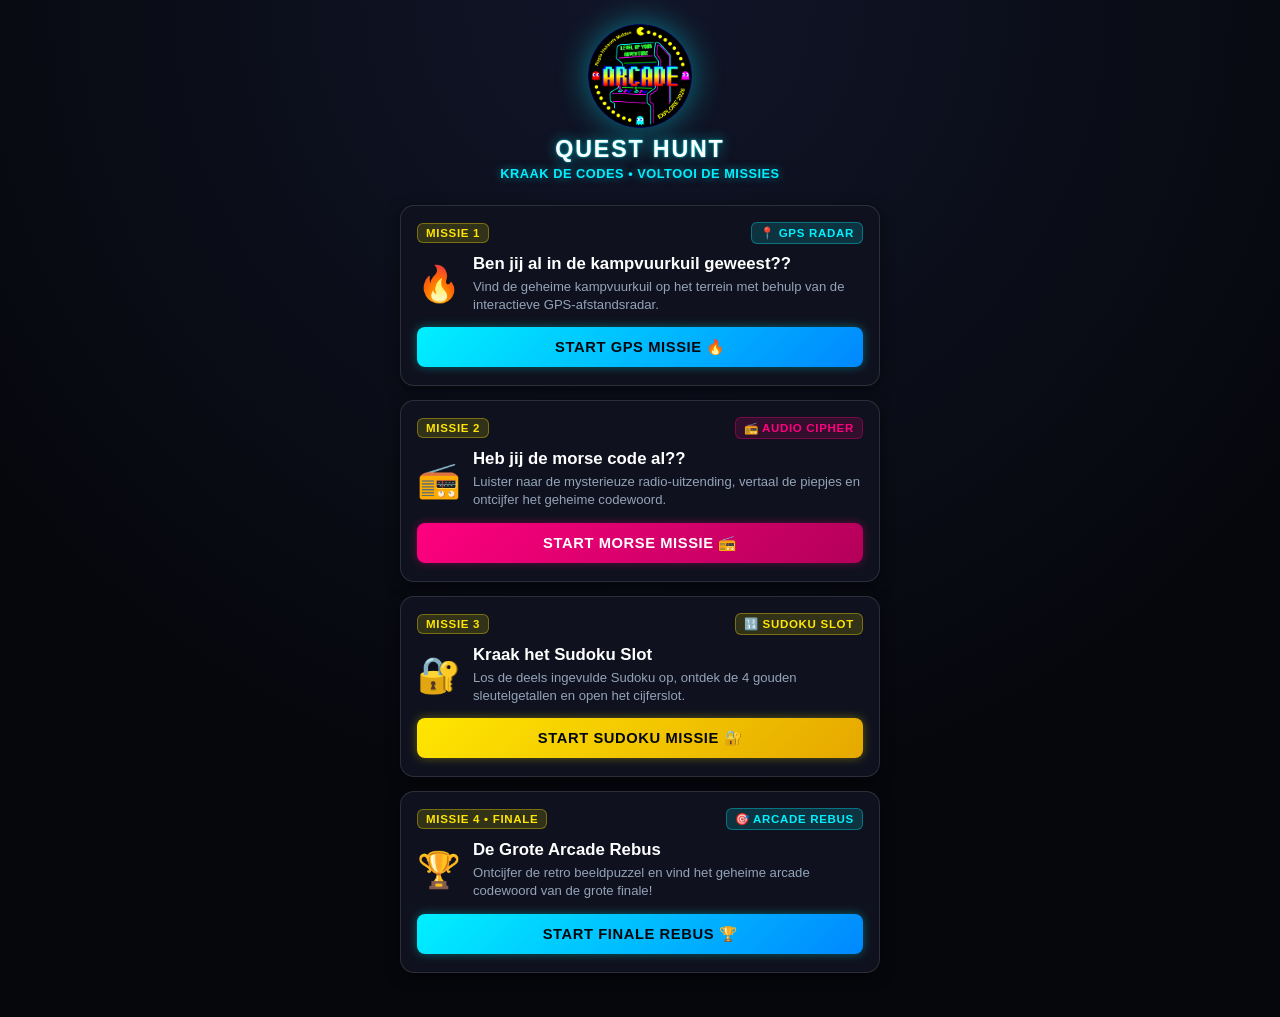
<file: quest_hunt/quest_hunt_menu.html>
<!DOCTYPE html>
<html lang="nl">
<head>
  <meta charset="UTF-8">
  <meta name="viewport" content="width=device-width, initial-scale=1.0, maximum-scale=1.0, user-scalable=no">
  <title>Explore 2026 - Quest Hunt Menu</title>
  <meta name="description" content="Explore 2026 Quest Hunt - Ontdek de missies en kraak de geheimen!">
  <link rel="icon" type="image/png" href="../logo.png">
  
  <!-- Explore 2026 Arcade Thema Basis -->
  <link rel="stylesheet" href="../style.css">

  <style>
    /* Quest Cards Grid */
    .quest-grid {
      display: flex;
      flex-direction: column;
      gap: 14px;
      margin-top: 6px;
    }

    .quest-card {
      background: var(--card);
      border: 1.5px solid rgba(255, 255, 255, 0.12);
      border-radius: var(--radius);
      padding: 16px 16px 18px;
      display: flex;
      flex-direction: column;
      gap: 10px;
      box-shadow: var(--shadow);
      position: relative;
      overflow: hidden;
      text-decoration: none;
      color: inherit;
      transition: transform 0.15s ease, border-color 0.2s ease, box-shadow 0.2s ease;
    }

    .quest-card:not(.locked):hover {
      border-color: var(--neon-cyan);
      box-shadow: 0 0 16px rgba(0, 240, 255, 0.3);
    }

    .quest-card:not(.locked):active {
      transform: scale(0.98);
    }

    .quest-card.locked {
      opacity: 0.72;
      border-style: dashed;
      cursor: not-allowed;
    }

    .quest-top {
      display: flex;
      justify-content: space-between;
      align-items: center;
      gap: 8px;
    }

    .quest-tag {
      font-size: 0.72rem;
      font-weight: 800;
      text-transform: uppercase;
      letter-spacing: 0.06em;
      padding: 3px 8px;
      border-radius: 6px;
    }

    .tag-cyan {
      background: rgba(0, 240, 255, 0.15);
      color: var(--neon-cyan);
      border: 1px solid rgba(0, 240, 255, 0.35);
    }

    .tag-pink {
      background: rgba(255, 0, 127, 0.15);
      color: var(--neon-pink);
      border: 1px solid rgba(255, 0, 127, 0.35);
    }

    .tag-yellow {
      background: rgba(255, 230, 0, 0.15);
      color: var(--neon-yellow);
      border: 1px solid rgba(255, 230, 0, 0.35);
    }

    .tag-muted {
      background: rgba(255, 255, 255, 0.08);
      color: var(--text-muted);
      border: 1px solid rgba(255, 255, 255, 0.15);
    }

    .quest-title-row {
      display: flex;
      align-items: center;
      gap: 12px;
    }

    .quest-icon {
      font-size: 2.2rem;
      flex-shrink: 0;
      line-height: 1;
    }

    .quest-info {
      flex: 1;
      text-align: left;
    }

    .quest-name {
      font-size: 1.05rem;
      font-weight: 800;
      color: #ffffff;
      line-height: 1.25;
      margin-bottom: 3px;
    }

    .quest-desc {
      font-size: 0.82rem;
      color: var(--text-muted);
      line-height: 1.35;
    }

    /* Actieknop op de kaart */
    .btn-quest-action {
      width: 100%;
      border: none;
      border-radius: 8px;
      padding: 11px 14px;
      font-size: 0.92rem;
      font-weight: 800;
      letter-spacing: 0.04em;
      text-transform: uppercase;
      cursor: pointer;
      display: inline-flex;
      align-items: center;
      justify-content: center;
      gap: 6px;
      text-decoration: none;
      transition: filter 0.15s ease;
      margin-top: 4px;
    }

    .btn-quest-action.btn-cyan {
      background: linear-gradient(135deg, var(--neon-cyan) 0%, var(--neon-blue) 100%);
      color: #04080e;
      box-shadow: 0 0 10px rgba(0, 240, 255, 0.35);
    }

    .btn-quest-action.btn-pink {
      background: linear-gradient(135deg, var(--neon-pink) 0%, #b30059 100%);
      color: #ffffff;
      box-shadow: 0 0 10px rgba(255, 0, 127, 0.35);
    }

    .btn-quest-action.btn-locked {
      background: rgba(255, 255, 255, 0.06);
      border: 1px solid rgba(255, 255, 255, 0.1);
      color: var(--text-muted);
      cursor: not-allowed;
    }

    /* Toast */
    .toast {
      position: fixed;
      bottom: 24px;
      left: 50%;
      transform: translateX(-50%) translateY(100px);
      background: #111524;
      border: 1.5px solid var(--neon-cyan);
      box-shadow: 0 0 16px rgba(0, 240, 255, 0.4);
      color: #ffffff;
      padding: 10px 20px;
      border-radius: 999px;
      font-size: 0.88rem;
      font-weight: 700;
      opacity: 0;
      transition: all 0.3s cubic-bezier(0.34, 1.56, 0.64, 1);
      z-index: 10000;
      white-space: nowrap;
    }

    .toast.show {
      transform: translateX(-50%) translateY(0);
      opacity: 1;
    }
  </style>
</head>
<body>
  <div class="app">
    <!-- Header met Explore 2026 Arcade Logo -->
    <header>
      <img src="../logo.png" alt="Explore 2026 Arcade Logo" class="app-logo">
      <h1 class="app-title">QUEST HUNT</h1>
      <div class="subtitle">Kraak de codes • Voltooi de missies</div>
    </header>

    <!-- Overzicht van de Quests / Missies -->
    <main class="quest-grid">
      <!-- Missie 1: Kampvuurkuil GPS Check -->
      <a href="ben_jij_in_de_KVK_geweest.html" class="quest-card" id="cardKvk">
        <div class="quest-top">
          <span class="quest-tag tag-yellow">Missie 1</span>
          <span class="quest-tag tag-cyan">📍 GPS Radar</span>
        </div>
        <div class="quest-title-row">
          <div class="quest-icon">🔥</div>
          <div class="quest-info">
            <h2 class="quest-name">Ben jij al in de kampvuurkuil geweest??</h2>
            <p class="quest-desc">
              Vind de geheime kampvuurkuil op het terrein met behulp van de interactieve GPS-afstandsradar.
            </p>
          </div>
        </div>
        <div class="btn-quest-action btn-cyan">
          Start GPS Missie 🔥
        </div>
      </a>

      <!-- Missie 2: Morse Code Kraken -->
      <a href="heb_jij_de_morse_code_all.html" class="quest-card" id="cardMorse">
        <div class="quest-top">
          <span class="quest-tag tag-yellow">Missie 2</span>
          <span class="quest-tag tag-pink">📻 Audio Cipher</span>
        </div>
        <div class="quest-title-row">
          <div class="quest-icon">📻</div>
          <div class="quest-info">
            <h2 class="quest-name">Heb jij de morse code al??</h2>
            <p class="quest-desc">
              Luister naar de mysterieuze radio-uitzending, vertaal de piepjes en ontcijfer het geheime codewoord.
            </p>
          </div>
        </div>
        <div class="btn-quest-action btn-pink">
          Start Morse Missie 📻
        </div>
      </a>

      <!-- Missie 3: Kraak het Sudoku Slot -->
      <a href="puzzel_2_sudoku.html" class="quest-card" id="cardPuzzle2">
        <div class="quest-top">
          <span class="quest-tag tag-yellow">Missie 3</span>
          <span class="quest-tag tag-yellow">🔢 Sudoku Slot</span>
        </div>
        <div class="quest-title-row">
          <div class="quest-icon">🔐</div>
          <div class="quest-info">
            <h2 class="quest-name">Kraak het Sudoku Slot</h2>
            <p class="quest-desc">
              Los de deels ingevulde Sudoku op, ontdek de 4 gouden sleutelgetallen en open het cijferslot.
            </p>
          </div>
        </div>
        <div class="btn-quest-action" style="background: linear-gradient(135deg, var(--neon-yellow) 0%, #e6a800 100%); color: #04080e; box-shadow: 0 0 10px rgba(255, 230, 0, 0.35);">
          Start Sudoku Missie 🔐
        </div>
      </a>

      <!-- Missie 4: De Grote Arcade Rebus -->
      <a href="puzzel_3_rebus.html" class="quest-card" id="cardPuzzle3">
        <div class="quest-top">
          <span class="quest-tag tag-yellow">Missie 4 • Finale</span>
          <span class="quest-tag tag-cyan">🎯 Arcade Rebus</span>
        </div>
        <div class="quest-title-row">
          <div class="quest-icon">🏆</div>
          <div class="quest-info">
            <h2 class="quest-name">De Grote Arcade Rebus</h2>
            <p class="quest-desc">
              Ontcijfer de retro beeldpuzzel en vind het geheime arcade codewoord van de grote finale!
            </p>
          </div>
        </div>
        <div class="btn-quest-action btn-cyan">
          Start Finale Rebus 🏆
        </div>
      </a>
    </main>
  </div>

  <!-- Toast notificatie -->
  <div id="toast" class="toast">Melding</div>

  <script>
    /**
     * Explore 2026 - Quest Hunt Menu Controller
     */
    const elToast = document.getElementById('toast');

    function showToast(msg) {
      if (!elToast) return;
      elToast.textContent = msg;
      elToast.classList.add('show');
      setTimeout(() => elToast.classList.remove('show'), 2600);
    }

    function showLockedMessage(name) {
      showToast(`🔒 ${name} wordt tijdens het evenement ontgrendeld!`);
    }
  </script>
</body>
</html>
</file>
<file: style.css>
/* style.css - Explore 2026 Arcade Thema (geoptimaliseerd voor smartphone) */

:root {
  /* Arcade Palet afkomstig uit Explore 2026 logo */
  --bg: #06070c;
  --bg-gradient: radial-gradient(circle at 50% 0%, #111528 0%, #06070c 75%);
  --card: #0f121e;
  --card-border: rgba(0, 240, 255, 0.22);
  --text: #ffffff;
  --text-muted: #94a3b8;
  
  /* Neon Accentkleuren */
  --neon-cyan: #00f0ff;
  --neon-pink: #ff007f;
  --neon-yellow: #ffe600;
  --neon-green: #00ff66;
  --neon-blue: #0088ff;

  --radius: 14px;
  --shadow: 0 4px 14px rgba(0, 0, 0, 0.5);
  --glow-cyan: 0 0 12px rgba(0, 240, 255, 0.35);
  --glow-pink: 0 0 12px rgba(255, 0, 127, 0.35);
}

* {
  box-sizing: border-box;
  margin: 0;
  padding: 0;
  -webkit-tap-highlight-color: transparent;
}

body {
  font-family: -apple-system, BlinkMacSystemFont, "Segoe UI", Roboto, sans-serif;
  background: var(--bg);
  background-image: var(--bg-gradient);
  background-attachment: fixed;
  color: var(--text);
  min-height: 100vh;
  padding: 16px 14px 44px;
  display: flex;
  justify-content: center;
}

.app {
  width: 100%;
  max-width: 480px;
  display: flex;
  flex-direction: column;
  gap: 14px;
}

/* Header & Explore 2026 Arcade Logo */
header {
  text-align: center;
  padding: 8px 0 4px;
  display: flex;
  flex-direction: column;
  align-items: center;
}

.app-logo {
  width: 104px;
  height: 104px;
  border-radius: 50%;
  object-fit: contain;
  margin-bottom: 8px;
  filter: drop-shadow(0 0 16px rgba(0, 240, 255, 0.45));
  transition: transform 0.2s ease;
}

.app-logo:active {
  transform: scale(0.96);
}

.app-title {
  font-size: 1.45rem;
  font-weight: 900;
  letter-spacing: 0.08em;
  text-transform: uppercase;
  color: #ffffff;
  text-shadow: 0 0 14px rgba(0, 240, 255, 0.6), 0 0 2px #00f0ff;
}

.subtitle {
  font-size: 0.8rem;
  font-weight: 700;
  color: var(--neon-cyan);
  text-shadow: 0 0 8px rgba(0, 240, 255, 0.5);
  margin-top: 3px;
  letter-spacing: 0.04em;
  text-transform: uppercase;
}

/* Opgeslagen Draaiboeken (Neon Arcade Card) */
.saved-section {
  display: flex;
  flex-direction: column;
  gap: 8px;
}

.saved-list {
  display: flex;
  flex-direction: column;
  gap: 8px;
}

.saved-card {
  background: #111524;
  border: 1.5px solid var(--neon-cyan);
  border-radius: var(--radius);
  padding: 12px 14px;
  display: flex;
  align-items: center;
  justify-content: space-between;
  gap: 10px;
  box-shadow: 0 0 14px rgba(0, 240, 255, 0.25);
  cursor: pointer;
  transition: transform 0.1s ease, box-shadow 0.1s ease;
}

.saved-card:active {
  background: #161c30;
  transform: scale(0.99);
  box-shadow: 0 0 20px rgba(0, 240, 255, 0.45);
}

.saved-left {
  display: flex;
  align-items: center;
  gap: 10px;
  flex: 1;
  min-width: 0;
}

.saved-name {
  font-size: 1rem;
  font-weight: 700;
  color: #ffffff;
  white-space: nowrap;
  overflow: hidden;
  text-overflow: ellipsis;
}

.saved-actions {
  display: flex;
  align-items: center;
  gap: 6px;
  flex-shrink: 0;
}

.btn-open-sm {
  background: linear-gradient(135deg, var(--neon-cyan) 0%, var(--neon-blue) 100%);
  color: #04060e;
  border: none;
  border-radius: 8px;
  padding: 8px 14px;
  font-size: 0.88rem;
  font-weight: 800;
  cursor: pointer;
  display: inline-flex;
  align-items: center;
  gap: 4px;
  box-shadow: 0 0 10px rgba(0, 240, 255, 0.35);
}

.btn-open-sm:active {
  opacity: 0.9;
  transform: scale(0.98);
}

.btn-remove-saved {
  background: none;
  border: none;
  color: var(--text-muted);
  font-size: 1.3rem;
  line-height: 1;
  padding: 6px 8px;
  cursor: pointer;
  border-radius: 6px;
}

.btn-remove-saved:active {
  color: var(--neon-pink);
  text-shadow: 0 0 8px var(--neon-pink);
}

/* Zoekbalk & Dropdown */
.search-input {
  width: 100%;
  padding: 14px 16px;
  font-size: 1.05rem;
  border: 1.5px solid var(--card-border);
  border-radius: var(--radius);
  background: var(--card);
  color: #ffffff;
  outline: none;
  box-shadow: var(--shadow);
  transition: border-color 0.2s ease, box-shadow 0.2s ease;
}

.search-input::placeholder {
  color: rgba(255, 255, 255, 0.4);
}

.search-input:focus {
  border-color: var(--neon-cyan);
  box-shadow: var(--glow-cyan);
}

.select-input {
  width: 100%;
  padding: 13px 14px;
  font-size: 1rem;
  border: 1.5px solid rgba(255, 0, 127, 0.35);
  border-radius: var(--radius);
  background: var(--card);
  color: #ffffff;
  box-shadow: var(--shadow);
  cursor: pointer;
  outline: none;
  transition: border-color 0.2s ease, box-shadow 0.2s ease;
}

.select-input:focus {
  border-color: var(--neon-pink);
  box-shadow: var(--glow-pink);
}

/* Sectielabels met Pacman Neon Geel */
.section-label {
  font-size: 0.8rem;
  font-weight: 800;
  text-transform: uppercase;
  letter-spacing: 0.06em;
  color: var(--neon-yellow);
  text-shadow: 0 0 8px rgba(255, 230, 0, 0.4);
  display: flex;
  justify-content: space-between;
  align-items: center;
  padding: 0 4px;
  margin-top: 2px;
}

.label-badge {
  background: rgba(255, 230, 0, 0.15);
  color: var(--neon-yellow);
  border: 1px solid rgba(255, 230, 0, 0.3);
  font-size: 0.72rem;
  font-weight: 800;
  padding: 2px 8px;
  border-radius: 9999px;
  letter-spacing: normal;
}

/* Hoofdlijst van draaiboeken */
.list {
  display: flex;
  flex-direction: column;
  gap: 8px;
}

.row-card {
  background: var(--card);
  border: 1px solid rgba(255, 255, 255, 0.08);
  border-radius: var(--radius);
  padding: 13px 15px;
  display: flex;
  align-items: center;
  justify-content: space-between;
  gap: 12px;
  box-shadow: var(--shadow);
  cursor: pointer;
  text-decoration: none;
  color: inherit;
  transition: background 0.15s ease, border-color 0.15s ease, transform 0.1s ease;
}

.row-card:active {
  background: rgba(0, 240, 255, 0.12);
  border-color: var(--neon-cyan);
  transform: scale(0.99);
}

.row-left {
  display: flex;
  align-items: center;
  gap: 10px;
  flex: 1;
  min-width: 0;
}

.badge {
  background: rgba(255, 0, 127, 0.15);
  color: var(--neon-pink);
  border: 1px solid rgba(255, 0, 127, 0.35);
  font-weight: 800;
  font-size: 0.85rem;
  padding: 4px 8px;
  border-radius: 6px;
  flex-shrink: 0;
  text-shadow: 0 0 6px rgba(255, 0, 127, 0.3);
}

.row-name {
  font-size: 0.98rem;
  font-weight: 600;
  color: #ffffff;
  white-space: nowrap;
  overflow: hidden;
  text-overflow: ellipsis;
}

.row-actions {
  display: flex;
  align-items: center;
  gap: 8px;
  flex-shrink: 0;
}

.star-btn {
  background: none;
  border: none;
  font-size: 1.4rem;
  color: #475569;
  padding: 6px;
  cursor: pointer;
  line-height: 1;
  transition: color 0.15s ease, transform 0.15s ease;
}

.star-btn.active {
  color: var(--neon-yellow);
  text-shadow: 0 0 10px var(--neon-yellow);
  transform: scale(1.1);
}

.arrow-icon {
  color: var(--neon-cyan);
  font-size: 1.2rem;
  font-weight: 800;
  text-shadow: 0 0 8px rgba(0, 240, 255, 0.5);
}

.status-msg {
  text-align: center;
  padding: 24px;
  color: var(--text-muted);
  font-size: 0.95rem;
  background: var(--card);
  border-radius: var(--radius);
  border: 1px dashed rgba(255, 255, 255, 0.1);
}
</file>
